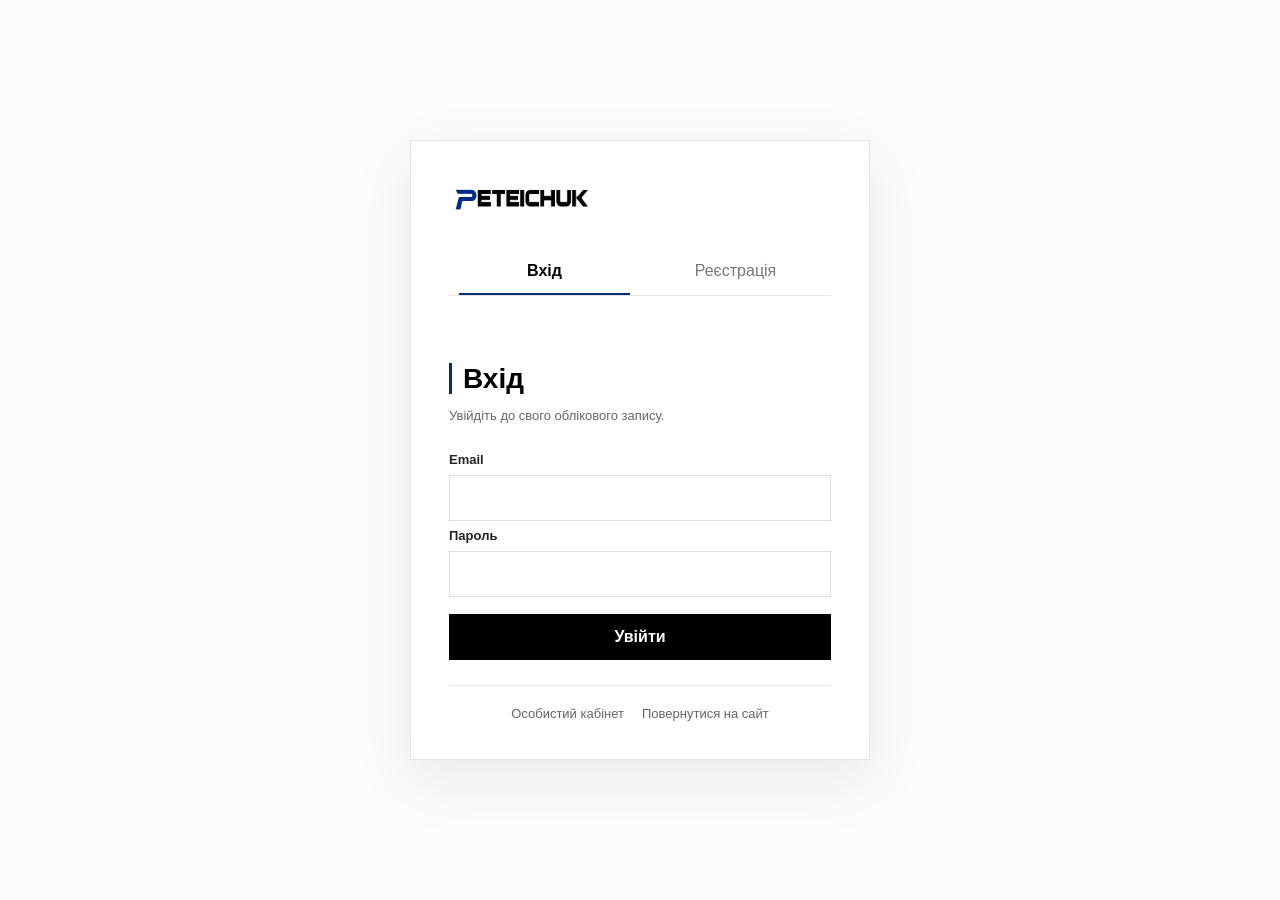
<file: admin.html>
<!DOCTYPE html>
<html lang="uk">
<head>
<meta charset="UTF-8">
<meta name="viewport" content="width=device-width,initial-scale=1.0">
<title>Peteichuk — Панель управління</title>
<link rel="stylesheet" href="css/admin.css">
<style>
.reviews-admin-summary{margin-top:18px}
.review-admin-card{border:1px solid #ddd;background:#fff;padding:20px;margin-top:14px}
.review-admin-card.is-hidden{opacity:.68;background:#f7f7f7}
.review-admin-top{display:flex;justify-content:space-between;gap:20px;align-items:flex-start}
.review-admin-name{font-weight:700;font-size:18px}
.review-admin-meta{font-size:13px;color:#666;margin-top:5px}
.review-admin-rating{color:#002c7e;font-size:18px;white-space:nowrap}
.review-admin-service{display:inline-block;border:1px solid #ddd;padding:5px 9px;font-size:12px;margin-top:10px}
.review-admin-text{margin:16px 0;line-height:1.65;white-space:pre-wrap}
.review-admin-status{font-size:13px;margin:10px 0}
.review-admin-status.published{color:#176b35}
.review-admin-status.hidden{color:#9b2c2c}
.review-admin-reply{border-left:3px solid #002c7e;background:#f7f8fa;padding:12px 15px;margin:15px 0}
.review-admin-reply strong{display:block;margin-bottom:5px}
.review-admin-actions{display:flex;flex-wrap:wrap;gap:8px;margin-top:15px}
.review-admin-actions button{border:1px solid #ccc;background:#fff;padding:9px 13px;cursor:pointer;font:inherit}
.review-admin-actions button:hover{border-color:#002c7e;color:#002c7e}
.review-admin-actions button.danger{color:#a00000;border-color:#d5b0b0}
.review-admin-actions button.danger:hover{border-color:#a00000;color:#fff;background:#a00000}
.review-admin-editor{display:none;margin-top:15px}
.review-admin-editor.active{display:block}
.review-admin-editor textarea,.review-admin-reply-form textarea{width:100%;box-sizing:border-box;min-height:120px;padding:12px;border:1px solid #ccc;font:inherit;resize:vertical}
.review-admin-reply-form{margin-top:15px}
.review-admin-reply-form textarea{min-height:90px}
.review-admin-form-actions{display:flex;gap:8px;margin-top:8px;flex-wrap:wrap}
.review-admin-form-actions button{border:1px solid #ccc;background:#fff;padding:8px 12px;cursor:pointer;font:inherit}
.review-admin-form-actions button.primary{background:#002c7e;color:#fff;border-color:#002c7e}
.review-admin-empty{border:1px dashed #ccc;padding:30px;text-align:center;color:#666}
.review-admin-warning{padding:12px 15px;background:#fff7df;border:1px solid #e4cf91;margin-top:15px;font-size:14px;line-height:1.5}
#clearReviewsAdmin{border-color:#a00000;color:#a00000}
#clearReviewsAdmin:hover{background:#a00000;color:#fff;border-color:#a00000}
@media(max-width:600px){
.review-admin-top{display:block}
.review-admin-rating{margin-top:8px}
.review-admin-actions button{width:100%}
}

.moderation-summary{margin-top:18px}
.moderation-grid{display:grid;grid-template-columns:minmax(0,1.2fr) minmax(280px,.8fr);gap:18px;margin-top:18px}
.moderation-box{border:1px solid #ddd;background:#fff;padding:20px}
.moderation-box h2{margin:0 0 15px;font-size:20px}
.moderation-box p{line-height:1.55;color:#555}
.moderation-user-search{display:flex;gap:8px;margin-bottom:15px}
.moderation-user-search input{flex:1;min-width:0;padding:11px 12px;border:1px solid #ccc;font:inherit}
.moderation-user-search button,.moderation-button{border:1px solid #ccc;background:#fff;padding:10px 13px;cursor:pointer;font:inherit}
.moderation-user-search button:hover,.moderation-button:hover{border-color:#002c7e;color:#002c7e}
.moderation-user{border:1px solid #ddd;padding:15px;margin-top:10px;background:#fff}
.moderation-user-top{display:flex;justify-content:space-between;gap:15px;align-items:flex-start}
.moderation-user-name{font-weight:700;font-size:17px}
.moderation-user-meta{font-size:13px;color:#666;margin-top:4px;word-break:break-word}
.moderation-user-status{display:inline-block;padding:4px 8px;border:1px solid #ccc;font-size:12px;margin-top:8px}
.moderation-user-status.active{color:#176b35;border-color:#b8d9c2}
.moderation-user-status.muted{color:#9b6500;border-color:#e4cf91}
.moderation-user-status.banned{color:#a00000;border-color:#d5b0b0}
.moderation-user-actions{display:flex;flex-wrap:wrap;gap:7px;margin-top:13px}
.moderation-user-actions button{border:1px solid #ccc;background:#fff;padding:8px 11px;cursor:pointer;font:inherit}
.moderation-user-actions button:hover{border-color:#002c7e;color:#002c7e}
.moderation-user-actions button.danger{color:#a00000;border-color:#d5b0b0}
.moderation-user-actions button.danger:hover{background:#a00000;color:#fff;border-color:#a00000}
.moderation-form{display:grid;gap:10px}
.moderation-form input,.moderation-form select,.moderation-form textarea{width:100%;box-sizing:border-box;padding:11px 12px;border:1px solid #ccc;font:inherit}
.moderation-form textarea{min-height:90px;resize:vertical}
.moderation-form button{border:1px solid #002c7e;background:#002c7e;color:#fff;padding:11px 14px;cursor:pointer;font:inherit}
.moderation-form button:hover{opacity:.9}
.moderation-rule-list{display:grid;gap:8px;margin-top:12px}
.moderation-rule{display:flex;justify-content:space-between;gap:10px;align-items:center;border:1px solid #ddd;padding:9px 11px}
.moderation-rule span{word-break:break-word}
.moderation-rule button{border:1px solid #d5b0b0;background:#fff;color:#a00000;padding:5px 9px;cursor:pointer}
.moderation-rule button:hover{background:#a00000;color:#fff}
.moderation-mode{margin-top:10px}
.moderation-history{margin-top:12px}
.moderation-history-item{border-left:3px solid #002c7e;background:#f7f8fa;padding:10px 12px;margin-top:8px}
.moderation-history-item strong{display:block}
.moderation-history-item small{display:block;color:#666;margin-top:4px}
.moderation-empty{border:1px dashed #ccc;padding:25px;text-align:center;color:#666}
.moderation-warning{padding:12px 15px;background:#fff7df;border:1px solid #e4cf91;margin-top:15px;font-size:14px;line-height:1.5}
.moderation-danger{padding:12px 15px;background:#fff2f2;border:1px solid #dfb4b4;margin-top:15px;font-size:14px;line-height:1.5}
@media(max-width:900px){
.moderation-grid{grid-template-columns:1fr}
}

.moderation-protected{padding:12px 15px;background:#f4f7ff;border:1px solid #c9d6ef;margin-top:15px;font-size:14px;line-height:1.5}
.moderation-owner-tools{border:1px solid #ddd;background:#fff;padding:20px;margin-top:18px}
.moderation-owner-tools h2{margin:0 0 10px;font-size:20px}
.moderation-owner-actions{display:flex;flex-wrap:wrap;gap:8px;margin-top:15px}
.moderation-owner-actions button{border:1px solid #ccc;background:#fff;padding:10px 13px;cursor:pointer;font:inherit}
.moderation-owner-actions button:hover{border-color:#002c7e;color:#002c7e}
.moderation-owner-actions button.danger{color:#a00000;border-color:#d5b0b0}
.moderation-owner-actions button.danger:hover{background:#a00000;color:#fff;border-color:#a00000}
.moderation-protected-badge{display:inline-block;margin-top:8px;padding:4px 8px;border:1px solid #b9c9e6;color:#002c7e;font-size:12px}

@media(max-width:600px){
.moderation-user-top{display:block}
.moderation-user-actions button{width:100%}
.moderation-user-search{display:block}
.moderation-user-search button{width:100%;margin-top:8px}
}


</style>
</head>
<body>
<main class="admin-page">
<div class="admin-container">
<header class="admin-header">
<div>
<a href="index.html" class="admin-logo"><img src="logotype/peteichuk.png" alt="Peteichuk"></a>
<p>Панель управління чатом</p>
</div>
<div class="admin-actions">
<a href="cabinet.html">Кабінет</a>
<a href="index.html">На сайт</a>
<button id="adminLogout" type="button">Вийти</button>
</div>
</header>
<div class="admin-status" id="adminStatus" aria-live="polite"></div>
<section class="admin-summary">
<div><span>Користувачів</span><strong id="usersCount">0</strong></div>
<div><span>Онлайн</span><strong id="onlineCount">0</strong></div>
<div><span>Повідомлень</span><strong id="messagesCount">0</strong></div>
<div><span>Нових</span><strong id="newCount">0</strong></div>
<div><span>Партнерських</span><strong id="partnerCount">0</strong></div>
<div><span>Нових партнерських</span><strong id="newPartnerCount">0</strong></div>
</section>
<section class="admin-section" id="moderationSection">
<div class="admin-section-head">
<div>
<p>Модерація</p>
<h1>Користувачі та правила контенту</h1>
</div>
</div>
<div class="admin-summary moderation-summary">
<div><span>Попереджень</span><strong id="moderationWarningsCount">0</strong></div>
<div><span>Порушень</span><strong id="moderationViolationsCount">0</strong></div>
<div><span>Мутів</span><strong id="moderationMutedCount">0</strong></div>
<div><span>Банів</span><strong id="moderationBannedCount">0</strong></div>
</div>
<div class="moderation-warning">
Модерація зберігається локально у поточному прототипі. Реальний захист від обходу блокування потребуватиме серверної перевірки та Supabase RLS.
</div>
<div class="moderation-grid">
<div class="moderation-box">
<h2>Модерація користувачів</h2>
<div class="moderation-user-search">
<input id="moderationUserSearch" type="search" placeholder="Пошук за ім'ям або email..." maxlength="254">
<button id="moderationRefreshUsers" type="button">Оновити</button>
</div>
<div id="moderationUsersList"></div>
</div>
<div>
<div class="moderation-box">
<h2>Заборонені слова</h2>
<form id="bannedWordForm" class="moderation-form">
<input id="bannedWordInput" type="text" placeholder="Слово або фраза" maxlength="120" required>
<select id="bannedWordAction">
<option value="replace">Замінювати на ***</option>
<option value="block">Повністю блокувати</option>
<option value="review">Передавати на модерацію</option>
</select>
<button type="submit">Додати правило</button>
</form>
<div id="bannedWordsList" class="moderation-rule-list"></div>
</div>
<div class="moderation-box" style="margin-top:18px">
<h2>Заборонені сайти</h2>
<form id="bannedDomainForm" class="moderation-form">
<input id="bannedDomainInput" type="text" placeholder="example.com" maxlength="253" required>
<select id="bannedDomainAction">
<option value="block">Блокувати</option>
<option value="review">Передавати на модерацію</option>
</select>
<button type="submit">Додати домен</button>
</form>
<div id="bannedDomainsList" class="moderation-rule-list"></div>
</div>
<div class="moderation-box" style="margin-top:18px">
<h2>Режим зовнішніх посилань</h2>
<div class="moderation-form">
<select id="externalLinksMode">
<option value="allow">Дозволяти зовнішні посилання</option>
<option value="block">Блокувати всі зовнішні посилання</option>
<option value="blacklist">Блокувати лише заборонені домени</option>
<option value="review">Передавати зовнішні посилання на модерацію</option>
</select>
<button id="saveExternalLinksMode" type="button">Зберегти режим</button>
</div>
</div>
</div>
</div>
<div class="moderation-box" style="margin-top:18px">
<h2>Історія модерації користувача</h2>
<div id="moderationHistory">
<div class="moderation-empty">Оберіть користувача для перегляду історії.</div>
</div>
</div>
</section>
<section class="admin-section">
    
<div class="moderation-owner-tools" id="moderationOwnerTools">
<h2>Повне очищення модерації</h2>
<p>Ці дії доступні лише власнику. Вони дозволяють повністю скинути санкції та історію модерації.</p>
<div class="moderation-owner-actions">
<button type="button" id="clearSelectedModerationHistory">Очистити історію користувача</button>
<button type="button" id="clearAllWarnings" class="danger">Очистити всі попередження</button>
<button type="button" id="clearAllViolations" class="danger">Очистити всі порушення</button>
<button type="button" id="clearAllModeration" class="danger">Скинути всю модерацію</button>
</div>
</div>

<div class="admin-section-head">
<div>
<p>Аналітика</p>
<h1>Статистика сайту</h1>
</div>
<button id="clearAnalytics" type="button">Очистити аналітику</button>
</div>
<div class="admin-summary analytics-summary">
<div><span>Відвідування</span><strong id="analyticsVisits">0</strong></div>
<div><span>Подій</span><strong id="analyticsEvents">0</strong></div>
<div><span>Унікальних сесій</span><strong id="analyticsSessions">0</strong></div>
<div><span>Останній візит</span><strong id="analyticsLastVisit">—</strong></div>
</div>
<div class="analytics-details">
<div class="analytics-box">
<h2>Останні відвідування</h2>
<div id="analyticsVisitsList"></div>
</div>
<div class="analytics-box">
<h2>Популярні дії</h2>
<div id="analyticsActionsList"></div>
</div>
</div>
</section>
<section class="admin-section">
<div class="admin-section-head">
<div>
<p>Повідомлення</p>
<h1>Вхідні звернення</h1>
</div>
<button id="clearMessages" type="button">Очистити локальні повідомлення</button>
</div>
<div class="messages" id="messages"></div>
</section>
<section class="admin-section">
<div class="admin-section-head">
<div>
<p>Партнерство</p>
<h1>Партнерські пропозиції</h1>
</div>
<button id="clearPartnerProposals" type="button">Очистити пропозиції</button>
</div>
<div class="messages" id="partnerProposals"></div>
</section>
<section class="admin-section" id="reviewsModerationSection">
<div class="admin-section-head">
<div>
<p>Модерація</p>
<h1>Відгуки користувачів</h1>
</div>
<button id="clearReviewsAdmin" type="button">Очистити всі відгуки</button>
</div>
<div class="admin-summary reviews-admin-summary">
<div><span>Усього</span><strong id="adminReviewsCount">0</strong></div>
<div><span>Опубліковано</span><strong id="adminReviewsPublished">0</strong></div>
<div><span>Приховано</span><strong id="adminReviewsHidden">0</strong></div>
<div><span>З відповіддю</span><strong id="adminReviewsAnswered">0</strong></div>
</div>
<div class="review-admin-warning">
Модерація працює з тим самим локальним сховищем відгуків, що й сторінка відгуків. У поточному локальному прототипі дані спільні лише для одного браузера та домену.
</div>
<div class="messages" id="adminReviewsList"></div>
</section>
<section class="admin-section">
<div class="admin-section-head">
<div>
<p>Користувачі</p>
<h1>Зареєстровані акаунти та онлайн</h1>
</div>
</div>
<div class="users" id="users"></div>
</section>
<section class="admin-section">
<div class="admin-section-head">
<div>
<p>Безпека</p>
<h1>Дані адміністратора</h1>
</div>
</div>
<div class="security-box">
<p>Паролі та їх SHA-256 хеші навмисно не показуються в панелі. Для локального прототипу роль адміністратора можна призначити окремим інструментом нижче.</p>
<form id="promoteForm" class="promote-form">
<input id="promoteEmail" type="email" placeholder="Email користувача" maxlength="254" required>
<select id="promoteRole">
<option value="admin">admin</option>
<option value="moderator">moderator</option>
<option value="user">user</option>
</select>
<button type="submit">Змінити роль</button>
</form>
<div id="promoteStatus"></div>
<form id="adminPasswordForm" class="admin-password-form">
<input id="adminPasswordEmail" type="email" placeholder="Email користувача" maxlength="254" required>
<input id="adminNewPassword" type="password" placeholder="Новий пароль" minlength="8" autocomplete="new-password" required>
<button type="submit">Встановити пароль</button>
</form>
<div id="adminPasswordStatus"></div>
</div>
</section>
<section class="admin-section owner-audit-section" id="ownerAuditSection">
<div class="admin-section-head">
<div>
<p>Контроль</p>
<h1>Журнал дій адміністрації</h1>
</div>
<button id="clearLogs" type="button">Очистити журнал</button>
</div>
<div class="admin-logs" id="adminLogs"></div>
</section>
</div>
</main>
<script src="js/admin.js"></script>
<script>
(function(){
"use strict";
var USERS_KEY="peteichuk_users";
var SESSION_KEY="peteichuk_session";
var MODERATION_KEY="peteichuk_moderation_v1";
var LOGS_KEY="peteichuk_admin_logs";
var SETTINGS_KEY="peteichuk_moderation_settings_v1";
var currentUser=null;
var currentRole="user";
var selectedUserId=null;
function readJSON(key,fallback){
try{
var value=localStorage.getItem(key);
return value?JSON.parse(value):fallback;
}catch(error){
return fallback;
}
}
function saveJSON(key,value){
localStorage.setItem(key,JSON.stringify(value));
}
function getUsers(){
var users=readJSON(USERS_KEY,[]);
return Array.isArray(users)?users:[];
}
function getSession(){
return readJSON(SESSION_KEY,null);
}
function getCurrentUser(){
var session=getSession();
if(!session)return null;
var users=getUsers();
if(session.email){
var found=users.find(function(user){
return String(user.email||"").toLowerCase()===String(session.email).toLowerCase();
});
if(found)return found;
}
if(session.user)return session.user;
return session;
}
function detectRole(){
var user=getCurrentUser();
if(!user)return "user";
if(user.isOwner===true||user.owner===true)return "owner";
var role=String(user.role||"user").toLowerCase();
if(role==="owner")return "owner";
if(role==="admin")return "admin";
if(role==="moderator")return "moderator";
return "user";
}
function canManage(){
return ["owner","admin"].indexOf(currentRole)!==-1;
}
function canModerate(){
return ["owner","admin","moderator"].indexOf(currentRole)!==-1;
}
function canOwner(){
return currentRole==="owner";
}
function isProtectedUser(user){
if(!user)return false;
var role=String(user.role||"user").toLowerCase();
return user.isOwner===true||user.owner===true||role==="owner"||role==="admin"||role==="moderator";
}
function canPunishUser(user){
return canManage()&&!isProtectedUser(user);
}
function escapeHTML(value){
return String(value==null?"":value)
.replace(/&/g,"&amp;")
.replace(/</g,"&lt;")
.replace(/>/g,"&gt;")
.replace(/"/g,"&quot;")
.replace(/'/g,"&#039;");
}
function getModerationData(){
var data=readJSON(MODERATION_KEY,{});
return data&&typeof data==="object"?data:{};
}
function saveModerationData(data){
saveJSON(MODERATION_KEY,data);
window.dispatchEvent(new StorageEvent("storage",{key:MODERATION_KEY,newValue:JSON.stringify(data)}));
}
function createEmptyModeration(){
return {
status:"active",
mutedUntil:null,
bannedUntil:null,
permanentBan:false,
warnings:0,
violations:0,
reason:"",
history:[],
updatedAt:null,
updatedBy:null
};
}
function getUserModeration(user){
var data=getModerationData();
var id=String(user.id||user.email||"");
if(!data[id]){
data[id]=createEmptyModeration();
saveModerationData(data);
}
if(!Array.isArray(data[id].history))data[id].history=[];
if(typeof data[id].warnings!=="number")data[id].warnings=Number(data[id].warnings||0);
if(typeof data[id].violations!=="number")data[id].violations=Number(data[id].violations||0);
return data[id];
}
function saveUserModeration(user,moderation){
var data=getModerationData();
var id=String(user.id||user.email||"");
data[id]=moderation;
saveModerationData(data);
}
function getSettings(){
var settings=readJSON(SETTINGS_KEY,null);
if(!settings){
settings={
bannedWords:[],
bannedDomains:[],
externalLinksMode:"allow"
};
}
if(!Array.isArray(settings.bannedWords))settings.bannedWords=[];
if(!Array.isArray(settings.bannedDomains))settings.bannedDomains=[];
if(!settings.externalLinksMode)settings.externalLinksMode="allow";
return settings;
}
function saveSettings(settings){
saveJSON(SETTINGS_KEY,settings);
window.dispatchEvent(new StorageEvent("storage",{key:SETTINGS_KEY,newValue:JSON.stringify(settings)}));
}
function getAdminName(){
var user=currentUser||{};
return user.name||user.displayName||user.email||"Адміністратор";
}
function addLog(action,user,details){
var logs=readJSON(LOGS_KEY,[]);
if(!Array.isArray(logs))logs=[];
logs.unshift({
id:"mod_"+Date.now()+"_"+Math.random().toString(36).slice(2),
action:action,
userId:user?(user.id||user.email||null):null,
userName:user?(user.name||user.displayName||user.email||"Користувач"):null,
adminId:currentUser?(currentUser.id||currentUser.email||"admin"):"admin",
adminName:getAdminName(),
details:details||"",
createdAt:new Date().toISOString()
});
saveJSON(LOGS_KEY,logs.slice(0,500));
}
function formatDate(value){
if(!value)return "—";
var date=new Date(value);
if(isNaN(date.getTime()))return String(value);
return date.toLocaleString("uk-UA",{dateStyle:"medium",timeStyle:"short"});
}
function isFuture(value){
if(!value)return false;
var time=new Date(value).getTime();
return isFinite(time)&&time>Date.now();
}
function getStatus(user){
if(isProtectedUser(user)){
return {type:"active",text:"Захищена роль"};
}
var moderation=getUserModeration(user);
if(moderation.permanentBan)return {type:"banned",text:"Постійний бан"};
if(isFuture(moderation.bannedUntil))return {type:"banned",text:"Бан до "+formatDate(moderation.bannedUntil)};
if(isFuture(moderation.mutedUntil))return {type:"muted",text:"Мут до "+formatDate(moderation.mutedUntil)};
if(moderation.bannedUntil||moderation.mutedUntil){
moderation.bannedUntil=null;
moderation.mutedUntil=null;
moderation.permanentBan=false;
saveUserModeration(user,moderation);
}
return {type:"active",text:"Активний"};
}
function renderStats(){
var users=getUsers();
var warnings=0;
var violations=0;
var muted=0;
var banned=0;
users.forEach(function(user){
if(isProtectedUser(user))return;
var moderation=getUserModeration(user);
warnings+=Number(moderation.warnings||0);
violations+=Number(moderation.violations||0);
var status=getStatus(user);
if(status.type==="muted")muted++;
if(status.type==="banned")banned++;
});
document.getElementById("moderationWarningsCount").textContent=warnings;
document.getElementById("moderationViolationsCount").textContent=violations;
document.getElementById("moderationMutedCount").textContent=muted;
document.getElementById("moderationBannedCount").textContent=banned;
}
function renderUsers(){
var container=document.getElementById("moderationUsersList");
if(!container)return;
var search=String(document.getElementById("moderationUserSearch").value||"").trim().toLowerCase();
var users=getUsers().filter(function(user){
if(!search)return true;
return String(user.name||user.displayName||"").toLowerCase().indexOf(search)!==-1||String(user.email||"").toLowerCase().indexOf(search)!==-1;
});
if(!users.length){
container.innerHTML='<div class="moderation-empty">Користувачів не знайдено.</div>';
return;
}
container.innerHTML=users.map(function(user){
var moderation=getUserModeration(user);
var status=getStatus(user);
var id=String(user.id||user.email||"");
var name=user.name||user.displayName||"Користувач";
var email=user.email||"";
var protectedUser=isProtectedUser(user);
var role=String(user.role||"user").toLowerCase();
var punishmentButtons=protectedUser?
'<span class="moderation-protected-badge">Захищена роль: '+escapeHTML(role==="user"?"owner":role)+'</span>':
'<button type="button" data-mod-action="warning" data-user-id="'+escapeHTML(id)+'">Попередження</button>'+
'<button type="button" data-mod-action="mute" data-user-id="'+escapeHTML(id)+'">Мут</button>'+
'<button type="button" data-mod-action="ban" data-user-id="'+escapeHTML(id)+'">Бан</button>';
return '<article class="moderation-user" data-moderation-user="'+escapeHTML(id)+'">'+
'<div class="moderation-user-top">'+
'<div>'+
'<div class="moderation-user-name">'+escapeHTML(name)+'</div>'+
'<div class="moderation-user-meta">'+escapeHTML(email)+'</div>'+
'<span class="moderation-user-status '+status.type+'">'+escapeHTML(status.text)+'</span>'+
'</div>'+
'<div>Попереджень: <strong>'+Number(moderation.warnings||0)+'</strong><br>Порушень: <strong>'+Number(moderation.violations||0)+'</strong></div>'+
'</div>'+
'<div class="moderation-user-actions">'+
punishmentButtons+
'<button type="button" data-mod-action="history" data-user-id="'+escapeHTML(id)+'">Історія</button>'+
(!protectedUser&&status.type==="muted"?'<button type="button" data-mod-action="unmute" data-user-id="'+escapeHTML(id)+'">Зняти мут</button>':"")+
(!protectedUser&&status.type==="banned"?'<button type="button" data-mod-action="unban" data-user-id="'+escapeHTML(id)+'">Зняти бан</button>':"")+
'</div>'+
'</article>';
}).join("");
bindUserActions();
}
function findUser(id){
return getUsers().find(function(user){
return String(user.id||user.email||"")===String(id);
});
}
function addModerationHistory(user,type,reason,duration){
var moderation=getUserModeration(user);
moderation.history=Array.isArray(moderation.history)?moderation.history:[];
moderation.history.unshift({
type:type,
reason:reason||"",
duration:duration||"",
adminId:currentUser?(currentUser.id||currentUser.email||"admin"):"admin",
adminName:getAdminName(),
createdAt:new Date().toISOString()
});
moderation.history=moderation.history.slice(0,100);
moderation.updatedAt=new Date().toISOString();
moderation.updatedBy=getAdminName();
saveUserModeration(user,moderation);
}
function askReason(title){
var reason=prompt(title+" Причина:");
if(reason===null)return null;
reason=reason.trim();
if(!reason)reason="Порушення правил спільноти";
return reason;
}
function applyWarning(user){
if(!canPunishUser(user)){
alert("Власнику, адміністратору або модератору не можна видати попередження.");
return;
}
var reason=askReason("Винести попередження.");
if(reason===null)return;
var moderation=getUserModeration(user);
moderation.warnings=Number(moderation.warnings||0)+1;
moderation.violations=Number(moderation.violations||0)+1;
moderation.reason=reason;
saveUserModeration(user,moderation);
addModerationHistory(user,"warning",reason,"");
addLog("moderation_warning",user,"Попередження. Причина: "+reason);
renderAll();
alert("Попередження видано.");
}
function getDurationMinutes(type){
if(type==="5m")return 5;
if(type==="30m")return 30;
if(type==="1h")return 60;
if(type==="24h")return 1440;
if(type==="7d")return 10080;
return 0;
}
function applyMute(user){
if(!canPunishUser(user)){
alert("Власнику, адміністратору або модератору не можна видати мут.");
return;
}
var duration=prompt("Термін муту: 5m, 30m, 1h, 24h, 7d або permanent","30m");
if(duration===null)return;
duration=duration.trim().toLowerCase();
var minutes=getDurationMinutes(duration);
var permanent=duration==="permanent";
if(!minutes&&!permanent){
alert("Невірний термін.");
return;
}
var reason=askReason("Видати мут.");
if(reason===null)return;
var moderation=getUserModeration(user);
moderation.violations=Number(moderation.violations||0)+1;
moderation.reason=reason;
moderation.mutedUntil=permanent?null:new Date(Date.now()+minutes*60000).toISOString();
moderation.bannedUntil=null;
moderation.permanentBan=false;
saveUserModeration(user,moderation);
addModerationHistory(user,"mute",reason,permanent?"permanent":duration);
addLog("moderation_mute",user,"Мут: "+(permanent?"назавжди":duration)+". Причина: "+reason);
renderAll();
}
function applyBan(user){
if(!canPunishUser(user)){
alert("Власнику, адміністратору або модератору не можна видати бан.");
return;
}
var duration=prompt("Термін бану: 1h, 24h, 7d або permanent","24h");
if(duration===null)return;
duration=duration.trim().toLowerCase();
var minutes=duration==="1h"?60:duration==="24h"?1440:duration==="7d"?10080:0;
var permanent=duration==="permanent";
if(!minutes&&!permanent){
alert("Невірний термін.");
return;
}
var reason=askReason("Заблокувати користувача.");
if(reason===null)return;
var moderation=getUserModeration(user);
moderation.violations=Number(moderation.violations||0)+1;
moderation.reason=reason;
moderation.permanentBan=permanent;
moderation.bannedUntil=permanent?null:new Date(Date.now()+minutes*60000).toISOString();
moderation.mutedUntil=null;
saveUserModeration(user,moderation);
addModerationHistory(user,"ban",reason,permanent?"permanent":duration);
addLog("moderation_ban",user,"Бан: "+(permanent?"назавжди":duration)+". Причина: "+reason);
renderAll();
}
function removeMute(user){
if(!canPunishUser(user)){
alert("Цю роль не можна змінювати через систему санкцій.");
return;
}
var moderation=getUserModeration(user);
moderation.mutedUntil=null;
moderation.updatedAt=new Date().toISOString();
saveUserModeration(user,moderation);
addModerationHistory(user,"unmute","Мут знято адміністратором","");
addLog("moderation_unmute",user,"Мут знято.");
renderAll();
}
function removeBan(user){
if(!canPunishUser(user)){
alert("Цю роль не можна змінювати через систему санкцій.");
return;
}
var moderation=getUserModeration(user);
moderation.bannedUntil=null;
moderation.permanentBan=false;
moderation.updatedAt=new Date().toISOString();
saveUserModeration(user,moderation);
addModerationHistory(user,"unban","Бан знято адміністратором","");
addLog("moderation_unban",user,"Бан знято.");
renderAll();
}
function renderHistory(user){
selectedUserId=user?String(user.id||user.email||""):null;
var container=document.getElementById("moderationHistory");
if(!user){
container.innerHTML='<div class="moderation-empty">Оберіть користувача для перегляду історії.</div>';
return;
}
var moderation=getUserModeration(user);
var history=Array.isArray(moderation.history)?moderation.history:[];
if(!history.length){
container.innerHTML='<div class="moderation-empty">Історія для цього користувача порожня.</div>';
return;
}
var clearButton=canOwner()?'<div class="moderation-owner-actions"><button type="button" class="danger" data-clear-history-user="'+escapeHTML(String(user.id||user.email||""))+'">Очистити історію цього користувача</button></div>':"";
container.innerHTML='<div><strong>'+escapeHTML(user.name||user.displayName||user.email||"Користувач")+'</strong></div>'+clearButton+history.map(function(item){
return '<div class="moderation-history-item"><strong>'+escapeHTML(item.type||"Дія")+'</strong><div>'+escapeHTML(item.reason||"Без причини")+'</div><small>'+escapeHTML(item.duration||"")+' · '+escapeHTML(item.adminName||"Адміністратор")+' · '+escapeHTML(formatDate(item.createdAt))+'</small></div>';
}).join("");
var clear=container.querySelector("[data-clear-history-user]");
if(clear){
clear.addEventListener("click",function(){
clearSelectedHistory(user);
});
}
}
function clearSelectedHistory(user){
if(!canOwner())return;
if(!user&&selectedUserId)user=findUser(selectedUserId);
if(!user){
alert("Спочатку оберіть користувача.");
return;
}
if(isProtectedUser(user)){
alert("Історію санкцій захищеної ролі не можна змінювати через санкції.");
return;
}
if(!confirm("Очистити всю історію модерації цього користувача?\n\nПопередження та порушення залишаться без змін."))return;
var moderation=getUserModeration(user);
moderation.history=[];
moderation.updatedAt=new Date().toISOString();
moderation.updatedBy=getAdminName();
saveUserModeration(user,moderation);
addLog("clear_user_moderation_history",user,"Власник очистив історію модерації користувача.");
renderAll();
renderHistory(user);
}
function clearAllWarnings(){
if(!canOwner())return;
var users=getUsers();
if(!users.length){
alert("Користувачів немає.");
return;
}
if(!confirm("Очистити ВСІ попередження?\n\nПопередження всіх звичайних користувачів буде встановлено в 0.\n\nЗахищені ролі не змінюються."))return;
var data=getModerationData();
users.forEach(function(user){
if(isProtectedUser(user))return;
var id=String(user.id||user.email||"");
if(!data[id])return;
data[id].warnings=0;
data[id].updatedAt=new Date().toISOString();
data[id].updatedBy=getAdminName();
});
saveModerationData(data);
addLog("clear_all_warnings",null,"Власник очистив усі попередження звичайних користувачів.");
renderAll();
alert("Усі попередження очищено.");
}
function clearAllViolations(){
if(!canOwner())return;
var users=getUsers();
if(!users.length){
alert("Користувачів немає.");
return;
}
if(!confirm("Очистити ВСІ порушення?\n\nПорушення всіх звичайних користувачів буде встановлено в 0.\n\nЗахищені ролі не змінюються."))return;
var data=getModerationData();
users.forEach(function(user){
if(isProtectedUser(user))return;
var id=String(user.id||user.email||"");
if(!data[id])return;
data[id].violations=0;
data[id].updatedAt=new Date().toISOString();
data[id].updatedBy=getAdminName();
});
saveModerationData(data);
addLog("clear_all_violations",null,"Власник очистив усі порушення звичайних користувачів.");
renderAll();
alert("Усі порушення очищено.");
}
function clearAllModeration(){
if(!canOwner())return;
var data=getModerationData();
var count=0;
Object.keys(data).forEach(function(id){
var user=findUser(id);
if(user&&isProtectedUser(user))return;
count++;
});
if(!confirm("ПОВНІСТЮ ОЧИСТИТИ МОДЕРАЦІЮ?\n\nБуде скинуто для звичайних користувачів:\n• усі попередження\n• усі порушення\n• усі мути\n• усі бани\n• усі причини санкцій\n• усю історію модерації\n\nЗахищені ролі owner/admin/moderator не змінюються.\n\nЦю дію неможливо скасувати."))return;
Object.keys(data).forEach(function(id){
var user=findUser(id);
if(user&&isProtectedUser(user))return;
data[id]=createEmptyModeration();
data[id].updatedAt=new Date().toISOString();
data[id].updatedBy=getAdminName();
});
saveModerationData(data);
addLog("clear_all_moderation",null,"Власник повністю очистив модерацію звичайних користувачів. Оброблено записів: "+count+".");
selectedUserId=null;
renderAll();
document.getElementById("moderationHistory").innerHTML='<div class="moderation-empty">Історію та санкції звичайних користувачів повністю очищено.</div>';
alert("Модерацію звичайних користувачів повністю очищено.");
}
function resetModerationAfterSessionsClear(){
if(!canOwner())return false;
var data=getModerationData();
var count=0;
Object.keys(data).forEach(function(id){
var user=findUser(id);
if(user&&isProtectedUser(user))return;
count++;
data[id]=createEmptyModeration();
data[id].updatedAt=new Date().toISOString();
data[id].updatedBy=getAdminName();
});
saveModerationData(data);
addLog("clear_all_sessions_moderation_reset",null,"Після підтвердження очищення всіх сеансів власник скинув санкції, попередження, порушення та історію звичайних користувачів. Записів: "+count+".");
selectedUserId=null;
renderAll();
var history=document.getElementById("moderationHistory");
if(history){
history.innerHTML='<div class="moderation-empty">Після очищення всіх сеансів модерацію звичайних користувачів скинуто.</div>';
}
return true;
}
function bindUserActions(){
document.querySelectorAll("[data-mod-action]").forEach(function(button){
button.addEventListener("click",function(){
var user=findUser(button.dataset.userId);
if(!user)return;
var action=button.dataset.modAction;
if(action==="warning")applyWarning(user);
if(action==="mute")applyMute(user);
if(action==="ban")applyBan(user);
if(action==="unmute")removeMute(user);
if(action==="unban")removeBan(user);
if(action==="history")renderHistory(user);
});
});
}
function renderRules(){
var settings=getSettings();
var words=document.getElementById("bannedWordsList");
var domains=document.getElementById("bannedDomainsList");
words.innerHTML=settings.bannedWords.length?settings.bannedWords.map(function(item,index){
return '<div class="moderation-rule"><span>'+escapeHTML(item.value)+' · '+escapeHTML(item.action)+'</span><button type="button" data-remove-word="'+index+'">Видалити</button></div>';
}).join(""):'<div class="moderation-empty">Заборонених слів немає.</div>';
domains.innerHTML=settings.bannedDomains.length?settings.bannedDomains.map(function(item,index){
return '<div class="moderation-rule"><span>'+escapeHTML(item.value)+' · '+escapeHTML(item.action)+'</span><button type="button" data-remove-domain="'+index+'">Видалити</button></div>';
}).join(""):'<div class="moderation-empty">Заборонених доменів немає.</div>';
document.getElementById("externalLinksMode").value=settings.externalLinksMode;
words.querySelectorAll("[data-remove-word]").forEach(function(button){
button.addEventListener("click",function(){
if(!canManage())return;
var current=getSettings();
current.bannedWords.splice(Number(button.dataset.removeWord),1);
saveSettings(current);
renderRules();
});
});
domains.querySelectorAll("[data-remove-domain]").forEach(function(button){
button.addEventListener("click",function(){
if(!canManage())return;
var current=getSettings();
current.bannedDomains.splice(Number(button.dataset.removeDomain),1);
saveSettings(current);
renderRules();
});
});
}
function normalizeText(value){
return String(value||"").toLowerCase().normalize("NFKC").replace(/[\u200B-\u200D\uFEFF]/g,"").replace(/[^\p{L}\p{N}]+/gu," ").replace(/\s+/g," ").trim();
}
function normalizeDomain(value){
return String(value||"").toLowerCase().replace(/^https?:\/\//,"").replace(/^www\./,"").split("/")[0].split(":")[0].trim();
}
function extractDomains(text){
var matches=String(text||"").match(/(?:https?:\/\/)?(?:www\.)?[a-z0-9-]+(?:\.[a-z0-9-]+)+(?:\/[^\s]*)?/gi)||[];
return matches.map(normalizeDomain).filter(Boolean);
}
function inspectText(text){
var settings=getSettings();
var normalized=normalizeText(text);
var matchedWords=[];
settings.bannedWords.forEach(function(rule){
var value=normalizeText(rule.value);
if(value&&normalized.indexOf(value)!==-1)matchedWords.push(rule);
});
var matchedDomains=[];
extractDomains(text).forEach(function(domain){
settings.bannedDomains.forEach(function(rule){
var ruleDomain=normalizeDomain(rule.value);
if(ruleDomain&&(domain===ruleDomain||domain.endsWith("."+ruleDomain)))matchedDomains.push(rule);
});
});
var externalDomains=extractDomains(text);
var mode=settings.externalLinksMode;
var blockedByMode=mode==="block"&&externalDomains.length>0;
var reviewByMode=mode==="review"&&externalDomains.length>0;
var blockedWord=matchedWords.some(function(item){return item.action==="block";});
var reviewWord=matchedWords.some(function(item){return item.action==="review";});
var blockedDomain=matchedDomains.some(function(item){return item.action==="block";});
var reviewDomain=matchedDomains.some(function(item){return item.action==="review";});
return {
allowed:!(blockedByMode||blockedWord||blockedDomain),
action:(blockedByMode||blockedWord||blockedDomain)?"block":(reviewByMode||reviewWord||reviewDomain)?"review":matchedWords.length?"replace":"allow",
matchedWords:matchedWords,
matchedDomains:matchedDomains,
domains:externalDomains
};
}
function filterText(text){
var result=inspectText(text);
var output=String(text||"");
var settings=getSettings();
settings.bannedWords.filter(function(rule){return rule.action==="replace";}).forEach(function(rule){
var value=String(rule.value||"").trim();
if(!value)return;
var escaped=value.replace(/[.*+?^${}()|[\]\\]/g,"\\$&");
output=output.replace(new RegExp(escaped,"giu"),"***");
});
return {text:output,allowed:result.allowed,action:result.action,details:result};
}
window.PeteichukModeration={
inspectText:inspectText,
filterText:filterText,
getSettings:getSettings,
getUserModeration:getUserModeration,
isProtectedUser:isProtectedUser,
isMuted:function(user){
if(isProtectedUser(user))return false;
return getStatus(user).type==="muted";
},
isBanned:function(user){
if(isProtectedUser(user))return false;
return getStatus(user).type==="banned";
},
canPost:function(user){
if(isProtectedUser(user))return true;
return !this.isMuted(user)&&!this.isBanned(user);
},
clearAllSessionsReset:resetModerationAfterSessionsClear,
clearAllModeration:clearAllModeration,
clearAllWarnings:clearAllWarnings,
clearAllViolations:clearAllViolations
};
function renderOwnerTools(){
var ownerTools=document.getElementById("moderationOwnerTools");
if(!ownerTools)return;
ownerTools.style.display=canOwner()?"":"none";
}
function renderAll(){
renderStats();
renderUsers();
renderRules();
renderOwnerTools();
if(selectedUserId){
var user=findUser(selectedUserId);
if(user)renderHistory(user);
}
}
document.getElementById("moderationUserSearch").addEventListener("input",renderUsers);
document.getElementById("moderationRefreshUsers").addEventListener("click",renderAll);
document.getElementById("clearSelectedModerationHistory")&&document.getElementById("clearSelectedModerationHistory").addEventListener("click",function(){
if(!selectedUserId){
alert("Спочатку оберіть користувача.");
return;
}
var user=findUser(selectedUserId);
if(user)clearSelectedHistory(user);
});
document.getElementById("clearAllWarnings")&&document.getElementById("clearAllWarnings").addEventListener("click",clearAllWarnings);
document.getElementById("clearAllViolations")&&document.getElementById("clearAllViolations").addEventListener("click",clearAllViolations);
document.getElementById("clearAllModeration")&&document.getElementById("clearAllModeration").addEventListener("click",clearAllModeration);
document.getElementById("bannedWordForm").addEventListener("submit",function(event){
event.preventDefault();
if(!canManage())return;
var input=document.getElementById("bannedWordInput");
var action=document.getElementById("bannedWordAction").value;
var value=input.value.trim();
if(!value)return;
var settings=getSettings();
var normalized=normalizeText(value);
if(settings.bannedWords.some(function(item){return normalizeText(item.value)===normalized;})){
alert("Таке правило вже існує.");
return;
}
settings.bannedWords.push({value:value,action:action,createdAt:new Date().toISOString(),createdBy:getAdminName()});
saveSettings(settings);
input.value="";
renderRules();
addLog("add_banned_word",null,"Додано правило слова/фрази: "+value+". Дія: "+action+".");
});
document.getElementById("bannedDomainForm").addEventListener("submit",function(event){
event.preventDefault();
if(!canManage())return;
var input=document.getElementById("bannedDomainInput");
var action=document.getElementById("bannedDomainAction").value;
var value=normalizeDomain(input.value);
if(!value)return;
var settings=getSettings();
if(settings.bannedDomains.some(function(item){return normalizeDomain(item.value)===value;})){
alert("Такий домен уже існує.");
return;
}
settings.bannedDomains.push({value:value,action:action,createdAt:new Date().toISOString(),createdBy:getAdminName()});
saveSettings(settings);
input.value="";
renderRules();
addLog("add_banned_domain",null,"Додано заборонений домен: "+value+". Дія: "+action+".");
});
document.getElementById("saveExternalLinksMode").addEventListener("click",function(){
if(!canManage())return;
var settings=getSettings();
settings.externalLinksMode=document.getElementById("externalLinksMode").value;
saveSettings(settings);
addLog("change_external_links_mode",null,"Режим зовнішніх посилань: "+settings.externalLinksMode+".");
alert("Режим збережено.");
});
function init(){
currentUser=getCurrentUser();
currentRole=detectRole();
var section=document.getElementById("moderationSection");
if(!canManage()){
section.style.display="none";
return;
}
renderAll();
}
window.addEventListener("storage",function(event){
if(event.key===USERS_KEY||event.key===MODERATION_KEY||event.key===SETTINGS_KEY){
currentUser=getCurrentUser();
currentRole=detectRole();
renderAll();
}
if(event.key===SESSION_KEY){
currentUser=getCurrentUser();
currentRole=detectRole();
init();
}
});
init();
})();
</script>
</body>
</html>
</file>
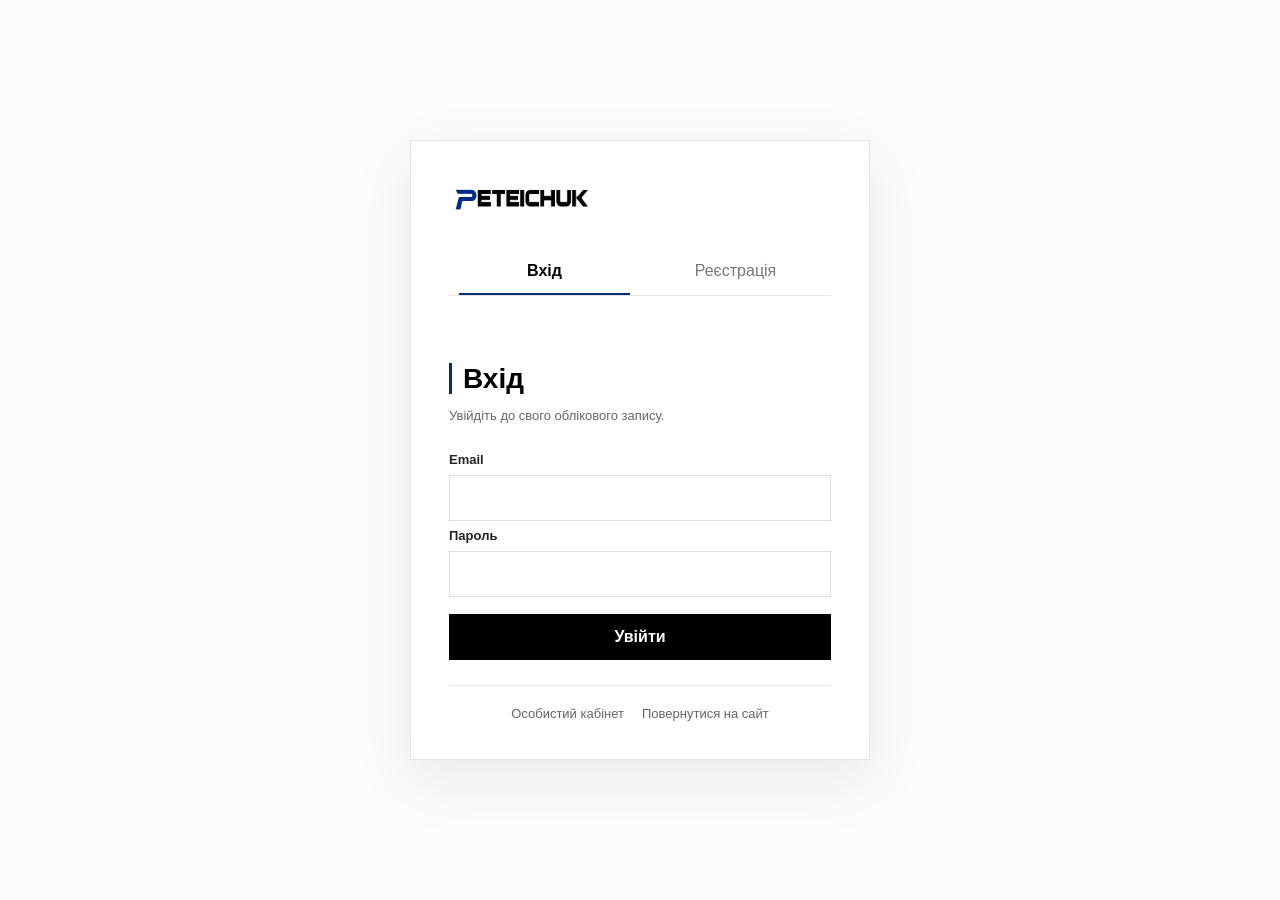
<file: auth.html>
<!DOCTYPE html>
<html lang="uk">
<head>
<meta charset="UTF-8">
<meta name="viewport" content="width=device-width,initial-scale=1.0">
<title>Peteichuk — Вхід та реєстрація</title>
<link rel="stylesheet" href="css/auth.css">
<link rel="icon" href="logotype/logotype.png">
</head>
<body>
<main class="auth-page">
<div class="auth-card">
<a class="auth-logo" href="index.html"><img src="logotype/peteichuk.png" alt="Peteichuk"></a>
<div class="auth-tabs">
<button class="auth-tab active" type="button" data-auth-tab="login">Вхід</button>
<button class="auth-tab" type="button" data-auth-tab="register">Реєстрація</button>
</div>
<div class="auth-status" id="authPageStatus" aria-live="polite"></div>
<form class="auth-form active" id="loginForm" novalidate>
<h1>Вхід</h1>
<p>Увійдіть до свого облікового запису.</p>
<label for="loginEmail">Email</label>
<input type="email" id="loginEmail" autocomplete="email" maxlength="254" required>
<div class="auth-field-error" id="loginEmailError"></div>
<label for="loginPassword">Пароль</label>
<input type="password" id="loginPassword" autocomplete="current-password" maxlength="128" required>
<div class="auth-field-error" id="loginPasswordError"></div>
<button type="submit">Увійти</button>
</form>
<form class="auth-form" id="registerForm" novalidate>
<h1>Реєстрація</h1>
<p>Створіть обліковий запис для доступу до контактної форми та кабінету.</p>
<label for="registerName">Повне ім'я</label>
<input type="text" id="registerName" autocomplete="name" maxlength="100" required>
<div class="auth-field-error" id="registerNameError"></div>
<label for="registerEmail">Email</label>
<input type="email" id="registerEmail" autocomplete="email" maxlength="254" required>
<div class="auth-field-error" id="registerEmailError"></div>
<label for="registerPassword">Пароль</label>
<input type="password" id="registerPassword" autocomplete="new-password" maxlength="128" required>
<div class="auth-field-error" id="registerPasswordError"></div>
<label for="registerPasswordConfirm">Повторіть пароль</label>
<input type="password" id="registerPasswordConfirm" autocomplete="new-password" maxlength="128" required>
<div class="auth-field-error" id="registerPasswordConfirmError"></div>
<button type="submit">Створити акаунт</button>
</form>
<div class="auth-links">
<a class="auth-back" href="cabinet.html">Особистий кабінет</a>
<a class="auth-back" href="index.html">Повернутися на сайт</a>
</div>
</div>
</main>
<script src="js/auth.js"></script>
</body>
</html>
</file>
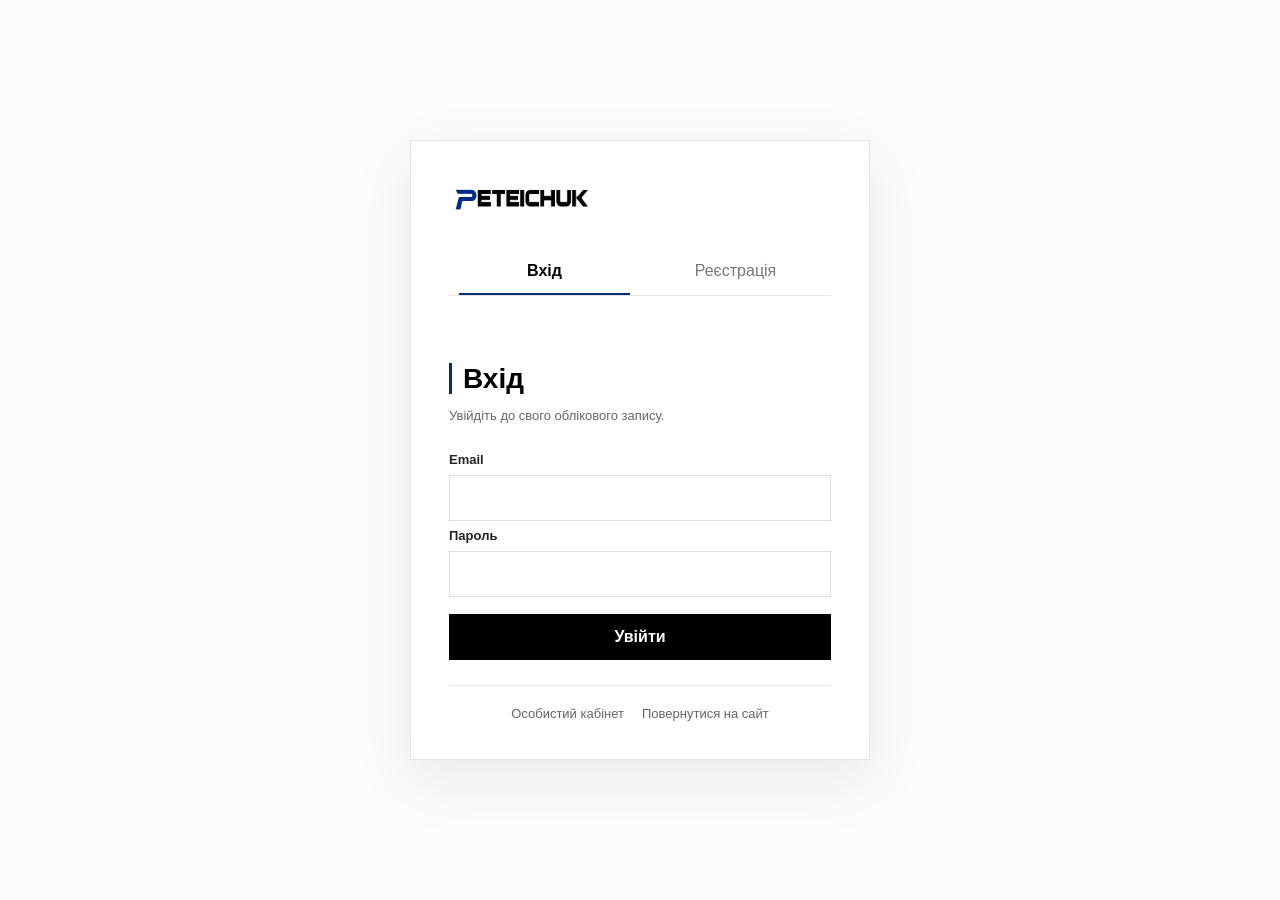
<file: cabinet.html>
<!DOCTYPE html>

<html lang="uk">
<head>
<meta charset="UTF-8">
<meta name="viewport" content="width=device-width,initial-scale=1.0">
<title>Peteichuk — Особистий кабінет</title>
<link rel="stylesheet" href="css/cabinet.css">
<link rel="stylesheet" href="https://cdnjs.cloudflare.com/ajax/libs/font-awesome/4.7.0/css/font-awesome.min.css">
</head>
<body>
<main class="cabinet-page">
<div class="cabinet-container">
<header class="cabinet-header">
<div>
<a class="cabinet-logo" href="index.html"><img src="logotype/peteichuk.png" alt="Peteichuk"></a>
<p class="cabinet-label">Особистий кабінет</p>
</div>
<div class="cabinet-actions">
<a class="cabinet-admin" id="adminLink" href="admin.html">Адмін-панель</a>
<button class="cabinet-logout" id="logoutBtn" type="button">Вийти</button>
</div>
</header>
<section class="cabinet-welcome">
<div class="cabinet-profile-head">
<div class="cabinet-avatar-wrap">
<img id="profileAvatar" class="cabinet-avatar" src="" alt="Аватар користувача">
<div class="cabinet-avatar-placeholder" id="avatarPlaceholder"><i class="fa fa-user"></i></div>
</div>
<div>
<p class="cabinet-kicker">Ваш профіль</p>
<h1 id="userName">Користувач</h1>
<p id="userEmail"></p>
<span class="cabinet-online" id="onlineStatus">Онлайн</span>
</div>
</div>
</section>
<div class="cabinet-grid">
<a class="cabinet-card" href="index.html#team">
<span class="cabinet-icon"><i class="fa fa-user"></i></span>
<strong>Резюме команди</strong>
<span>Переглянути інформацію про учасників команди.</span>
</a>
<a class="cabinet-card" href="index.html#contact">
<span class="cabinet-icon"><i class="fa fa-envelope"></i></span>
<strong>Контактна форма</strong>
<span>Повернутися до форми та надіслати повідомлення.</span>
</a>
<div class="cabinet-card cabinet-card-static">
<span class="cabinet-icon"><i class="fa fa-comments"></i></span>
<strong>Мої повідомлення</strong>
<span id="messageCount">0 повідомлень</span>
</div>
<div class="cabinet-card cabinet-card-static">
<span class="cabinet-icon"><i class="fa fa-shield"></i></span>
<strong>Статус</strong>
<span id="roleStatus">Авторизований користувач</span>
</div>
<div class="cabinet-card cabinet-card-static">
<span class="cabinet-icon"><i class="fa fa-star"></i></span>
<strong>Статистика</strong>
<span id="ratingPoints">0 балів</span>
</div>
</div>
<section class="cabinet-profile">
<div class="cabinet-section-head">
<div>
<p class="cabinet-kicker">Налаштування</p>
<h2>Мій профіль</h2>
</div>
<p>Тут можна змінити власні дані.</p>
</div>
<form id="profileForm" class="cabinet-form">
<div class="cabinet-form-avatar">
<div class="cabinet-avatar-large-wrap">
<img id="profileAvatarPreview" class="cabinet-avatar-large" src="" alt="Попередній перегляд аватарки">
<div class="cabinet-avatar-placeholder cabinet-avatar-placeholder-large" id="avatarPreviewPlaceholder"><i class="fa fa-user"></i></div>
</div>
<div>
<label for="profileAvatarInput">Аватарка</label>
<input id="profileAvatarInput" type="file" accept="image/*">
<small>Оберіть зображення для аватарки.</small>
</div>
</div>
<div class="cabinet-form-grid">
<div class="cabinet-field">
<label for="profileName">Ім'я</label>
<input id="profileName" type="text" maxlength="100" required>
</div>
<div class="cabinet-field">
<label for="profileEmail">Email</label>
<input id="profileEmail" type="email" maxlength="160" required>
</div>
<div class="cabinet-field">
<label for="profilePhone">Номер телефону</label>
<input id="profilePhone" type="tel" maxlength="40" placeholder="+380...">
</div>
<div class="cabinet-field">
<label for="profileCompany">Фірма / організація</label>
<input id="profileCompany" type="text" maxlength="160">
</div>
<div class="cabinet-field cabinet-field-full">
<label for="profileAddress">Адреса</label>
<input id="profileAddress" type="text" maxlength="250">
</div>
<div class="cabinet-field cabinet-field-full">
<label for="profileBio">Про себе</label>
<textarea id="profileBio" maxlength="1000" rows="5" placeholder="Коротка інформація про вас"></textarea>
</div>
</div>
<div class="cabinet-socials">
<div class="cabinet-section-head">
<div>
<p class="cabinet-kicker">Зв'язок</p>
<h3>Соціальні мережі</h3>
</div>
</div>
<div class="cabinet-form-grid">
<div class="cabinet-field">
<label for="socialInstagram"><i class="fa fa-instagram"></i> Instagram</label>
<input id="socialInstagram" type="url" maxlength="300" placeholder="https://instagram.com/...">
</div>
<div class="cabinet-field">
<label for="socialFacebook"><i class="fa fa-facebook"></i> Facebook</label>
<input id="socialFacebook" type="url" maxlength="300" placeholder="https://facebook.com/...">
</div>
<div class="cabinet-field">
<label for="socialTelegram"><i class="fa fa-telegram"></i> Telegram</label>
<input id="socialTelegram" type="url" maxlength="300" placeholder="https://t.me/...">
</div>
<div class="cabinet-field">
<label for="socialTiktok"><i class="fa fa-music"></i> TikTok</label>
<input id="socialTiktok" type="url" maxlength="300" placeholder="https://tiktok.com/@...">
</div>
<div class="cabinet-field">
<label for="socialLinkedin"><i class="fa fa-linkedin"></i> LinkedIn</label>
<input id="socialLinkedin" type="url" maxlength="300" placeholder="https://linkedin.com/in/...">
</div>
<div class="cabinet-field">
<label for="socialTwitter"><i class="fa fa-twitter"></i> X / Twitter</label>
<input id="socialTwitter" type="url" maxlength="300" placeholder="https://x.com/...">
</div>
<div class="cabinet-field cabinet-field-full">
<label for="socialWebsite"><i class="fa fa-globe"></i> Власний сайт</label>
<input id="socialWebsite" type="url" maxlength="300" placeholder="https://...">
</div>
</div>
</div>
<div class="cabinet-form-actions">
<button type="submit">Зберегти профіль</button>
<span id="profileStatus"></span>
</div>
</form>
</section>
<section class="cabinet-password">
<div class="cabinet-section-head">
<div>
<p class="cabinet-kicker">Безпека</p>
<h2>Зміна пароля</h2>
</div>
<p>Новий пароль буде збережений тільки як SHA-256 хеш.</p>
</div>
<form id="passwordForm" class="cabinet-form">
<div class="cabinet-form-grid">
<div class="cabinet-field cabinet-field-full">
<label for="currentPassword">Поточний пароль</label>
<input id="currentPassword" type="password" autocomplete="current-password" required>
</div>
<div class="cabinet-field">
<label for="newPassword">Новий пароль</label>
<input id="newPassword" type="password" autocomplete="new-password" minlength="8" required>
</div>
<div class="cabinet-field">
<label for="confirmNewPassword">Повторіть новий пароль</label>
<input id="confirmNewPassword" type="password" autocomplete="new-password" minlength="8" required>
</div>
</div>
<div class="cabinet-form-actions">
<button type="submit">Змінити пароль</button>
<span id="passwordStatus"></span>
</div>
</form>
</section>
<section class="cabinet-account-status">
<div class="cabinet-status-box">
<span class="cabinet-icon"><i class="fa fa-star"></i></span>
<div>
<strong>Бали користувача</strong>
<p id="accountRating">0 балів</p>
</div>
</div>
<div class="cabinet-status-box">
<span class="cabinet-icon"><i class="fa fa-shield"></i></span>
<div>
<strong>Статус акаунта</strong>
<p id="accountStatus">Активний</p>
</div>
</div>
</section>
<section class="cabinet-danger">
<div class="cabinet-section-head">
<div>
<p class="cabinet-kicker">Небезпечна зона</p>
<h2>Видалення акаунта</h2>
</div>
<p>Ця дія є незворотною.</p>
</div>
<div class="cabinet-danger-box">
<div>
<strong>Видалити мій акаунт</strong>
<p>Після видалення ви втратите доступ до свого профілю. Цю дію неможливо скасувати.</p>
</div>
<button id="deleteAccountBtn" type="button">Видалити акаунт</button>
</div>
</section>
<section class="cabinet-chat">
<div class="cabinet-chat-head">
<div>
<p class="cabinet-kicker">Звернення</p>
<h2>Мої повідомлення</h2>
</div>
<a href="index.html#contact">Нове повідомлення</a>
</div>
<div id="userMessages" class="user-messages"></div>
</section>
<div class="cabinet-notice" id="cabinetNotice"></div>
</div>
</main>
<script src="js/cabinet.js"></script>
</body>
</html>
</file>
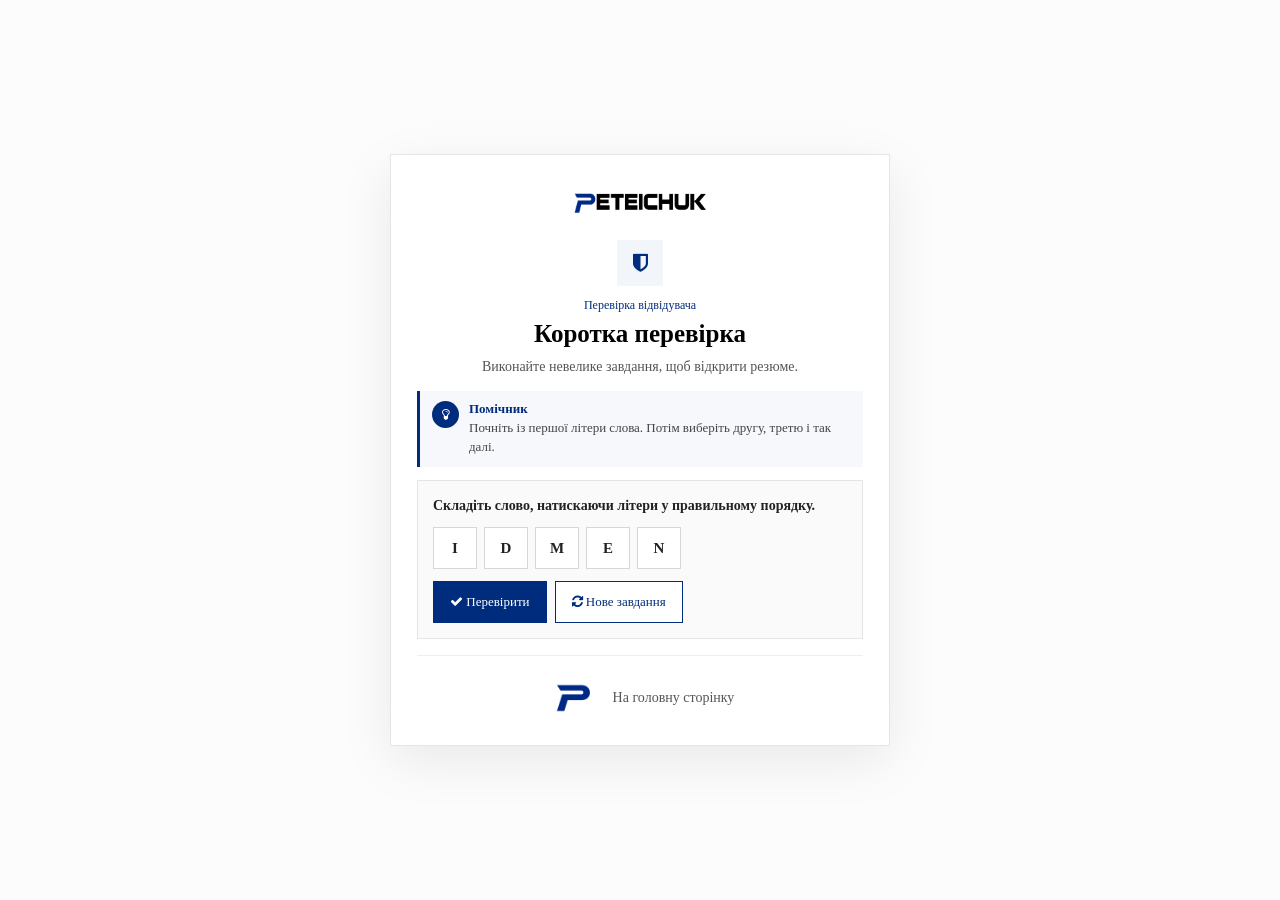
<file: lebenslauf.html>
<!DOCTYPE html>
<html lang="uk">
<head>
<meta charset="UTF-8">
<meta name="viewport" content="width=device-width,initial-scale=1.0">
<title>Резюме | Василь Пейтейчук</title>
<link rel="icon" href="logotype/logotype.png">
<link rel="stylesheet" href="https://cdnjs.cloudflare.com/ajax/libs/font-awesome/4.7.0/css/font-awesome.min.css" integrity="sha512-SfTiTlX6kk+qitfevl/7LibUOeJWlt9rbyDn92a1DqWOw9vWG2MFoays0sgObmWazO5BQPiFucnnEAjpAB+/Sw==" crossorigin="anonymous" referrerpolicy="no-referrer">
<link rel="stylesheet" href="css/lebenslauf.css">
</head>
<body>
<div id="security-screen" role="dialog" aria-modal="true" aria-labelledby="security-title">
<div class="security-box">
<img src="partners/peteichuk.png" alt="Peteichuk" class="security-logo">
<div class="security-icon"><i class="fa fa-shield"></i></div>
<span class="security-kicker">Перевірка відвідувача</span>
<h1 id="security-title">Коротка перевірка</h1>
<p class="security-description">Виконайте невелике завдання, щоб відкрити резюме.</p>
<div class="security-helper">
<div class="security-helper-icon"><i class="fa fa-lightbulb-o"></i></div>
<div class="security-helper-content">
<span class="security-helper-title">Помічник</span>
<span id="security-helper-text" class="security-helper-text">Натискайте літери в правильному порядку, щоб скласти слово.</span>
</div>
</div>
<input type="text" id="website-field" class="security-honeypot" tabindex="-1" autocomplete="off" aria-hidden="true">
<div class="security-task">
<div id="security-question" class="security-question"></div>
<div id="security-items" class="security-items"></div>
<div id="security-answer" class="security-answer"></div>
<div class="security-actions">
<button type="button" id="security-check" class="security-button"><i class="fa fa-check"></i> Перевірити</button>
<button type="button" id="security-reset" class="security-button secondary"><i class="fa fa-refresh"></i> Нове завдання</button>
</div>
<div id="security-status" class="security-status" aria-live="polite"></div>
</div>
<div id="security-progress" class="security-progress"><span id="security-progress-bar"></span></div>
<a href="index.html" class="security-home">
<img src="logotype/logotype.png" alt="">
<span>На головну сторінку</span>
</a>
</div>
</div>
<div id="resume-root">
<header class="site-header">
<nav class="navbar">
<a class="logotype" href="index.html" aria-label="На головну сторінку">
<img src="partners/peteichuk.png" alt="Peteichuk">
</a>
<a class="back-link" href="index.html"><i class="fa fa-arrow-left"></i><span>На головну сторінку</span></a>
</nav>
</header>
<section class="resume-section" id="resume">
<div class="resume-container">
<div class="resume-heading">
<span class="resume-kicker">Резюме</span>
<h2>Освіта, досвід та навички</h2>
<p>Короткий огляд моєї освіти, практичного досвіду, знань, навичок та інтересів.</p>
</div>
<div class="resume-content">
<div class="resume-profile">
<div class="resume-photo"><img src="we/IMG_3572.png" alt="Василь Пейтейчук"></div>
<div class="resume-profile-name">
<h3>Василь Пейтейчук</h3>
<div class="resume-location">
<span><strong>Місцезнаходження:</strong> Мінден, Німеччина</span>
<span><strong>Рідне місто:</strong> Іршава, Україна</span>
</div>
</div>
<div class="resume-contact">
<div class="resume-contact-item"><i class="fa fa-envelope"></i><a href="mailto:peteichukvasyl03@gmail.com">peteichukvasyl03@gmail.com</a></div>
<div class="resume-contact-item"><i class="fa fa-phone"></i><a href="tel:+491622882068">+49 162 2882068</a></div>
<div class="resume-contact-item"><i class="fa fa-phone"></i><a href="tel:+380978532820">+380 97 853 28 20</a></div>
<div class="resume-contact-item"><i class="fa fa-globe"></i><a href="index.html" target="_blank" rel="noopener noreferrer">Мій вебсайт</a></div>
</div>
</div>
<div class="resume-main">
<div class="resume-block">
<div class="resume-block-title"><span class="resume-line"></span><h3>Освіта</h3></div>
<div class="resume-item">
<div class="resume-date">08/2026 – дотепер</div>
<div class="resume-description"><strong>Професійне навчання у Fach-Werk Minden e.V.</strong><span>Мінден, Німеччина</span></div>
</div>
<div class="resume-item">
<div class="resume-date">09/2009 – 06/2020</div>
<div class="resume-description"><strong>Загальноосвітня школа</strong><span>село Кушниця, Іршавський район, Україна</span></div>
</div>
</div>
<div class="resume-block">
<div class="resume-block-title"><span class="resume-line"></span><h3>Практичний досвід</h3></div>
<div class="resume-item">
<div class="resume-date">до 2021</div>
<div class="resume-description"><strong>Підсобний працівник у будівельній сфері</strong><span>Допоміжні роботи під час виконання різних будівельних робіт</span></div>
</div>
<div class="resume-item">
<div class="resume-date">2021 – 2022</div>
<div class="resume-description"><strong>Працівник у будівельній сфері</strong><span>Робота з каменем, деревом та плиткою в Чехії</span></div>
</div>
</div>
<div class="resume-block">
<div class="resume-block-title"><span class="resume-line"></span><h3>Курси та сертифікати</h3></div>
<div class="resume-item">
<div class="resume-date">2026</div>
<div class="resume-description"><strong>Курс німецької мови — рівень A2</strong><span>VHS Minden</span></div>
</div>
</div>
<div class="resume-block">
<div class="resume-block-title"><span class="resume-line"></span><h3>Знання та навички</h3></div>
<div class="resume-skills">
<div class="resume-skill"><span>Веброзробка</span><strong>HTML та CSS, базові знання JavaScript</strong></div>
<div class="resume-skill"><span>Технічні навички</span><strong>Базові навички роботи з комп'ютером, вебтехнологіями та програмуванням</strong></div>
<div class="resume-skill"><span>Мови</span><strong>Українська — рідна<br>Російська — вільне володіння<br>Німецька — рівень A2, підтверджений сертифікатом</strong></div>
</div>
</div>
<div class="resume-block">
<div class="resume-block-title"><span class="resume-line"></span><h3>Інтереси</h3></div>
<div class="resume-hobbies">
<span>Робота з технікою та виконання практичних робіт</span>
<span>Силові тренування</span>
<span>Програмування</span>
</div>
</div>
</div>
</div>
<div class="resume-footer"><span>Мінден, 03.09.2026</span><span>Василь Пейтейчук</span></div>
</div>
</section>
</div>
<script src="js/lebenslauf.js"></script>
</body>
</html>
</file>
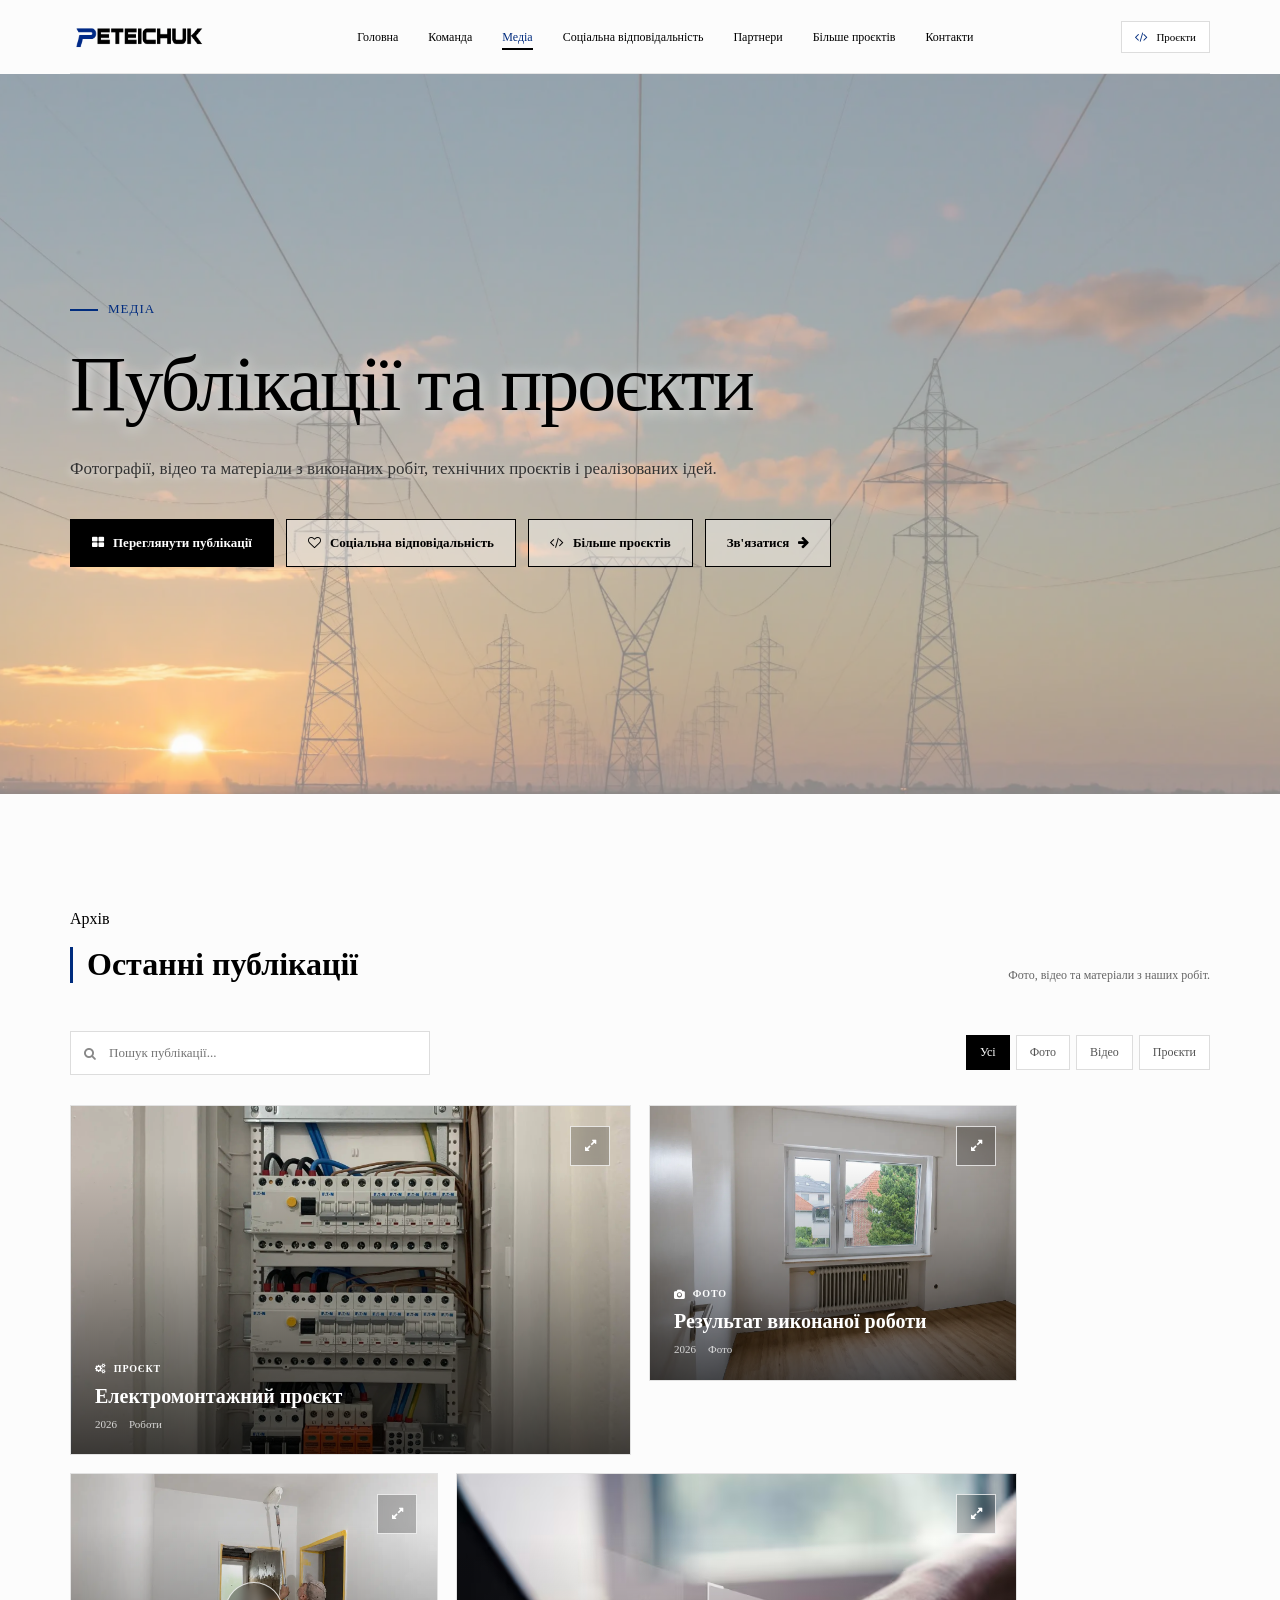
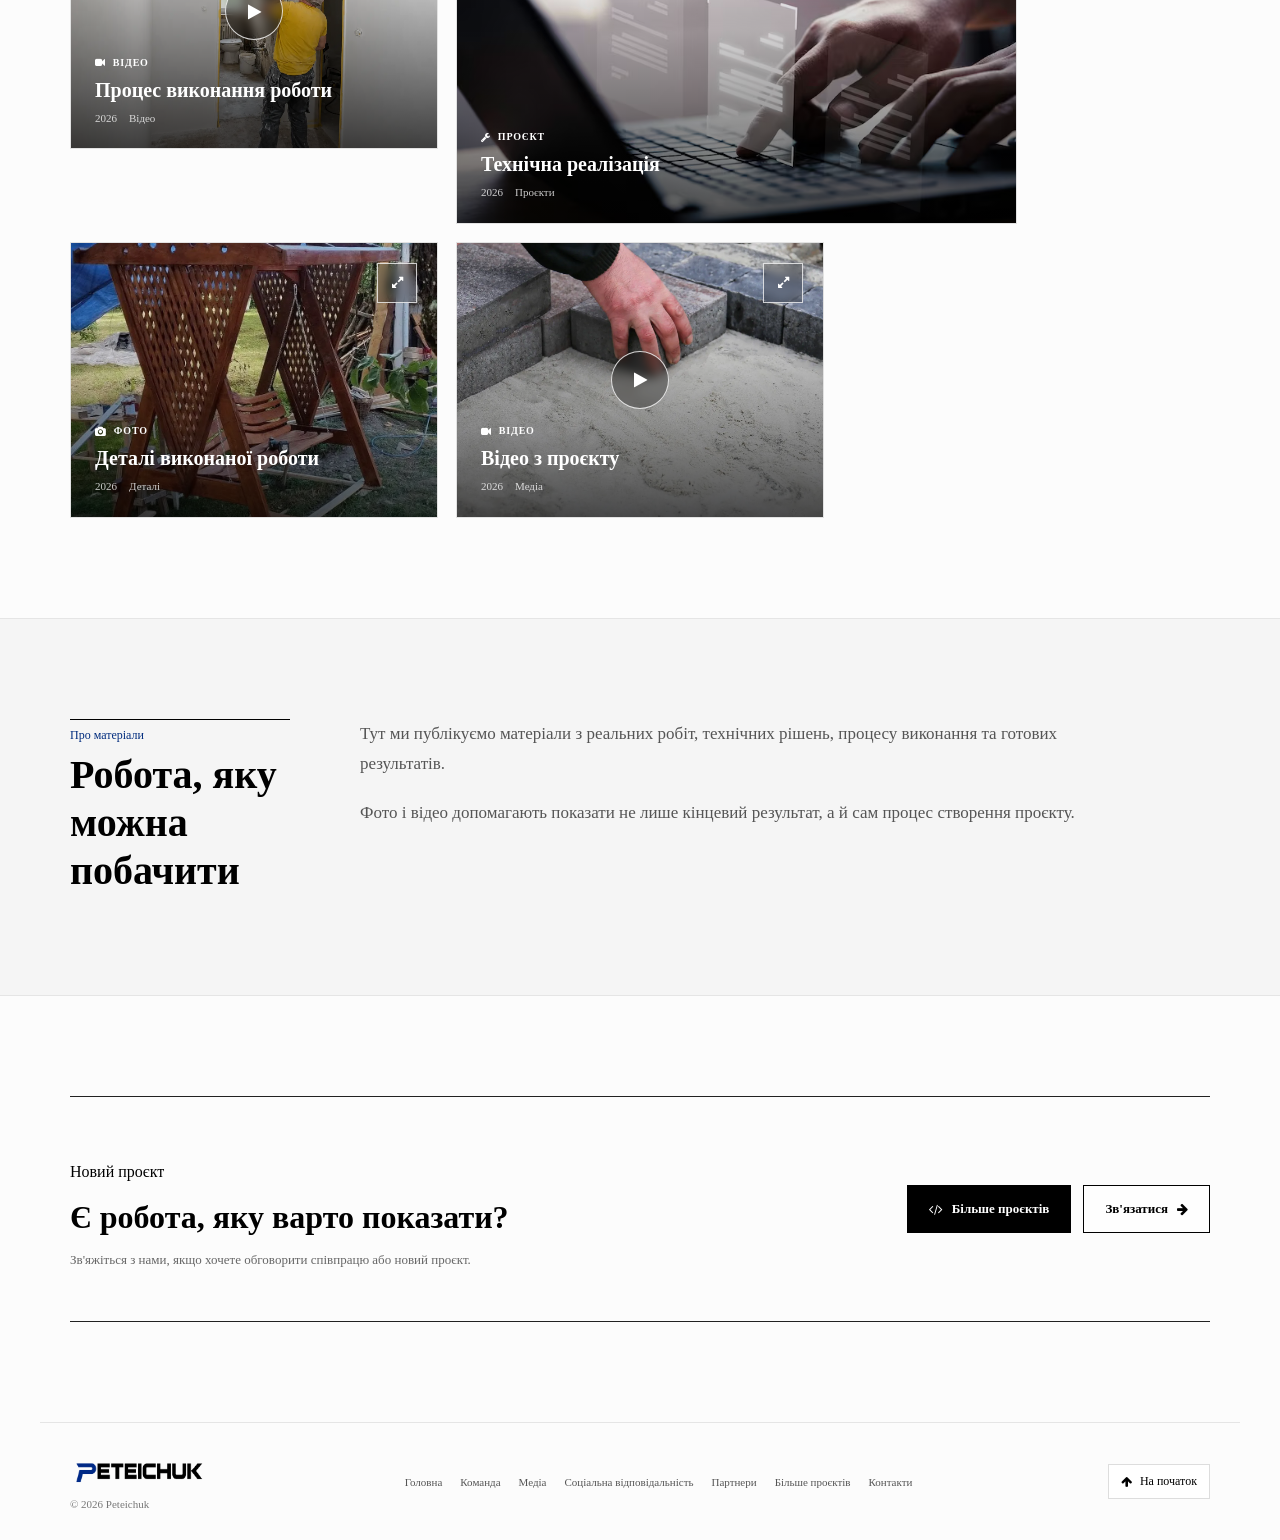
<file: media.html>
<!DOCTYPE html>
<html lang="uk">
<head>
<meta charset="UTF-8">
<meta name="viewport" content="width=device-width,initial-scale=1.0">
<meta name="description" content="Peteichuk — публікації, фотографії, відео та реалізовані проєкти.">
<title>Peteichuk — Медіа та публікації</title>
<link rel="icon" href="logotype/logotype.png">
<link rel="stylesheet" href="https://cdnjs.cloudflare.com/ajax/libs/font-awesome/4.7.0/css/font-awesome.min.css">
<link rel="stylesheet" href="css/media.css">
</head>
<body>
<header class="media-header-bar">
<div class="media-header-container">
<a class="media-logo" href="index.html">
<img src="logotype/peteichuk.png" alt="Peteichuk">
</a>
<nav class="media-nav" aria-label="Основна навігація">
<a href="index.html">Головна</a>
<a href="index.html#team">Команда</a>
<a class="active" href="media.html">Медіа</a>
<a href="social.html">Соціальна відповідальність</a>
<a href="partner.html">Партнери</a>
<a href="projects.html">Більше проєктів</a>
<a href="index.html#contact">Контакти</a>
</nav>
<div class="media-header-actions">
<a class="media-social-link" href="projects.html">
<i class="fa fa-code"></i>
<span>Проєкти</span>
</a>
</div>
</div>
</header>
<main>
<section class="media-hero">
<div class="media-hero-bg"></div>
<div class="media-hero-content">
<p class="media-kicker">Медіа</p>
<h1>Публікації та проєкти</h1>
<p>Фотографії, відео та матеріали з виконаних робіт, технічних проєктів і реалізованих ідей.</p>
<div class="media-hero-actions">
<a class="media-primary-btn" href="#publications"><i class="fa fa-th-large"></i>Переглянути публікації</a>
<a class="media-secondary-btn" href="social.html"><i class="fa fa-heart-o"></i>Соціальна відповідальність</a>
<a class="media-secondary-btn" href="projects.html"><i class="fa fa-code"></i>Більше проєктів</a>
<a class="media-tertiary-btn" href="index.html#contact">Зв'язатися<i class="fa fa-arrow-right"></i></a>
</div>
</div>
</section>
<section class="media-publications" id="publications">
<div class="media-container">
<div class="media-section-head">
<div>
<p class="media-kicker">Архів</p>
<h2>Останні публікації</h2>
</div>
<p>Фото, відео та матеріали з наших робіт.</p>
</div>
<div class="media-tools">
<div class="media-search">
<i class="fa fa-search"></i>
<input id="mediaSearch" type="search" placeholder="Пошук публікації..." autocomplete="off" aria-label="Пошук публікацій">
</div>
<div class="media-filters" id="mediaFilters">
<button class="media-filter active" type="button" data-filter="all">Усі</button>
<button class="media-filter" type="button" data-filter="photo">Фото</button>
<button class="media-filter" type="button" data-filter="video">Відео</button>
<button class="media-filter" type="button" data-filter="project">Проєкти</button>
</div>
</div>
<div class="media-grid" id="mediaGrid">
<article class="media-item media-featured" data-type="project" data-title="Електромонтажний проєкт">
<div class="media-image"><img src="image/electricity1.webp" alt="Електромонтажний проєкт" loading="lazy"></div>
<div class="media-overlay"></div>
<div class="media-content">
<div class="media-type"><i class="fa fa-cogs"></i> Проєкт</div>
<h3>Електромонтажний проєкт</h3>
<div class="media-meta"><span>2026</span><span>Роботи</span></div>
</div>
<button class="media-open" type="button" data-media="0" aria-label="Відкрити публікацію"><i class="fa fa-expand"></i></button>
</article>
<article class="media-item" data-type="photo" data-title="Результат виконаної роботи">
<div class="media-image"><img src="image/interior5.webp" alt="Результат виконаної роботи" loading="lazy"></div>
<div class="media-overlay"></div>
<div class="media-content">
<div class="media-type"><i class="fa fa-camera"></i> Фото</div>
<h3>Результат виконаної роботи</h3>
<div class="media-meta"><span>2026</span><span>Фото</span></div>
</div>
<button class="media-open" type="button" data-media="1" aria-label="Відкрити публікацію"><i class="fa fa-expand"></i></button>
</article>
<article class="media-item" data-type="video" data-title="Процес виконання роботи">
<div class="media-image"><img src="image/caulking3.webp" alt="Процес виконання роботи" loading="lazy"></div>
<div class="media-overlay"></div>
<div class="media-video-mark"><i class="fa fa-play"></i></div>
<div class="media-content">
<div class="media-type"><i class="fa fa-video-camera"></i> Відео</div>
<h3>Процес виконання роботи</h3>
<div class="media-meta"><span>2026</span><span>Відео</span></div>
</div>
<button class="media-open" type="button" data-media="2" aria-label="Відкрити відео"><i class="fa fa-expand"></i></button>
</article>
<article class="media-item media-featured" data-type="project" data-title="Технічна реалізація">
<div class="media-image"><img src="image/variousfonpeteichuk6.webp" alt="Технічна реалізація" loading="lazy"></div>
<div class="media-overlay"></div>
<div class="media-content">
<div class="media-type"><i class="fa fa-wrench"></i> Проєкт</div>
<h3>Технічна реалізація</h3>
<div class="media-meta"><span>2026</span><span>Проєкти</span></div>
</div>
<button class="media-open" type="button" data-media="3" aria-label="Відкрити публікацію"><i class="fa fa-expand"></i></button>
</article>
<article class="media-item" data-type="photo" data-title="Деталі виконаної роботи">
<div class="media-image"><img src="image/carpentry2.webp" alt="Деталі виконаної роботи" loading="lazy"></div>
<div class="media-overlay"></div>
<div class="media-content">
<div class="media-type"><i class="fa fa-camera"></i> Фото</div>
<h3>Деталі виконаної роботи</h3>
<div class="media-meta"><span>2026</span><span>Деталі</span></div>
</div>
<button class="media-open" type="button" data-media="4" aria-label="Відкрити публікацію"><i class="fa fa-expand"></i></button>
</article>
<article class="media-item" data-type="video" data-title="Відео з проєкту">
<div class="media-image"><img src="image/pavement2.webp" alt="Відео з проєкту" loading="lazy"></div>
<div class="media-overlay"></div>
<div class="media-video-mark"><i class="fa fa-play"></i></div>
<div class="media-content">
<div class="media-type"><i class="fa fa-video-camera"></i> Відео</div>
<h3>Відео з проєкту</h3>
<div class="media-meta"><span>2026</span><span>Медіа</span></div>
</div>
<button class="media-open" type="button" data-media="5" aria-label="Відкрити відео"><i class="fa fa-expand"></i></button>
</article>
</div>
<div class="media-empty" id="mediaEmpty">
<i class="fa fa-search"></i>
<strong>Нічого не знайдено</strong>
<span>Спробуйте змінити пошуковий запит або категорію.</span>
</div>
</div>
</section>
<section class="media-about">
<div class="media-container media-about-grid">
<div>
<p class="media-kicker">Про матеріали</p>
<h2>Робота, яку можна побачити</h2>
</div>
<div>
<p>Тут ми публікуємо матеріали з реальних робіт, технічних рішень, процесу виконання та готових результатів.</p>
<p>Фото і відео допомагають показати не лише кінцевий результат, а й сам процес створення проєкту.</p>
</div>
</div>
</section>
<section class="media-contact">
<div class="media-container">
<div class="media-contact-box">
<div>
<p class="media-kicker">Новий проєкт</p>
<h2>Є робота, яку варто показати?</h2>
<p>Зв'яжіться з нами, якщо хочете обговорити співпрацю або новий проєкт.</p>
</div>
<div class="media-hero-actions">
<a class="media-primary-btn" href="projects.html"><i class="fa fa-code"></i>Більше проєктів</a>
<a class="media-tertiary-btn" href="index.html#contact">Зв'язатися<i class="fa fa-arrow-right"></i></a>
</div>
</div>
</div>
</section>
</main>
<footer class="media-footer">
<div class="media-footer-container">
<div>
<a class="media-logo" href="index.html"><img src="logotype/peteichuk.png" alt="Peteichuk"></a>
<p>© <span id="mediaYear"></span> Peteichuk</p>
</div>
<nav class="media-footer-nav" aria-label="Навігація по сайту">
<a href="index.html">Головна</a>
<a href="index.html#team">Команда</a>
<a href="media.html">Медіа</a>
<a href="social.html">Соціальна відповідальність</a>
<a href="partner.html">Партнери</a>
<a href="projects.html">Більше проєктів</a>
<a href="index.html#contact">Контакти</a>
</nav>
<a class="media-footer-top" href="#" id="mediaTop"><i class="fa fa-arrow-up"></i>На початок</a>
</div>
</footer>
<div class="media-viewer" id="mediaViewer" aria-hidden="true">
<div class="media-viewer-backdrop" data-close-viewer></div>
<div class="media-viewer-content">
<button class="media-viewer-close" type="button" data-close-viewer aria-label="Закрити"><i class="fa fa-times"></i></button>
<button class="media-viewer-prev" type="button" id="mediaPrev" aria-label="Попередній матеріал"><i class="fa fa-chevron-left"></i></button>
<div class="media-viewer-stage" id="mediaViewerStage"></div>
<button class="media-viewer-next" type="button" id="mediaNext" aria-label="Наступний матеріал"><i class="fa fa-chevron-right"></i></button>
<div class="media-viewer-info">
<span class="media-viewer-counter" id="mediaViewerCounter"></span>
<span class="media-viewer-title" id="mediaViewerTitle"></span>
</div>
</div>
</div>
<script src="js/media.js"></script>
</body>
</html>
</file>
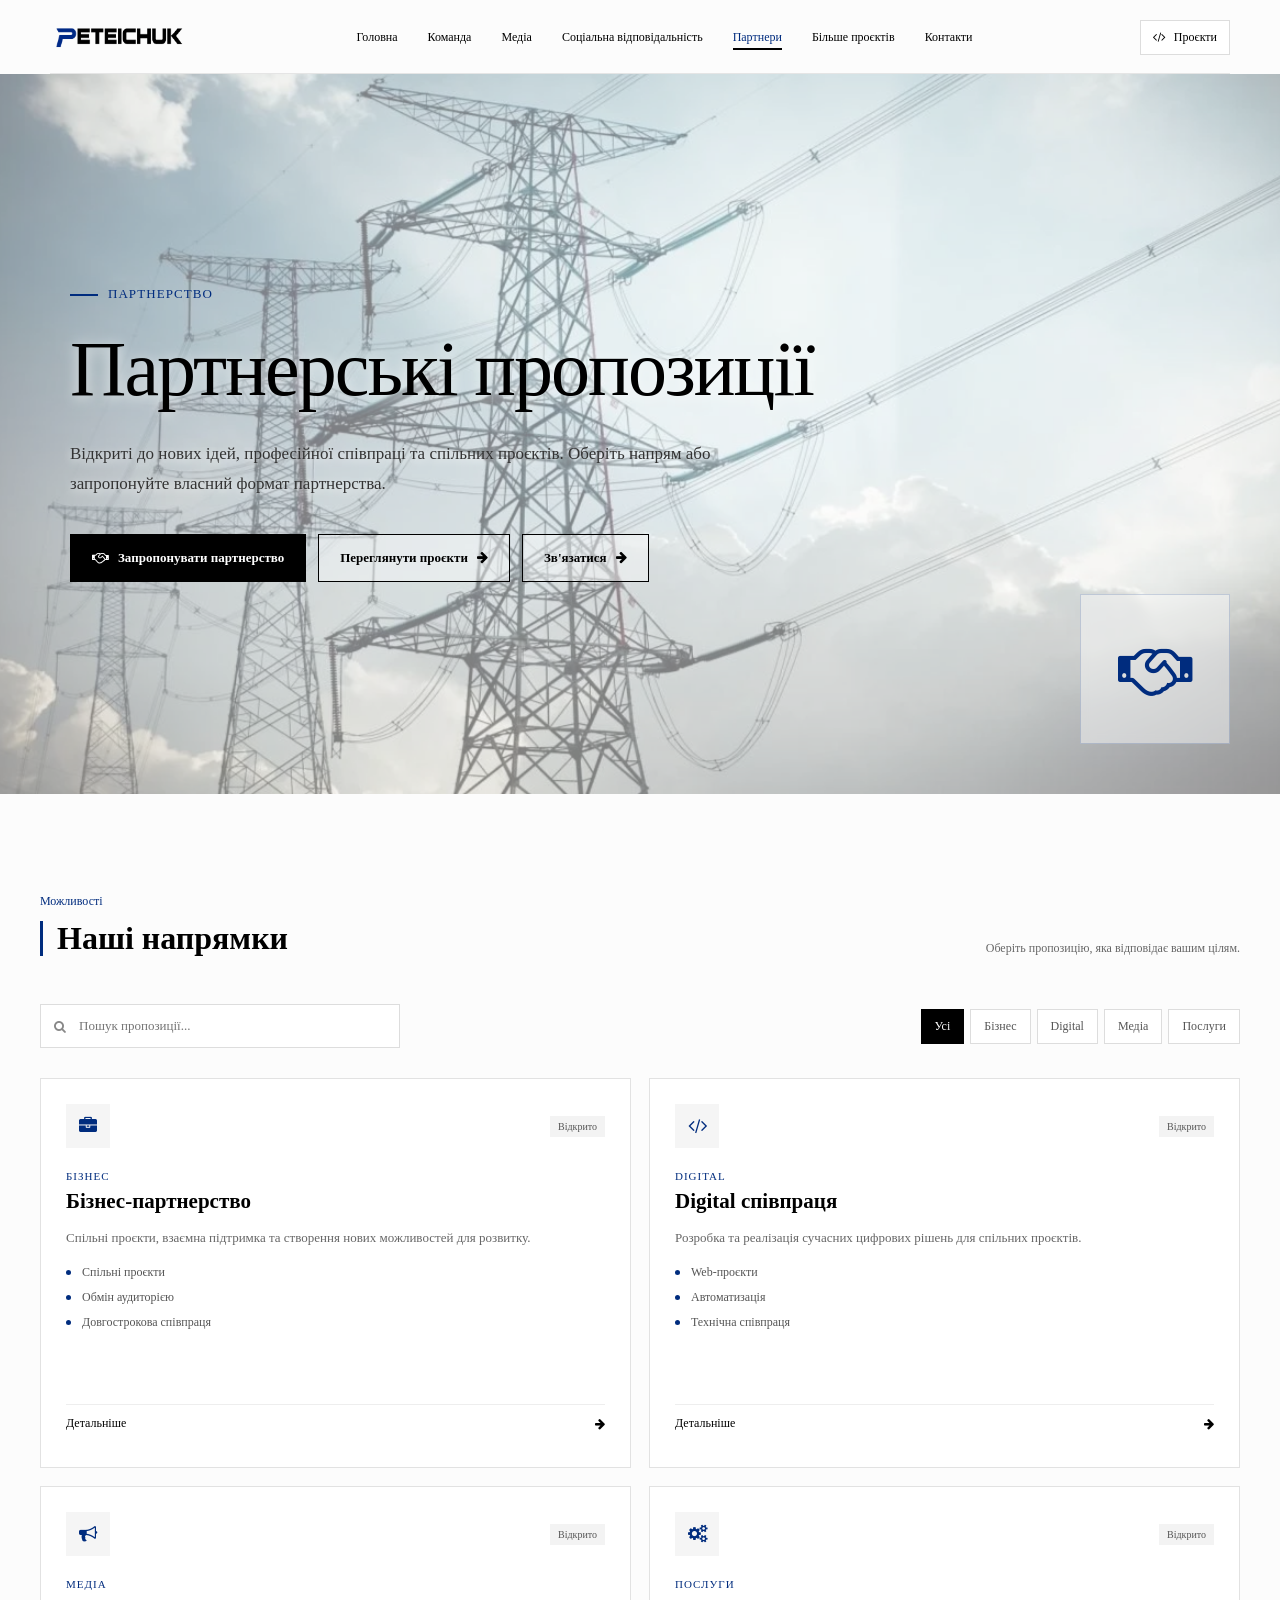
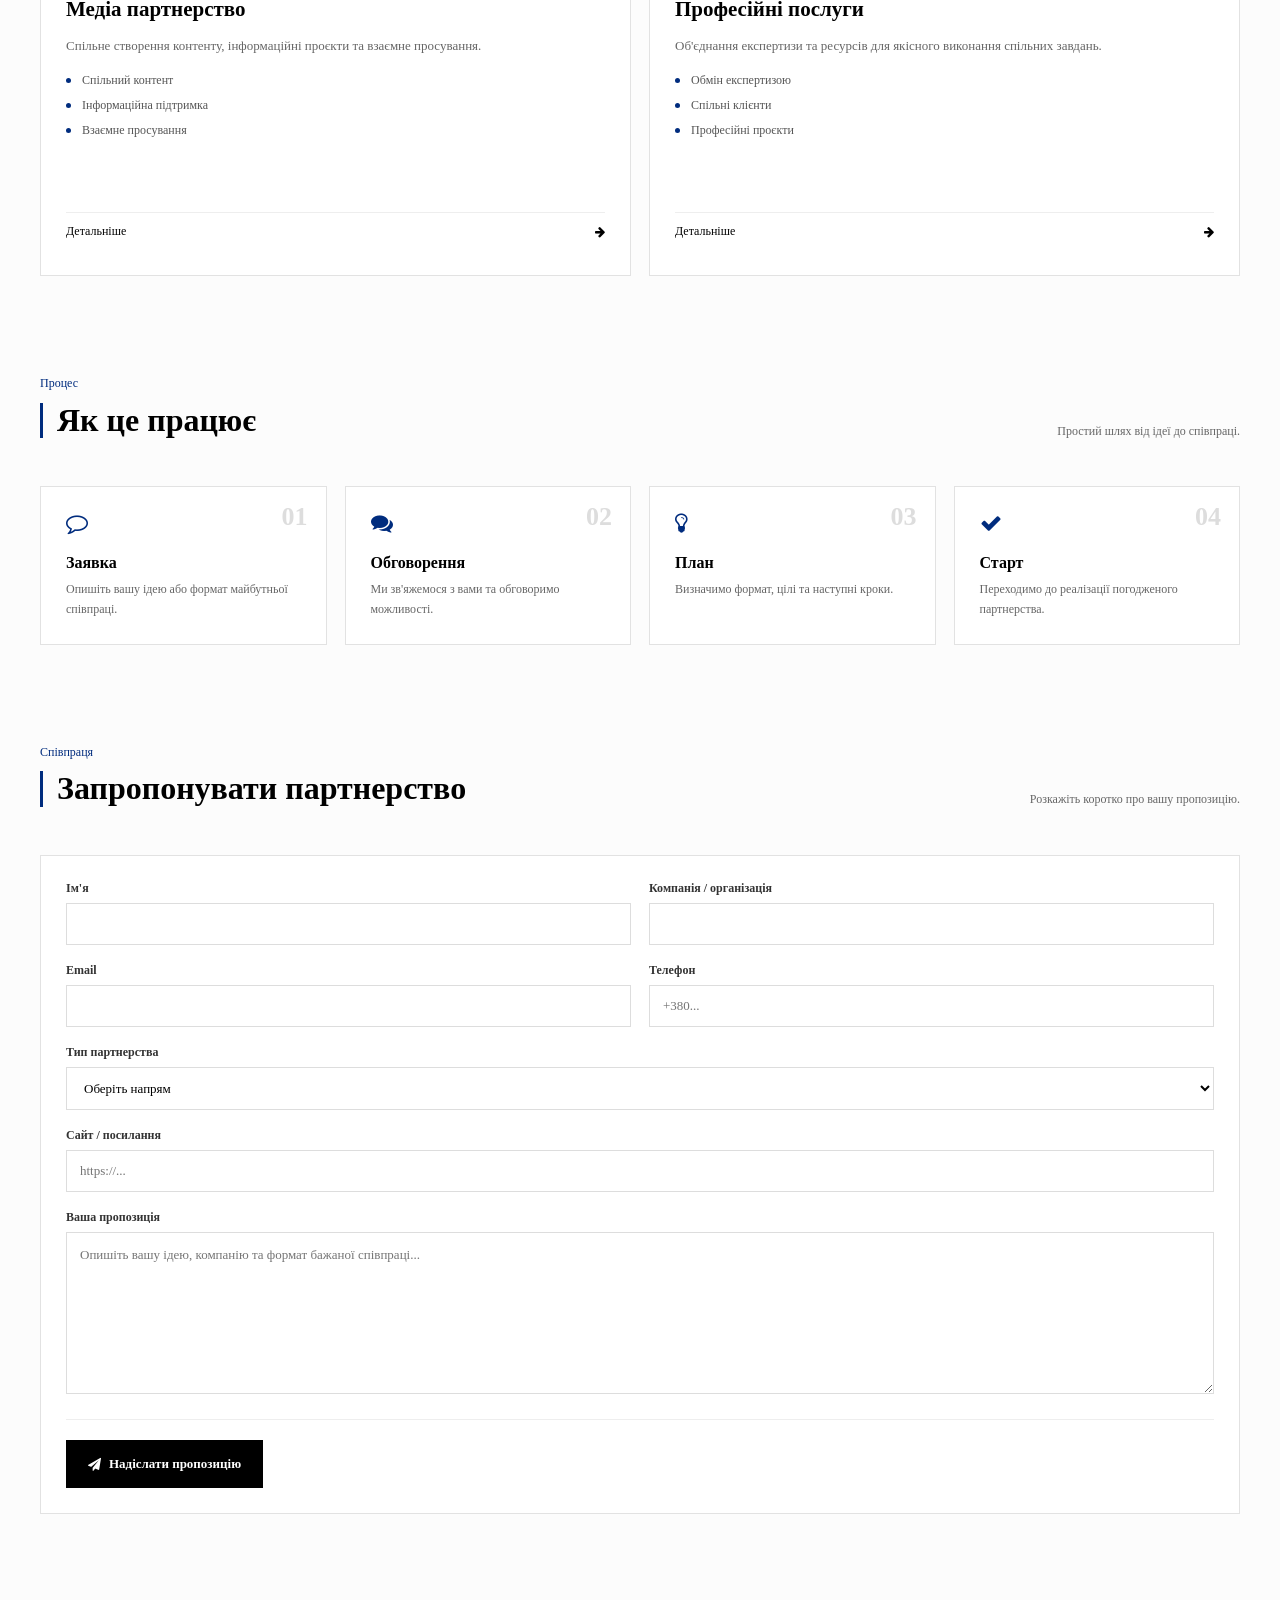
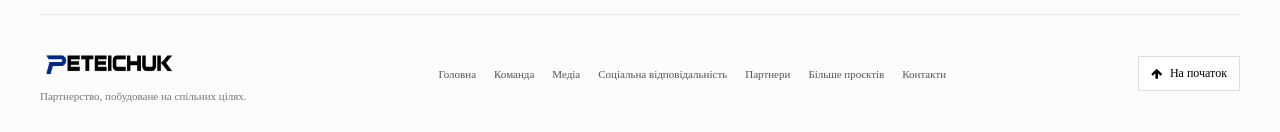
<file: partner.html>
<!DOCTYPE html>
<html lang="uk">
<head>
<meta charset="UTF-8">
<meta name="viewport" content="width=device-width,initial-scale=1.0">
<meta name="description" content="Peteichuk — партнерські пропозиції, співпраця та спільні проєкти.">
<title>Peteichuk — Партнерські пропозиції</title>
<link rel="icon" href="logotype/logotype.png">
<link rel="stylesheet" href="https://cdnjs.cloudflare.com/ajax/libs/font-awesome/4.7.0/css/font-awesome.min.css">
<link rel="stylesheet" href="css/partner.css">
</head>
<body>
<main class="partner-page">
<div class="partner-container">
<header class="partner-header">
<a class="partner-logo" href="index.html">
<img src="logotype/peteichuk.png" alt="Peteichuk">
</a>
<nav class="partner-nav" aria-label="Основна навігація">
<a href="index.html">Головна</a>
<a href="index.html#team">Команда</a>
<a href="media.html">Медіа</a>
<a href="social.html">Соціальна відповідальність</a>
<a class="partner-nav-active" href="partner.html">Партнери</a>
<a href="projects.html">Більше проєктів</a>
<a href="index.html#contact">Контакти</a>
</nav>
<div class="partner-header-actions">
<a class="partner-back" href="projects.html">
<i class="fa fa-code"></i>
<span>Проєкти</span>
</a>
</div>
</header>
<section class="partner-hero">
<div class="partner-hero-bg"></div>
<div class="partner-hero-content">
<p class="partner-kicker">Партнерство</p>
<h1>Партнерські пропозиції</h1>
<p>Відкриті до нових ідей, професійної співпраці та спільних проєктів. Оберіть напрям або запропонуйте власний формат партнерства.</p>
<div class="partner-hero-actions">
<a class="partner-primary-btn" href="#proposal">
<i class="fa fa-handshake-o"></i>
Запропонувати партнерство
</a>
<a class="partner-secondary-btn" href="projects.html">
Переглянути проєкти
<i class="fa fa-arrow-right"></i>
</a>
<a class="partner-secondary-btn" href="index.html#contact">
Зв'язатися
<i class="fa fa-arrow-right"></i>
</a>
</div>
</div>
<div class="partner-hero-mark">
<i class="fa fa-handshake-o"></i>
</div>
</section>
<section class="partner-offers">
<div class="partner-section-head">
<div>
<p class="partner-kicker">Можливості</p>
<h2>Наші напрямки</h2>
</div>
<p>Оберіть пропозицію, яка відповідає вашим цілям.</p>
</div>
<div class="partner-tools">
<div class="partner-search">
<i class="fa fa-search"></i>
<input id="partnerSearch" type="search" placeholder="Пошук пропозиції..." autocomplete="off" aria-label="Пошук пропозицій">
</div>
<div class="partner-filters" id="partnerFilters">
<button class="partner-filter active" type="button" data-filter="all">Усі</button>
<button class="partner-filter" type="button" data-filter="business">Бізнес</button>
<button class="partner-filter" type="button" data-filter="digital">Digital</button>
<button class="partner-filter" type="button" data-filter="media">Медіа</button>
<button class="partner-filter" type="button" data-filter="services">Послуги</button>
</div>
</div>
<div class="partner-grid" id="partnerGrid">
<article class="partner-card" data-category="business" data-title="Бізнес-партнерство">
<div class="partner-card-top">
<span class="partner-card-icon"><i class="fa fa-briefcase"></i></span>
<span class="partner-card-status">Відкрито</span>
</div>
<p class="partner-card-category">Бізнес</p>
<h3>Бізнес-партнерство</h3>
<p>Спільні проєкти, взаємна підтримка та створення нових можливостей для розвитку.</p>
<ul>
<li>Спільні проєкти</li>
<li>Обмін аудиторією</li>
<li>Довгострокова співпраця</li>
</ul>
<button class="partner-details-btn" type="button" data-offer="business">Детальніше <i class="fa fa-arrow-right"></i></button>
</article>
<article class="partner-card" data-category="digital" data-title="Digital співпраця">
<div class="partner-card-top">
<span class="partner-card-icon"><i class="fa fa-code"></i></span>
<span class="partner-card-status">Відкрито</span>
</div>
<p class="partner-card-category">Digital</p>
<h3>Digital співпраця</h3>
<p>Розробка та реалізація сучасних цифрових рішень для спільних проєктів.</p>
<ul>
<li>Web-проєкти</li>
<li>Автоматизація</li>
<li>Технічна співпраця</li>
</ul>
<button class="partner-details-btn" type="button" data-offer="digital">Детальніше <i class="fa fa-arrow-right"></i></button>
</article>
<article class="partner-card" data-category="media" data-title="Медіа партнерство">
<div class="partner-card-top">
<span class="partner-card-icon"><i class="fa fa-bullhorn"></i></span>
<span class="partner-card-status">Відкрито</span>
</div>
<p class="partner-card-category">Медіа</p>
<h3>Медіа партнерство</h3>
<p>Спільне створення контенту, інформаційні проєкти та взаємне просування.</p>
<ul>
<li>Спільний контент</li>
<li>Інформаційна підтримка</li>
<li>Взаємне просування</li>
</ul>
<button class="partner-details-btn" type="button" data-offer="media">Детальніше <i class="fa fa-arrow-right"></i></button>
</article>
<article class="partner-card" data-category="services" data-title="Професійні послуги">
<div class="partner-card-top">
<span class="partner-card-icon"><i class="fa fa-cogs"></i></span>
<span class="partner-card-status">Відкрито</span>
</div>
<p class="partner-card-category">Послуги</p>
<h3>Професійні послуги</h3>
<p>Об'єднання експертизи та ресурсів для якісного виконання спільних завдань.</p>
<ul>
<li>Обмін експертизою</li>
<li>Спільні клієнти</li>
<li>Професійні проєкти</li>
</ul>
<button class="partner-details-btn" type="button" data-offer="services">Детальніше <i class="fa fa-arrow-right"></i></button>
</article>
</div>
<div class="partner-empty" id="partnerEmpty">
<i class="fa fa-search"></i>
<strong>Нічого не знайдено</strong>
<span>Спробуйте змінити категорію або пошуковий запит.</span>
</div>
</section>
<section class="partner-process">
<div class="partner-section-head">
<div>
<p class="partner-kicker">Процес</p>
<h2>Як це працює</h2>
</div>
<p>Простий шлях від ідеї до співпраці.</p>
</div>
<div class="partner-process-grid">
<div class="partner-process-item">
<span>01</span>
<i class="fa fa-comment-o"></i>
<h3>Заявка</h3>
<p>Опишіть вашу ідею або формат майбутньої співпраці.</p>
</div>
<div class="partner-process-item">
<span>02</span>
<i class="fa fa-comments"></i>
<h3>Обговорення</h3>
<p>Ми зв'яжемося з вами та обговоримо можливості.</p>
</div>
<div class="partner-process-item">
<span>03</span>
<i class="fa fa-lightbulb-o"></i>
<h3>План</h3>
<p>Визначимо формат, цілі та наступні кроки.</p>
</div>
<div class="partner-process-item">
<span>04</span>
<i class="fa fa-check"></i>
<h3>Старт</h3>
<p>Переходимо до реалізації погодженого партнерства.</p>
</div>
</div>
</section>
<section class="partner-proposal" id="proposal">
<div class="partner-section-head">
<div>
<p class="partner-kicker">Співпраця</p>
<h2>Запропонувати партнерство</h2>
</div>
<p>Розкажіть коротко про вашу пропозицію.</p>
</div>
<form class="partner-form" id="partnerForm">
<div class="partner-form-grid">
<div class="partner-field">
<label for="partnerName">Ім'я</label>
<input id="partnerName" name="name" type="text" maxlength="100" required>
</div>
<div class="partner-field">
<label for="partnerCompany">Компанія / організація</label>
<input id="partnerCompany" name="company" type="text" maxlength="160">
</div>
<div class="partner-field">
<label for="partnerEmail">Email</label>
<input id="partnerEmail" name="email" type="email" maxlength="160" required>
</div>
<div class="partner-field">
<label for="partnerPhone">Телефон</label>
<input id="partnerPhone" name="phone" type="tel" maxlength="40" placeholder="+380...">
</div>
<div class="partner-field partner-field-full">
<label for="partnerType">Тип партнерства</label>
<select id="partnerType" name="type" required>
<option value="">Оберіть напрям</option>
<option value="business">Бізнес-партнерство</option>
<option value="digital">Digital співпраця</option>
<option value="media">Медіа партнерство</option>
<option value="services">Професійні послуги</option>
<option value="other">Інший формат</option>
</select>
</div>
<div class="partner-field partner-field-full">
<label for="partnerWebsite">Сайт / посилання</label>
<input id="partnerWebsite" name="website" type="url" maxlength="300" placeholder="https://...">
</div>
<div class="partner-field partner-field-full">
<label for="partnerMessage">Ваша пропозиція</label>
<textarea id="partnerMessage" name="message" maxlength="2000" rows="7" placeholder="Опишіть вашу ідею, компанію та формат бажаної співпраці..." required></textarea>
</div>
</div>
<div class="partner-form-actions">
<button type="submit"><i class="fa fa-paper-plane"></i> Надіслати пропозицію</button>
<span id="partnerFormStatus"></span>
</div>
</form>
</section>
<footer class="partner-footer">
<div>
<a class="partner-logo" href="index.html">
<img src="logotype/peteichuk.png" alt="Peteichuk">
</a>
<p>Партнерство, побудоване на спільних цілях.</p>
</div>
<nav class="partner-footer-nav" aria-label="Навігація по сайту">
<a href="index.html">Головна</a>
<a href="index.html#team">Команда</a>
<a href="media.html">Медіа</a>
<a href="social.html">Соціальна відповідальність</a>
<a class="partner-nav-active" href="partner.html">Партнери</a>
<a href="projects.html">Більше проєктів</a>
<a href="index.html#contact">Контакти</a>
</nav>
<a class="partner-footer-top" href="#" id="partnerTop">
<i class="fa fa-arrow-up"></i>
На початок
</a>
</footer>
</div>
</main>
<div class="partner-modal" id="partnerModal" aria-hidden="true">
<div class="partner-modal-overlay" data-close-modal></div>
<div class="partner-modal-box" role="dialog" aria-modal="true" aria-labelledby="modalTitle">
<button class="partner-modal-close" type="button" data-close-modal aria-label="Закрити"><i class="fa fa-times"></i></button>
<span class="partner-modal-icon" id="modalIcon"><i class="fa fa-handshake-o"></i></span>
<p class="partner-kicker" id="modalCategory">Партнерство</p>
<h2 id="modalTitle">Партнерство</h2>
<p id="modalDescription"></p>
<div class="partner-modal-list" id="modalList"></div>
<a class="partner-primary-btn" id="modalAction" href="#proposal"><i class="fa fa-paper-plane"></i> Запропонувати партнерство</a>
</div>
</div>
<script src="js/partner.js"></script>
</body>
</html>
</file>
<file: css/admin.css>
*{box-sizing:border-box;}
/* Скроллбар */
::-webkit-scrollbar{width:9px;height:9px;}
::-webkit-scrollbar-thumb{background-color:#777;transition:background-color .2s ease;}
::-webkit-scrollbar-thumb:hover{background-color:#555;}
::-webkit-scrollbar-thumb:active{background-color:#444;}
::-webkit-scrollbar-track{background-color:#ededed;}
body{margin:0;font-family:Arial,sans-serif;background:#fcfcfc;color:#000;}
.admin-page{min-height:100vh;padding:40px 20px;}
.admin-container{width:100%;max-width:1100px;margin:0 auto;}
.admin-header{display:flex;align-items:center;justify-content:space-between;padding-bottom:25px;border-bottom:1px solid #e5e5e5;}
.admin-logo{display:flex;align-items:center;width:max-content;text-decoration:none;}
.admin-logo img{display:block;width:auto;height:40px;max-width:180px;object-fit:contain;transition:opacity .25s ease;}
.admin-logo:hover img{opacity:.75;}
.admin-header p{margin:5px 0 0;color:#777;font-size:12px;}
.admin-actions{display:flex;align-items:center;gap:10px;}
.admin-actions a,.admin-actions button{padding:10px 14px;border:1px solid #ddd;border-radius:0;background:#fff;color:#000;text-decoration:none;font:inherit;font-size:13px;cursor:pointer;transition:background .25s ease,color .25s ease,border-color .25s ease,transform .25s ease;}
.admin-actions a:hover{background:#f3f3f3;border-color:#bbb;transform:translateY(-1px);}
.admin-actions button{border-color:#000;background:#000;color:#fff;}
.admin-actions button:hover{background:#002c7e;border-color:#002c7e;transform:translateY(-1px);}
.admin-actions a:active,.admin-actions button:active{transform:translateY(0);}
.admin-actions a:focus-visible,.admin-actions button:focus-visible{outline:2px solid #002c7e;outline-offset:3px;}
.admin-status{min-height:20px;margin:20px 0;color:#666;font-size:13px;line-height:1.5;}

.admin-summary{display:grid;grid-template-columns:repeat(4,minmax(0,1fr));gap:18px;margin:45px 0 55px;}
.admin-summary div{position:relative;overflow:hidden;padding:25px;background:#fff;border:1px solid #e8e8e8;transition:transform .3s ease,border-color .3s ease,box-shadow .3s ease;}
.admin-summary div::before{content:"";position:absolute;left:0;top:0;width:3px;height:0;background:#002c7e;transition:height .35s cubic-bezier(.4,0,.2,1);}
.admin-summary div:hover{transform:translateY(-4px);border-color:#ccc;box-shadow:0 10px 30px rgba(0,0,0,.06);}
.admin-summary div:hover::before{height:100%;}
.admin-summary span{display:block;margin-bottom:8px;color:#777;font-size:12px;}
.admin-summary strong{display:block;font-size:30px;font-weight:700;}

.analytics-summary{grid-template-columns:repeat(4,minmax(0,1fr));margin:0 0 25px;}
.analytics-details{display:grid;grid-template-columns:repeat(2,minmax(0,1fr));gap:14px;}
.analytics-box{min-width:0;padding:20px;background:#fff;border:1px solid #e8e8e8;}
.analytics-box h2{margin:0 0 15px;font-size:16px;line-height:1.4;}
.analytics-box>div{display:grid;gap:8px;min-width:0;}
.analytics-box>div:empty::before{content:"Немає даних.";color:#999;font-size:12px;line-height:1.5;}

.admin-section{margin-bottom:55px;padding-top:35px;border-top:1px solid #e8e8e8;}
.admin-section:first-of-type{padding-top:0;border-top:0;}
.admin-section-head{display:flex;align-items:end;justify-content:space-between;gap:20px;margin-bottom:25px;}
.admin-section-head>div{min-width:0;}
.admin-section-head p{margin:0 0 8px;color:#002c7e;font-size:13px;}
.admin-section-head h1{position:relative;margin:0;padding-left:14px;font-size:27px;line-height:1.3;}
.admin-section-head h1::before{content:"";position:absolute;left:0;top:2px;width:3px;height:calc(100% - 4px);background:#002c7e;}
.admin-section-head button{padding:10px 14px;border:1px solid #ddd;border-radius:0;background:#fff;color:#555;font:inherit;font-size:13px;cursor:pointer;transition:background .25s ease,color .25s ease,border-color .25s ease,transform .25s ease;}
.admin-section-head button:hover{background:#f3f3f3;border-color:#bbb;color:#000;transform:translateY(-1px);}
.admin-section-head button:active{transform:translateY(0);}

.messages{display:grid;gap:14px;}
.message{position:relative;overflow:hidden;padding:25px;background:#fff;border:1px solid #e8e8e8;transition:transform .3s ease,border-color .3s ease,box-shadow .3s ease;}
.message::before{content:"";position:absolute;left:0;top:0;width:3px;height:0;background:#002c7e;transition:height .35s cubic-bezier(.4,0,.2,1);}
.message:hover{transform:translateY(-4px);border-color:#ccc;box-shadow:0 10px 30px rgba(0,0,0,.06);}
.message:hover::before{height:100%;}
.message-head{display:flex;align-items:flex-start;justify-content:space-between;gap:20px;}
.message-head>div:first-child{min-width:0;}
.message-name{font-size:16px;font-weight:700;line-height:1.4;}
.message-email{margin-top:5px;color:#666;font-size:12px;line-height:1.4;overflow-wrap:anywhere;}
.message-date{color:#999;font-size:11px;line-height:1.4;text-align:right;}
.message-text{margin:18px 0 0;white-space:pre-wrap;color:#333;font-size:14px;line-height:1.6;}
.message-status{display:inline-block;margin-top:15px;padding:5px 9px;background:#f3f3f3;color:#555;font-size:11px;}

.reply-box{margin-top:20px;padding-top:18px;border-top:1px solid #eee;}
.reply-form{display:flex;gap:10px;}
.reply-form textarea{flex:1;min-height:80px;padding:12px 13px;border:1px solid #ddd;border-radius:0;background:#fff;color:#000;resize:vertical;font:inherit;font-size:13px;line-height:1.5;outline:none;transition:border-color .2s ease,box-shadow .2s ease;}
.reply-form textarea:hover{border-color:#bbb;}
.reply-form textarea:focus{border-color:#002c7e;box-shadow:0 0 0 3px rgba(0,44,126,.08);}
.reply-form button{min-width:130px;padding:12px 18px;border:1px solid #000;border-radius:0;background:#000;color:#fff;font:inherit;font-size:13px;cursor:pointer;transition:background .25s ease,border-color .25s ease,transform .25s ease;}
.reply-form button:hover{background:#002c7e;border-color:#002c7e;transform:translateY(-1px);}
.reply-form button:active{transform:translateY(0);}
.reply{margin-top:10px;padding:14px 16px;border-left:3px solid #002c7e;background:#fafafa;color:#333;font-size:13px;line-height:1.5;}
.reply small{display:block;margin-top:7px;color:#999;font-size:11px;}

.partner-proposal-card{position:relative;overflow:hidden;padding:25px;background:#fff;border:1px solid #e8e8e8;transition:transform .3s ease,border-color .3s ease,box-shadow .3s ease;}
.partner-proposal-card::before{content:"";position:absolute;left:0;top:0;width:3px;height:0;background:#002c7e;transition:height .35s cubic-bezier(.4,0,.2,1);}
.partner-proposal-card:hover{transform:translateY(-4px);border-color:#ccc;box-shadow:0 10px 30px rgba(0,0,0,.06);}
.partner-proposal-card:hover::before{height:100%;}
.partner-proposal-head{display:flex;align-items:flex-start;justify-content:space-between;gap:20px;}
.partner-proposal-main{min-width:0;flex:1;}
.partner-proposal-name{font-size:16px;font-weight:700;line-height:1.4;overflow-wrap:anywhere;}
.partner-proposal-company{margin-top:4px;color:#555;font-size:12px;line-height:1.4;overflow-wrap:anywhere;}
.partner-proposal-type{display:inline-flex;align-items:center;margin-top:9px;padding:5px 9px;background:#eef4ff;color:#002c7e;font-size:11px;line-height:1.2;}
.partner-proposal-date{flex:0 0 auto;color:#999;font-size:11px;line-height:1.4;text-align:right;white-space:nowrap;}

.partner-proposal-info{display:grid;grid-template-columns:repeat(2,minmax(0,1fr));gap:0 25px;margin-top:20px;padding-top:18px;border-top:1px solid #eee;}
.partner-proposal-info>div{min-width:0;padding:8px 0;color:#555;font-size:12px;line-height:1.5;border-bottom:1px solid #f1f1f1;}
.partner-proposal-info>div:nth-last-child(-n+2){border-bottom:0;}
.partner-proposal-info strong{display:inline-block;margin-right:5px;color:#222;font-weight:600;}
.partner-proposal-info a{color:#002c7e;text-decoration:none;overflow-wrap:anywhere;word-break:break-word;transition:color .2s ease;}
.partner-proposal-info a:hover{color:#000;text-decoration:underline;}

.partner-proposal-message{margin-top:18px;padding:15px 16px;border-left:3px solid #002c7e;background:#fafafa;color:#333;font-size:13px;line-height:1.6;white-space:pre-wrap;overflow-wrap:anywhere;word-break:break-word;}
.partner-proposal-actions{display:flex;align-items:center;gap:8px;flex-wrap:wrap;margin-top:20px;padding-top:18px;border-top:1px solid #eee;}
.partner-status-select{height:38px;min-width:150px;padding:0 10px;border:1px solid #ddd;border-radius:0;background:#fff;color:#000;font:inherit;font-size:12px;outline:none;cursor:pointer;transition:border-color .2s ease,box-shadow .2s ease;}
.partner-status-select:hover{border-color:#bbb;}
.partner-status-select:focus{border-color:#002c7e;box-shadow:0 0 0 3px rgba(0,44,126,.08);}
.partner-reply-btn,.partner-delete-btn{display:inline-flex;align-items:center;justify-content:center;min-height:38px;padding:8px 13px;border:1px solid #ddd;border-radius:0;background:#fff;color:#000;text-decoration:none;font:inherit;font-size:12px;cursor:pointer;transition:background .25s ease,color .25s ease,border-color .25s ease,transform .25s ease;}
.partner-reply-btn:hover{background:#002c7e;border-color:#002c7e;color:#fff;transform:translateY(-1px);}
.partner-delete-btn{border-color:#c62828;color:#c62828;}
.partner-delete-btn:hover{background:#fff5f5;border-color:#b71c1c;transform:translateY(-1px);}
.partner-reply-btn:active,.partner-delete-btn:active{transform:translateY(0);}
.partner-status{display:inline-flex;align-items:center;padding:5px 9px;font-size:11px;line-height:1.2;}
.partner-status-new{background:#eef4ff;color:#002c7e;}
.partner-status-in_progress{background:#f3f3f3;color:#555;}
.partner-status-answered{background:#edf7f0;color:#1d6b3a;}
.partner-status-closed{background:#f1f1f1;color:#888;}

.users{display:grid;gap:8px;}
.user{position:relative;overflow:hidden;background:#fff;border:1px solid #e8e8e8;transition:transform .3s ease,border-color .3s ease,box-shadow .3s ease;}
.user::before{content:"";position:absolute;left:0;top:0;width:3px;height:0;background:#002c7e;transition:height .35s cubic-bezier(.4,0,.2,1);}
.user:hover{transform:translateY(-3px);border-color:#ccc;box-shadow:0 7px 22px rgba(0,0,0,.05);}
.user:hover::before{height:100%;}
.user-summary{width:100%;padding:11px 14px;}
.user-head{display:grid;grid-template-columns:minmax(240px,1.5fr) minmax(110px,.7fr) auto;align-items:center;gap:18px;}
.user-main{display:flex;align-items:center;gap:12px;min-width:0;}
.user-main img{width:46px!important;height:46px!important;flex:0 0 46px;border-radius:50%!important;object-fit:cover!important;border:1px solid #ddd!important;background:#fff;}
.user-avatar-placeholder{width:46px;height:46px;flex:0 0 46px;display:flex;align-items:center;justify-content:center;border:1px solid #e1e1e1;background:#f1f1f1;color:#888;font-size:20px;}
.user-main-info{min-width:0;}
.user-name{font-size:14px;font-weight:700;line-height:1.35;overflow:hidden;text-overflow:ellipsis;white-space:nowrap;}
.user-email{margin-top:3px;color:#777;font-size:11px;line-height:1.3;overflow:hidden;text-overflow:ellipsis;white-space:nowrap;}
.user-meta{display:flex;align-items:center;gap:15px;min-width:0;}
.user-role{margin:0;color:#555;font-size:11px;line-height:1.4;white-space:nowrap;}
.user-online,.user-offline{display:inline-flex;align-items:center;gap:6px;color:#999;font-size:11px;white-space:nowrap;}
.user-online{color:#1d6b3a;}
.user-online::before{content:"";width:6px;height:6px;border-radius:50%;background:#1d6b3a;}
.user-list-points{color:#555;font-size:11px;white-space:nowrap;}
.user-toggle{justify-self:end;min-width:72px;padding:8px 10px;border:1px solid #ddd;border-radius:0;background:#fff;color:#555;font:inherit;font-size:11px;cursor:pointer;transition:background .25s ease,color .25s ease,border-color .25s ease,transform .25s ease;}
.user-toggle:hover{background:#f3f3f3;border-color:#bbb;color:#000;transform:translateY(-1px);}
.user-toggle:active{transform:translateY(0);}
.user.expanded .user-toggle{border-color:#002c7e;background:#002c7e;color:#fff;}
.user-details{display:none;width:100%;margin:0;padding:0;border-top:0;opacity:0;}
.user.expanded .user-details{display:block;margin:0;padding:14px;border-top:1px solid #eee;opacity:1;animation:userDetailsOpen .3s ease both;}
@keyframes userDetailsOpen{from{opacity:0;transform:translateY(-6px);}to{opacity:1;transform:translateY(0);}}
.user-profile-info{display:grid;grid-template-columns:repeat(2,minmax(0,1fr));gap:8px 18px;margin:0;padding:0;border:0;color:#555;font-size:11px;line-height:1.5;}
.user-profile-info strong{color:#222;}
.user-profile-info a{color:#002c7e;text-decoration:none;transition:color .2s ease;}
.user-profile-info a:hover{color:#000;text-decoration:underline;}
.user-controls{width:100%;display:grid;gap:12px!important;margin-top:14px!important;padding-top:14px!important;border-top:1px solid #eee!important;}
.user-controls>div:first-child{display:flex;align-items:center;gap:7px;flex-wrap:wrap;}
.user-controls button{min-height:36px;padding:8px 11px;border:1px solid #ddd;border-radius:0;background:#fff;color:#000;font:inherit;font-size:11px;cursor:pointer;transition:border-color .25s ease,background .25s ease,color .25s ease,transform .25s ease;}
.user-controls button:hover{border-color:#bbb;background:#fafafa;transform:translateY(-1px);}
.user-controls button:active{transform:translateY(0);}
.user-controls .user-save-btn{border-color:#000;background:#000;color:#fff;}
.user-controls .user-save-btn:hover{background:#002c7e;border-color:#002c7e;}
.user-controls .user-block-btn{border-color:#c62828;color:#c62828;background:#fff;}
.user-controls .user-block-btn:hover{background:#fff5f5;border-color:#b71c1c;}
.user-controls .user-mute-btn{border-color:#777;color:#555;}
.user-controls .user-rating-btn{border-color:#002c7e;color:#002c7e;}
.user-controls .user-rating-btn:hover{background:#002c7e;color:#fff;border-color:#002c7e;}
.user-controls input,.user-controls textarea{width:100%;padding:10px 11px;border:1px solid #ddd;border-radius:0;background:#fff;color:#000;font:inherit;font-size:12px;line-height:1.4;outline:none;transition:border-color .2s ease,box-shadow .2s ease;}
.user-controls input:hover,.user-controls textarea:hover{border-color:#bbb;}
.user-controls input:focus,.user-controls textarea:focus{border-color:#002c7e;box-shadow:0 0 0 3px rgba(0,44,126,.08);}
.user-controls textarea{min-height:80px;resize:vertical;line-height:1.5;}
.user-controls input[type="file"]{padding:7px 9px;background:#fafafa;cursor:pointer;}
.user-controls input[type="file"]::file-selector-button{margin-right:8px;padding:6px 10px;border:1px solid #000;border-radius:0;background:#000;color:#fff;font:inherit;font-size:11px;font-weight:600;cursor:pointer;transition:background .25s ease,border-color .25s ease,transform .25s ease;}
.user-controls input[type="file"]::file-selector-button:hover{background:#002c7e;border-color:#002c7e;transform:translateY(-1px);}
.user-controls>div:nth-child(2){display:grid;gap:8px!important;}
.user-controls .user-delete-btn{border-color:#000;color:#000;background:#fff;}
.user-controls .user-delete-btn:hover{background:#000;color:#fff;border-color:#000;}

.empty{padding:25px;background:#fff;border:1px dashed #ddd;color:#777;font-size:13px;line-height:1.5;}

.security-box{position:relative;overflow:hidden;padding:25px;background:#fff;border:1px solid #e8e8e8;transition:border-color .25s ease,box-shadow .25s ease;}
.security-box:hover{border-color:#ccc;box-shadow:0 8px 25px rgba(0,0,0,.05);}
.security-box p{margin:0 0 20px;color:#666;font-size:13px;line-height:1.6;}
.promote-form{display:grid;grid-template-columns:minmax(0,1fr) 180px 150px;gap:10px;}
.promote-form input,.promote-form select{width:100%;height:44px;padding:0 12px;border:1px solid #ddd;border-radius:0;background:#fff;color:#000;font:inherit;font-size:13px;outline:none;transition:border-color .2s ease,box-shadow .2s ease;}
.promote-form input:hover,.promote-form select:hover{border-color:#bbb;}
.promote-form input:focus,.promote-form select:focus{border-color:#002c7e;box-shadow:0 0 0 3px rgba(0,44,126,.08);}
.promote-form button{height:44px;border:1px solid #000;border-radius:0;background:#000;color:#fff;font:inherit;font-size:13px;cursor:pointer;transition:background .25s ease,border-color .25s ease,transform .25s ease;}
.promote-form button:hover{background:#002c7e;border-color:#002c7e;transform:translateY(-1px);}
.promote-form button:active{transform:translateY(0);}
#promoteStatus{min-height:20px;margin-top:12px;color:#666;font-size:12px;line-height:1.5;}

#adminPasswordForm{display:grid;gap:12px;}
#adminPasswordForm input{width:100%;height:44px;padding:0 12px;border:1px solid #ddd;border-radius:0;background:#fff;color:#000;font:inherit;font-size:13px;outline:none;transition:border-color .2s ease,box-shadow .2s ease;}
#adminPasswordForm input:hover{border-color:#bbb;}
#adminPasswordForm input:focus{border-color:#002c7e;box-shadow:0 0 0 3px rgba(0,44,126,.08);}
#adminPasswordForm button{height:44px;padding:0 18px;border:1px solid #000;border-radius:0;background:#000;color:#fff;font:inherit;font-size:13px;cursor:pointer;transition:background .25s ease,border-color .25s ease,transform .25s ease;}
#adminPasswordForm button:hover{background:#002c7e;border-color:#002c7e;transform:translateY(-1px);}
#adminPasswordForm button:active{transform:translateY(0);}
#adminPasswordStatus{min-height:20px;color:#666;font-size:12px;line-height:1.5;}

.audit-log{display:grid;gap:12px;}
.audit-item{position:relative;overflow:hidden;padding:20px;background:#fff;border:1px solid #e8e8e8;transition:transform .3s ease,border-color .3s ease,box-shadow .3s ease;}
.audit-item::before{content:"";position:absolute;left:0;top:0;width:3px;height:0;background:#002c7e;transition:height .35s cubic-bezier(.4,0,.2,1);}
.audit-item:hover{transform:translateY(-4px);border-color:#ccc;box-shadow:0 10px 30px rgba(0,0,0,.06);}
.audit-item:hover::before{height:100%;}
.audit-head{display:flex;align-items:flex-start;justify-content:space-between;gap:20px;}
.audit-head strong{font-size:14px;}
.audit-head span{color:#999;font-size:11px;}
.audit-author{margin-top:6px;color:#002c7e;font-size:12px;}
.audit-data{margin-top:12px;padding-top:12px;border-top:1px solid #eee;color:#555;font-size:12px;line-height:1.5;}

@media(max-width:950px){
.user-head{grid-template-columns:minmax(200px,1.4fr) minmax(100px,.7fr) auto;gap:12px;}
.user-meta{gap:10px;}
}

@media(max-width:850px){
.admin-summary{grid-template-columns:repeat(2,minmax(0,1fr));}
.analytics-summary{grid-template-columns:repeat(2,minmax(0,1fr));}
.analytics-details{grid-template-columns:1fr;}
.promote-form{grid-template-columns:1fr;}
.user-profile-info{grid-template-columns:1fr;}
.user-head{grid-template-columns:minmax(180px,1fr) auto;}
.user-meta{grid-column:1;}
.user-toggle{grid-column:2;grid-row:1;align-self:center;}
.user-list-points{display:none;}
}

@media(max-width:700px){
.admin-page{padding:25px 15px;}
.admin-header,.admin-section-head{align-items:flex-start;flex-direction:column;}
.admin-actions{width:100%;flex-wrap:wrap;}
.admin-actions a,.admin-actions button{flex:1;text-align:center;}
.admin-summary{grid-template-columns:1fr;margin:35px 0 40px;}
.analytics-summary{grid-template-columns:1fr;margin:0 0 20px;}
.analytics-details{grid-template-columns:1fr;}
.analytics-box{padding:18px;}
.admin-section{margin-bottom:45px;padding-top:30px;}
.admin-section-head h1{font-size:24px;}
.message,.security-box{padding:20px;}
.message-head{align-items:flex-start;flex-direction:column;}
.message-date{text-align:left;}

.partner-proposal-card{padding:20px;}
.partner-proposal-head{align-items:flex-start;flex-direction:column;gap:10px;}
.partner-proposal-date{text-align:left;}
.partner-proposal-info{grid-template-columns:1fr;gap:0;margin-top:18px;padding-top:14px;}
.partner-proposal-info>div{padding:9px 0;border-bottom:1px solid #f1f1f1;}
.partner-proposal-info>div:last-child{border-bottom:0;}
.partner-proposal-actions{align-items:stretch;flex-direction:column;}
.partner-status-select,.partner-reply-btn,.partner-delete-btn{width:100%;min-height:44px;}

.user{padding:0;}
.user-summary{padding:12px;}
.user-head{grid-template-columns:1fr auto;align-items:center;gap:10px;}
.user-main{min-width:0;}
.user-main img,.user-avatar-placeholder{width:42px!important;height:42px!important;flex-basis:42px;}
.user-avatar-placeholder{font-size:18px;}
.user-meta{grid-column:1/-1;display:flex;justify-content:space-between;padding-left:54px;}
.user-role{grid-column:auto;grid-row:auto;}
.user-online,.user-offline{grid-column:auto;grid-row:auto;margin:0;justify-self:end;}
.user-list-points{display:block;grid-column:auto;grid-row:auto;justify-self:end;}
.user-toggle{grid-column:2;grid-row:1;min-width:68px;}
.user-details{padding-left:12px;padding-right:12px;}
.user.expanded .user-details{padding:12px;}
.user-profile-info{grid-template-columns:1fr;}

.reply-form{flex-direction:column;}
.reply-form button{width:100%;min-height:44px;}
.user-controls>div:first-child{align-items:stretch;flex-direction:column;}
.user-controls>div:first-child button{width:100%;}
.audit-head{align-items:flex-start;flex-direction:column;gap:6px;}
}

@media(prefers-reduced-motion:reduce){
.admin-actions a,.admin-actions button,.admin-summary div,.message,.partner-proposal-card,.user,.reply-form button,.partner-reply-btn,.partner-delete-btn,.user-controls button,.promote-form button,#adminPasswordForm button,.audit-item,.user-toggle{transition:none;}
.admin-summary div::before,.message::before,.partner-proposal-card::before,.user::before,.audit-item::before{transition:none;}
.user-details{animation:none!important;}
}
</file>
<file: css/auth.css>
/* Це авторизаційне вікно */
*{box-sizing:border-box;}
/* Скроллбар */
::-webkit-scrollbar{width:9px;height:9px;}
::-webkit-scrollbar-thumb{background-color:#777;transition:background-color .2s ease;}
::-webkit-scrollbar-thumb:hover{background-color:#555;}
::-webkit-scrollbar-thumb:active{background-color:#444;}
::-webkit-scrollbar-track{background-color:#ededed;}
body{margin:0;font-family:Arial,sans-serif;background:#fcfcfc;color:#000;}
.auth-page{min-height:100vh;display:flex;align-items:center;justify-content:center;padding:30px 20px;}
.auth-card{width:100%;max-width:460px;padding:38px;background:#fff;border:1px solid #e5e5e5;box-shadow:0 20px 60px rgba(0,0,0,.08);}
.auth-logo{display:flex;align-items:center;width:max-content;margin:0 0 30px;text-decoration:none;}
.auth-logo img{display:block;width:auto;height:40px;max-width:180px;object-fit:contain;transition:opacity .25s ease;}
.auth-logo:hover img{opacity:.75;}
.auth-tabs{display:grid;grid-template-columns:1fr 1fr;margin-bottom:25px;border-bottom:1px solid #e5e5e5;}
.auth-tab{position:relative;padding:13px 10px;border:0;border-bottom:2px solid transparent;background:transparent;color:#777;font:inherit;cursor:pointer;transition:color .25s ease;}
.auth-tab::after{content:"";position:absolute;left:10px;bottom:-2px;width:calc(100% - 20px);height:2px;background:#002c7e;transform:scaleX(0);transform-origin:left center;transition:transform .3s cubic-bezier(.4,0,.2,1);}
.auth-tab:hover{color:#000;}
.auth-tab:hover::after{transform:scaleX(.45);}
.auth-tab.active{border-bottom-color:transparent;color:#000;font-weight:700;}
.auth-tab.active::after{transform:scaleX(1);}
.auth-status{min-height:22px;margin:0 0 18px;font-size:13px;line-height:1.5;color:#555;}
.auth-status.error{color:#c62828;}
.auth-status.success{color:#1d6b3a;}
.auth-form{display:none;}
.auth-form.active{display:block;}
.auth-form h1{position:relative;margin:0 0 10px;padding-left:14px;font-size:28px;line-height:1.25;font-weight:700;color:#000;}
.auth-form h1::before{content:"";position:absolute;left:0;top:2px;width:3px;height:calc(100% - 4px);background:#002c7e;}
.auth-form p{margin:0 0 25px;font-size:13px;line-height:1.6;color:#666;}
.auth-form label{display:block;margin:0 0 8px;font-size:13px;font-weight:600;color:#222;}
.auth-form input{width:100%;height:46px;margin:0 0 7px;padding:0 13px;border:1px solid #ddd;border-radius:0;background:#fff;color:#000;font:inherit;outline:none;transition:border-color .25s ease,box-shadow .25s ease,background .25s ease;}
.auth-form input:hover{border-color:#bbb;}
.auth-form input:focus{border-color:#002c7e;box-shadow:0 0 0 3px rgba(0,44,126,.08);}
.auth-form input::placeholder{color:#999;}
.auth-field-error{display:none;margin:0 0 13px;font-size:12px;line-height:1.4;color:#c62828;}
.auth-field-error.active{display:block;}
.auth-form button[type="submit"]{position:relative;width:100%;height:46px;margin-top:10px;border:1px solid #000;border-radius:0;background:#000;color:#fff;font:inherit;font-weight:600;cursor:pointer;transition:background .25s ease,color .25s ease,border-color .25s ease,transform .25s ease;}
.auth-form button[type="submit"]:hover{background:#002c7e;border-color:#002c7e;color:#fff;transform:translateY(-1px);}
.auth-form button[type="submit"]:active{transform:translateY(0);}
.auth-form button[type="submit"]:focus-visible{outline:2px solid #002c7e;outline-offset:3px;}
.auth-links{display:flex;justify-content:center;gap:18px;flex-wrap:wrap;margin-top:25px;padding-top:20px;border-top:1px solid #ededed;}
.auth-back{position:relative;color:#666;font-size:13px;text-decoration:none;transition:color .25s ease;}
.auth-back::after{content:"";position:absolute;left:0;bottom:-3px;width:100%;height:1px;background:#002c7e;transform:scaleX(0);transform-origin:left center;transition:transform .25s ease;}
.auth-back:hover{color:#002c7e;}
.auth-back:hover::after{transform:scaleX(1);}
.auth-back:focus-visible{outline:2px solid #002c7e;outline-offset:3px;}
@media(max-width:500px){
.auth-page{padding:20px 15px;}
.auth-card{padding:28px 20px;}
.auth-logo{margin-bottom:25px;font-size:22px;}
.auth-tabs{margin-bottom:22px;}
.auth-tab{padding:12px 8px;font-size:13px;}
.auth-form h1{font-size:24px;}
.auth-form p{font-size:13px;line-height:1.55;}
.auth-form input{height:46px;}
.auth-form button[type="submit"]{height:46px;}
.auth-links{margin-top:22px;padding-top:18px;gap:15px;}
}
@media(max-width:360px){
.auth-page{padding:15px 10px;}
.auth-card{padding:24px 17px;}
.auth-logo{font-size:20px;letter-spacing:1.5px;}
.auth-form h1{font-size:22px;}
.auth-form p{font-size:12px;}
.auth-form label{font-size:12px;}
.auth-form input{height:44px;font-size:13px;}
.auth-form button[type="submit"]{height:44px;font-size:13px;}
.auth-links{gap:12px;}
.auth-back{font-size:12px;}
}
@media(prefers-reduced-motion:reduce){
.auth-logo,.auth-tab,.auth-tab::after,.auth-form input,.auth-form button[type="submit"],.auth-back,.auth-back::after{
transition:none;
}
}
</file>
<file: css/cabinet.css>
/* Особистий кабінет */
*{box-sizing:border-box;}
/* Скроллбар */
::-webkit-scrollbar{width:9px;height:9px;}
::-webkit-scrollbar-thumb{background-color:#777;transition:background-color .2s ease;}
::-webkit-scrollbar-thumb:hover{background-color:#555;}
::-webkit-scrollbar-thumb:active{background-color:#444;}
::-webkit-scrollbar-track{background-color:#ededed;}
body{margin:0;font-family:Arial,sans-serif;background:#fcfcfc;color:#000;}
.cabinet-page{min-height:100vh;padding:40px 20px;}
.cabinet-container{width:100%;max-width:1100px;margin:0 auto;}
.cabinet-header{display:flex;align-items:center;justify-content:space-between;padding-bottom:25px;border-bottom:1px solid #e5e5e5;}
.cabinet-logo{display:flex;align-items:center;width:max-content;text-decoration:none;}
.cabinet-logo img{display:block;width:auto;height:40px;max-width:180px;object-fit:contain;transition:opacity .25s ease;}
.cabinet-logo:hover img{opacity:.75;}
.cabinet-label{margin:5px 0 0;color:#777;font-size:12px;}
.cabinet-actions{display:flex;align-items:center;gap:10px;}
.cabinet-admin,.cabinet-logout{padding:10px 14px;border:1px solid #ddd;border-radius:0;background:#fff;color:#000;text-decoration:none;font:inherit;font-size:13px;cursor:pointer;transition:background .25s ease,color .25s ease,border-color .25s ease,transform .25s ease;}
.cabinet-admin:hover{background:#f3f3f3;border-color:#bbb;transform:translateY(-1px);}
.cabinet-logout{border-color:#000;background:#000;color:#fff;}
.cabinet-logout:hover{background:#002c7e;border-color:#002c7e;transform:translateY(-1px);}
.cabinet-admin:active,.cabinet-logout:active{transform:translateY(0);}
.cabinet-admin:focus-visible,.cabinet-logout:focus-visible{outline:2px solid #002c7e;outline-offset:3px;}
.cabinet-welcome{padding:55px 0 40px;}
.cabinet-profile-head{display:flex;align-items:center;gap:22px;}
.cabinet-avatar-wrap{position:relative;width:90px;height:90px;flex-shrink:0;}
.cabinet-avatar{display:none;width:90px;height:90px;border-radius:50%;object-fit:cover;border:1px solid #ddd;background:#fff;}
.cabinet-avatar.active{display:block;}
.cabinet-avatar-placeholder{display:flex;align-items:center;justify-content:center;width:90px;height:90px;border-radius:50%;background:#f1f1f1;border:1px solid #ddd;color:#888;font-size:32px;}
.cabinet-avatar-placeholder.hidden{display:none;}
.cabinet-kicker{margin:0 0 7px;color:#002c7e;font-size:13px;line-height:1.3;}
.cabinet-welcome h1{position:relative;margin:0;padding-left:14px;font-size:34px;line-height:1.25;font-weight:700;}
.cabinet-welcome h1::before{content:"";position:absolute;left:0;top:2px;width:3px;height:calc(100% - 4px);background:#002c7e;}
.cabinet-welcome>p:not(.cabinet-kicker){margin:10px 0;color:#666;font-size:13px;line-height:1.6;}
.cabinet-online{display:inline-flex;align-items:center;gap:7px;font-size:12px;color:#1d6b3a;}
.cabinet-online::before{content:"";width:7px;height:7px;border-radius:50%;background:#1d6b3a;}
.cabinet-grid{display:grid;grid-template-columns:repeat(2,minmax(0,1fr));gap:14px;}
.cabinet-card{position:relative;display:flex;flex-direction:column;gap:8px;min-height:150px;padding:23px;background:#fff;border:1px solid #e8e8e8;color:#000;text-decoration:none;overflow:hidden;transition:transform .3s ease,border-color .3s ease,box-shadow .3s ease;}
.cabinet-card::before{content:"";position:absolute;left:0;top:0;width:3px;height:0;background:#002c7e;transition:height .35s cubic-bezier(.4,0,.2,1);}
.cabinet-card:hover{transform:translateY(-4px);border-color:#ccc;box-shadow:0 10px 30px rgba(0,0,0,.07);}
.cabinet-card:hover::before{height:100%;}
.cabinet-icon{font-size:20px;color:#002c7e;}
.cabinet-card strong{font-size:16px;line-height:1.4;}
.cabinet-card>span:last-child{color:#666;font-size:12px;line-height:1.55;}
.cabinet-profile,.cabinet-password{margin-top:50px;padding-top:35px;border-top:1px solid #e8e8e8;}
.cabinet-section-head{display:flex;align-items:end;justify-content:space-between;gap:20px;margin-bottom:25px;}
.cabinet-section-head h2,.cabinet-section-head h3{position:relative;margin:0;padding-left:14px;font-size:27px;line-height:1.3;font-weight:700;}
.cabinet-section-head h2::before,.cabinet-section-head h3::before{content:"";position:absolute;left:0;top:2px;width:3px;height:calc(100% - 4px);background:#002c7e;}
.cabinet-section-head h3{font-size:22px;}
.cabinet-section-head>p{margin:0;color:#777;font-size:12px;line-height:1.5;}
.cabinet-form{padding:25px;background:#fff;border:1px solid #e8e8e8;}
.cabinet-form-avatar{display:flex;align-items:center;gap:25px;padding-bottom:25px;margin-bottom:25px;border-bottom:1px solid #eee;}
.cabinet-form-avatar label{display:block;margin-bottom:8px;font-size:13px;font-weight:700;color:#222;}
.cabinet-form-avatar input{display:block;width:100%;font:inherit;font-size:13px;color:#666;cursor:pointer;}
.cabinet-form-avatar input::file-selector-button{margin-right:12px;padding:10px 16px;border:1px solid #000;border-radius:0;background:#000;color:#fff;font:inherit;font-size:13px;font-weight:600;cursor:pointer;transition:background .25s ease,border-color .25s ease,transform .25s ease;}
.cabinet-form-avatar input::file-selector-button:hover{background:#002c7e;border-color:#002c7e;transform:translateY(-1px);}
.cabinet-form-avatar input::file-selector-button:active{transform:translateY(0);}
.cabinet-form-avatar small{display:block;margin-top:8px;color:#888;font-size:11px;}
.cabinet-avatar-large-wrap{position:relative;width:110px;height:110px;flex-shrink:0;}
.cabinet-avatar-large{display:none;width:110px;height:110px;border-radius:50%;object-fit:cover;border:1px solid #ddd;background:#fff;}
.cabinet-avatar-large.active{display:block;}
.cabinet-avatar-placeholder-large{width:110px;height:110px;font-size:38px;}
.cabinet-avatar-placeholder-large.hidden{display:none;}
.cabinet-form-grid{display:grid;grid-template-columns:repeat(2,minmax(0,1fr));gap:18px;}
.cabinet-field{display:flex;flex-direction:column;gap:7px;}
.cabinet-field-full{grid-column:1/-1;}
.cabinet-field label{font-size:12px;font-weight:700;color:#333;}
.cabinet-field input,.cabinet-field textarea{width:100%;padding:12px 13px;border:1px solid #ddd;border-radius:0;background:#fff;color:#000;font:inherit;font-size:13px;outline:none;transition:border-color .2s ease,box-shadow .2s ease;}
.cabinet-field input:hover,.cabinet-field textarea:hover{border-color:#bbb;}
.cabinet-field input:focus,.cabinet-field textarea:focus{border-color:#002c7e;box-shadow:0 0 0 3px rgba(0,44,126,.08);}
.cabinet-field textarea{resize:vertical;min-height:110px;line-height:1.5;}
.cabinet-socials{margin-top:35px;padding-top:30px;border-top:1px solid #eee;}
.cabinet-socials .cabinet-section-head{margin-bottom:18px;}
.cabinet-form-actions{display:flex;align-items:center;gap:15px;margin-top:25px;padding-top:20px;border-top:1px solid #eee;}
.cabinet-form-actions button{padding:12px 18px;border:1px solid #000;border-radius:0;background:#000;color:#fff;font:inherit;font-size:13px;cursor:pointer;transition:background .25s ease,border-color .25s ease,transform .25s ease;}
.cabinet-form-actions button:hover{background:#002c7e;border-color:#002c7e;transform:translateY(-1px);}
.cabinet-form-actions button:active{transform:translateY(0);}
.cabinet-form-actions button:focus-visible{outline:2px solid #002c7e;outline-offset:3px;}
#profileStatus,#passwordStatus{color:#666;font-size:12px;line-height:1.4;}
.cabinet-account-status{display:grid;grid-template-columns:repeat(2,minmax(0,1fr));gap:14px;margin-top:30px;}
.cabinet-status-box{position:relative;display:flex;align-items:center;gap:15px;padding:20px;background:#fff;border:1px solid #e8e8e8;overflow:hidden;transition:transform .3s ease,border-color .3s ease,box-shadow .3s ease;}
.cabinet-status-box::before{content:"";position:absolute;left:0;top:0;width:3px;height:0;background:#002c7e;transition:height .35s cubic-bezier(.4,0,.2,1);}
.cabinet-status-box:hover{transform:translateY(-3px);border-color:#ccc;box-shadow:0 8px 24px rgba(0,0,0,.05);}
.cabinet-status-box:hover::before{height:100%;}
.cabinet-status-box strong{display:block;font-size:14px;line-height:1.4;}
.cabinet-status-box p{margin:5px 0 0;color:#666;font-size:12px;line-height:1.5;}
.cabinet-chat{margin-top:50px;padding-top:35px;border-top:1px solid #e8e8e8;}
.cabinet-chat-head{display:flex;align-items:end;justify-content:space-between;gap:20px;margin-bottom:20px;}
.cabinet-chat-head h2{position:relative;margin:0;padding-left:14px;font-size:27px;line-height:1.3;font-weight:700;}
.cabinet-chat-head h2::before{content:"";position:absolute;left:0;top:2px;width:3px;height:calc(100% - 4px);background:#002c7e;}
.cabinet-chat-head a{padding:10px 14px;border:1px solid #000;border-radius:0;background:#000;color:#fff;text-decoration:none;font-size:13px;transition:background .25s ease,border-color .25s ease,transform .25s ease;}
.cabinet-chat-head a:hover{background:#002c7e;border-color:#002c7e;transform:translateY(-1px);}
.user-messages{display:grid;gap:10px;}
.user-message{position:relative;padding:18px 20px;background:#fff;border:1px solid #e8e8e8;overflow:hidden;transition:transform .3s ease,border-color .3s ease,box-shadow .3s ease;}
.user-message::before{content:"";position:absolute;left:0;top:0;width:3px;height:0;background:#002c7e;transition:height .35s cubic-bezier(.4,0,.2,1);}
.user-message:hover{transform:translateY(-3px);border-color:#ccc;box-shadow:0 8px 24px rgba(0,0,0,.05);}
.user-message:hover::before{height:100%;}
.user-message-head{display:flex;justify-content:space-between;gap:20px;}
.user-message-date{color:#999;font-size:11px;}
.user-message-text{margin:13px 0;white-space:pre-wrap;color:#333;font-size:13px;line-height:1.6;}
.user-message-status{display:inline-block;padding:5px 8px;background:#f3f3f3;color:#555;font-size:11px;}
.user-reply{margin-top:15px;padding:14px;border-left:3px solid #002c7e;background:#fafafa;color:#333;font-size:13px;line-height:1.5;}
.user-reply small{display:block;margin-top:6px;color:#999;}
.cabinet-notice{min-height:20px;margin-top:25px;color:#666;font-size:13px;}
.cabinet-danger{margin-top:50px;padding-top:35px;border-top:1px solid #e8e8e8;}
.cabinet-danger-box{position:relative;display:flex;align-items:center;justify-content:space-between;gap:25px;padding:25px;background:#fff;border:1px solid #e8e8e8;overflow:hidden;}
.cabinet-danger-box::before{content:"";position:absolute;left:0;top:0;width:3px;height:100%;background:#002c7e;}
.cabinet-danger-box strong{display:block;font-size:15px;}
.cabinet-danger-box p{margin:7px 0 0;color:#777;font-size:13px;line-height:1.5;}
.cabinet-danger-box button{flex-shrink:0;padding:12px 18px;border:1px solid #000;border-radius:0;background:#000;color:#fff;font:inherit;font-size:13px;cursor:pointer;transition:background .25s ease,border-color .25s ease,transform .25s ease;}
.cabinet-danger-box button:hover{background:#002c7e;border-color:#002c7e;transform:translateY(-1px);}
.cabinet-danger-box button:active{transform:translateY(0);}
.cabinet-danger-box button:focus-visible{outline:2px solid #002c7e;outline-offset:3px;}
@media(max-width:700px){
.cabinet-page{padding:25px 15px;}
.cabinet-header,.cabinet-chat-head,.cabinet-section-head{align-items:flex-start;flex-direction:column;}
.cabinet-actions{width:100%;}
.cabinet-admin,.cabinet-logout{flex:1;text-align:center;}
.cabinet-grid,.cabinet-form-grid,.cabinet-account-status{grid-template-columns:1fr;}
.cabinet-field-full{grid-column:auto;}
.cabinet-welcome{padding-top:40px;}
.cabinet-welcome h1{font-size:28px;}
.cabinet-profile-head{align-items:flex-start;flex-direction:column;}
.cabinet-form-avatar{align-items:flex-start;flex-direction:column;}
.cabinet-form-actions{align-items:flex-start;flex-direction:column;}
.cabinet-form-actions button{width:100%;}
.cabinet-danger-box{align-items:flex-start;flex-direction:column;}
.cabinet-danger-box button{width:100%;}
.cabinet-chat-head a{width:100%;text-align:center;}
}
</file>
<file: css/lebenslauf.css>
*{margin:0;padding:0;box-sizing:border-box;font-family:Georgia,'Times New Roman',Times,serif}
/* Скроллбар */
::-webkit-scrollbar{width:9px;height:9px;}
::-webkit-scrollbar-thumb{background-color:#777;transition:background-color .2s ease;}
::-webkit-scrollbar-thumb:hover{background-color:#555;}
::-webkit-scrollbar-thumb:active{background-color:#444;}
::-webkit-scrollbar-track{background-color:#ededed;}
html{scroll-behavior:smooth}
body{background:#fcfcfc;color:#000;user-select:none}
a{text-decoration:none;color:inherit}
:root{--primary-color:#002c7e;--bg-color:#fcfcfc;--border-color:#e5e5e5}
#security-screen{position:fixed;inset:0;z-index:99999;display:flex;align-items:center;justify-content:center;padding:15px;background:#fcfcfc;overflow-y:auto}
.security-box{width:100%;max-width:500px;padding:25px 26px 20px;background:#fff;border:1px solid #e5e5e5;box-shadow:0 15px 50px rgba(0,0,0,.08)}
.security-logo{display:block;width:auto;max-width:145px;height:45px;object-fit:contain;margin:0 auto 15px}
.security-icon{width:46px;height:46px;display:flex;align-items:center;justify-content:center;margin:0 auto 12px;background:#f2f5fa;color:var(--primary-color);font-size:21px}
.security-kicker{display:block;margin-bottom:5px;font-size:12px;text-align:center;color:var(--primary-color)}
.security-box h1{margin-bottom:7px;font-size:25px;line-height:1.25;text-align:center}
.security-description{margin-bottom:14px;font-size:14px;line-height:1.5;color:#555;text-align:center}
.security-helper{display:flex;align-items:flex-start;gap:10px;margin-bottom:13px;padding:10px 12px;background:#f6f8fb;border-left:3px solid var(--primary-color)}
.security-helper-icon{flex:0 0 auto;width:27px;height:27px;display:flex;align-items:center;justify-content:center;background:var(--primary-color);color:#fff;border-radius:50%;font-size:13px}
.security-helper-content{flex:1;min-width:0}
.security-helper-title{display:block;margin-bottom:2px;color:var(--primary-color);font-size:13px;font-weight:700}
.security-helper-text{display:block;color:#444;font-size:13px;line-height:1.45}
.security-task{padding:15px;background:#fafafa;border:1px solid #e5e5e5}
.security-question{margin-bottom:11px;font-size:14px;line-height:1.45;font-weight:600;color:#222}
.security-items{display:flex;flex-wrap:wrap;gap:7px}
.security-item{min-width:44px;height:42px;padding:0 13px;display:inline-flex;align-items:center;justify-content:center;border:1px solid #d7d7d7;background:#fff;color:#222;font-size:15px;font-weight:700;cursor:pointer;touch-action:manipulation;transition:background .15s ease,border-color .15s ease,color .15s ease,transform .15s ease}
.security-item:hover{border-color:var(--primary-color);color:var(--primary-color);transform:translateY(-1px)}
.security-item.selected{background:var(--primary-color);border-color:var(--primary-color);color:#fff}
.security-answer{display:none;flex-wrap:wrap;gap:6px;margin-top:10px}
.security-answer.has-items{display:flex}
.security-answer-item{height:30px;padding:0 9px;display:inline-flex;align-items:center;border:1px solid #d9dfe8;background:#eef2f8;color:#222;font-family:inherit;font-size:13px;cursor:pointer}
.security-answer-item:hover{border-color:var(--primary-color);color:var(--primary-color)}
.security-actions{display:flex;gap:8px;margin-top:12px}
.security-button{height:42px;padding:0 16px;border:1px solid var(--primary-color);background:var(--primary-color);color:#fff;font-family:inherit;font-size:13px;cursor:pointer;transition:opacity .2s ease,transform .2s ease}
.security-button:hover{opacity:.9;transform:translateY(-1px)}
.security-button.secondary{background:#fff;color:var(--primary-color)}
.security-status{display:none;margin-top:9px;font-size:12px;line-height:1.4}
.security-status.visible{display:block}
.security-status.error{color:#9b1c1c}
.security-status.success{color:#176b38}
.security-progress{display:none;height:3px;margin-top:10px;background:#eee;overflow:hidden}
.security-progress.visible{display:block}
.security-progress span{display:block;width:0;height:100%;background:var(--primary-color);transition:width .25s ease}
.security-home{display:flex;align-items:center;justify-content:center;gap:12px;margin-top:16px;padding-top:14px;border-top:1px solid #eee;color:#555;font-size:14px;transition:color .2s ease}
.security-home:hover{color:var(--primary-color)}
.security-home img{display:block;width:55px;height:55px;object-fit:contain}
.security-honeypot{position:absolute!important;left:-10000px!important;top:auto!important;width:1px!important;height:1px!important;opacity:0!important;pointer-events:none!important}
#resume-root{display:none}
.site-header{position:fixed;top:0;left:0;width:100%;height:82px;background:#fff;border-bottom:1px solid #e5e5e5;z-index:1000}
.navbar{width:100%;height:82px;padding:0 30px;display:flex;align-items:center;justify-content:space-between}
.logotype{display:flex;align-items:center;justify-content:flex-start;height:100%}
.logotype img{display:block;width:auto;height:40px;max-width:180px;object-fit:contain;transition:opacity .25s ease,transform .25s ease}
.logotype:hover img{opacity:.75;transform:translateY(-1px)}
.back-link{display:inline-flex;align-items:center;gap:8px;font-size:13px;color:#333;transition:color .25s ease}
.back-link i{color:var(--primary-color)}
.back-link:hover{color:var(--primary-color)}
.resume-section{width:100%;background:var(--bg-color)}
.resume-container{width:100%;max-width:1200px;margin:0 auto;padding:140px 30px 80px}
.resume-heading{width:100%;max-width:800px;margin:0 0 60px}
.resume-kicker{display:block;margin:0 0 5px;font-size:16px;line-height:1.3;font-weight:400;color:var(--primary-color)}
.resume-heading h2{margin:0 0 12px;font-size:32px;line-height:1.25;font-weight:700;color:#000}
.resume-heading p{margin:0;font-size:15px;line-height:1.6;color:#555}
.resume-content{display:grid;grid-template-columns:280px minmax(0,1fr);gap:70px;align-items:start}
.resume-profile{position:sticky;top:110px;opacity:0;transform:translateY(25px);transition:opacity .7s ease,transform .7s ease}
.resume-photo{width:100%;aspect-ratio:4/5;overflow:hidden;background:#f1f1f1;margin-bottom:22px}
.resume-photo img{display:block;width:100%;height:100%;object-fit:cover;object-position:center top;user-select:none;-webkit-user-drag:none;image-orientation:none}
.resume-profile-name{padding-bottom:18px;border-bottom:1px solid var(--primary-color)}
.resume-profile-name h3{margin:0 0 5px;font-size:22px;line-height:1.3;font-weight:700;color:#000}
.resume-location{display:flex;flex-direction:column;gap:5px}
.resume-location span{font-size:14px;line-height:1.5;color:#555}
.resume-location strong{font-weight:600;color:#333}
.resume-contact{padding-top:18px}
.resume-contact-item{display:flex;align-items:flex-start;gap:10px;margin-bottom:13px;font-size:13px;line-height:1.5;color:#333}
.resume-contact-item i{width:16px;flex:0 0 16px;padding-top:2px;color:var(--primary-color);text-align:center}
.resume-contact-item a{color:#333;text-decoration:none;transition:color .25s ease}
.resume-contact-item a:hover{color:var(--primary-color)}
.resume-main{width:100%}
.resume-block{margin:0 0 48px;opacity:0;transform:translateY(25px);transition:opacity .7s ease,transform .7s ease}
.resume-block:last-child{margin-bottom:0}
.resume-block.resume-visible,.resume-profile.resume-visible{opacity:1;transform:translateY(0)}
.resume-block-title{display:flex;align-items:center;gap:16px;margin:0 0 25px}
.resume-line{display:block;width:55px;height:3px;flex:0 0 55px;background:var(--primary-color)}
.resume-block-title h3{margin:0;font-size:23px;line-height:1.3;font-weight:700;color:var(--primary-color)}
.resume-item{display:grid;grid-template-columns:145px minmax(0,1fr);gap:25px;padding:0 0 22px;margin:0 0 22px;border-bottom:1px solid var(--border-color)}
.resume-item:last-child{margin-bottom:0}
.resume-date{font-size:14px;line-height:1.5;font-weight:600;color:#333}
.resume-description{display:flex;flex-direction:column;gap:5px;font-size:15px;line-height:1.55}
.resume-description strong{font-weight:700;color:#000}
.resume-description span{color:#555}
.resume-skills{display:flex;flex-direction:column;gap:0}
.resume-skill{display:grid;grid-template-columns:145px minmax(0,1fr);gap:25px;padding:0 0 20px;margin:0 0 20px;border-bottom:1px solid var(--border-color);font-size:15px;line-height:1.6}
.resume-skill:last-child{margin-bottom:0}
.resume-skill>span{font-weight:600;color:#333}
.resume-skill strong{font-weight:400;color:#000}
.resume-hobbies{display:flex;flex-wrap:wrap;gap:10px}
.resume-hobbies span{display:inline-flex;align-items:center;min-height:36px;padding:0 14px;border:1px solid #ddd;background:#fff;font-size:13px;color:#333;transition:border-color .25s ease,color .25s ease,transform .25s ease}
.resume-hobbies span:hover{border-color:var(--primary-color);color:var(--primary-color);transform:translateY(-2px)}
.resume-footer{margin-top:65px;padding-top:20px;border-top:1px solid #ddd;font-size:13px;color:#555;display:flex;justify-content:space-between;align-items:center}
@media(max-width:900px){
.site-header{height:72px}
.navbar{height:72px;padding:0 20px}
.logotype img{height:38px;max-width:160px}
.resume-container{padding:120px 20px 70px}
.resume-content{grid-template-columns:220px minmax(0,1fr);gap:40px}
.resume-heading{margin-bottom:45px}
.resume-heading h2{font-size:28px}
.resume-item{grid-template-columns:120px minmax(0,1fr);gap:18px}
.resume-skill{grid-template-columns:120px minmax(0,1fr);gap:18px}
.resume-block-title h3{font-size:21px}
}
@media(max-width:700px){
.site-header{height:65px}
.navbar{height:65px;padding:0 15px}
.logotype img{height:36px;max-width:150px}
.back-link{font-size:12px}
.resume-container{padding:105px 15px 60px}
.resume-content{display:flex;flex-direction:column;gap:50px}
.resume-profile{position:relative;top:auto;width:100%;max-width:320px;margin:0 auto}
.resume-photo{aspect-ratio:4/5}
.resume-photo img{width:100%;height:100%;display:block;object-fit:cover;object-position:center top;transform:none!important;rotate:0deg!important;image-orientation:none!important}
.resume-heading{margin-bottom:40px}
.resume-heading h2{font-size:25px}
.resume-item{grid-template-columns:1fr;gap:5px}
.resume-date{color:var(--primary-color);font-size:13px}
.resume-skill{grid-template-columns:1fr;gap:5px}
.resume-skill>span{color:var(--primary-color)}
.resume-block{margin-bottom:40px}
.resume-footer{flex-direction:column;align-items:flex-start;gap:8px}
.security-box{padding:22px 17px 17px}
.security-box h1{font-size:23px}
.security-task{padding:14px}
}
@media(max-width:480px){
.navbar{padding:0 12px}
.logotype img{height:34px;max-width:140px}
.back-link{font-size:11px}
.resume-container{padding:95px 15px 55px}
.resume-kicker{font-size:14px}
.resume-heading h2{font-size:22px}
.resume-heading p{font-size:14px}
.resume-profile{max-width:280px}
.resume-profile-name h3{font-size:20px}
.resume-block-title{gap:12px}
.resume-line{width:40px;flex-basis:40px;height:2px}
.resume-block-title h3{font-size:19px}
.resume-description{font-size:14px}
.resume-skill{font-size:14px}
.resume-hobbies{gap:8px}
.resume-hobbies span{font-size:12px;padding:0 11px}
.resume-footer{margin-top:50px}
.security-logo{max-width:125px;height:40px;margin-bottom:14px}
.security-home{gap:10px;font-size:13px}
.security-home img{width:55px;height:55px}
.security-actions{flex-direction:column}
.security-button{width:100%}
}
@media(prefers-reduced-motion:reduce){
html{scroll-behavior:auto}
.resume-block,.resume-profile{opacity:1;transform:none;transition:none}
.resume-hobbies span,.security-item,.security-button{transition:none}
}
</file>
<file: css/media.css>
*{box-sizing:border-box;}
::-webkit-scrollbar{width:9px;height:9px;}
::-webkit-scrollbar-thumb{background-color:#c4c4c4;transition:background-color .2s ease;}
::-webkit-scrollbar-thumb:hover{background-color:#999;}
::-webkit-scrollbar-thumb:active{background-color:#777;}
::-webkit-scrollbar-track{background-color:#f5f5f5;}
html{scroll-behavior:smooth;}
body{margin:0;background:#fcfcfc;color:#000;font-family:Georgia,'Times New Roman',Times,serif;}
button,input,select,textarea{font-family:inherit;}
.media-header-bar{position:relative;width:100%;background:#fcfcfc;z-index:100;}
.media-header-container{position:relative;width:100%;max-width:1200px;margin:0 auto;padding:18px 30px;display:flex;align-items:center;justify-content:space-between;gap:25px;}
.media-header-container::after{content:"";position:absolute;left:30px;right:30px;bottom:0;height:1px;background:#e5e5e5;}
.media-logo{display:flex;align-items:center;width:max-content;text-decoration:none;flex-shrink:0;}
.media-logo img{display:block;width:auto;height:38px;max-width:180px;object-fit:contain;transition:opacity .25s ease;}
.media-logo:hover img{opacity:.72;}
.media-nav{display:flex;align-items:center;justify-content:center;gap:8px;}
.media-nav a{position:relative;padding:8px 11px;color:#000;font-size:12px;text-decoration:none;transition:color .25s ease;}
.media-nav a::after{content:"";position:absolute;left:11px;bottom:3px;width:calc(100% - 22px);height:2px;background:#000;transform:scaleX(0);transform-origin:left center;transition:transform .3s ease;}
.media-nav a:hover,.media-nav a.active{color:#002c7e;}
.media-nav a:hover::after,.media-nav a.active::after{transform:scaleX(1);}
.media-header-actions{display:flex;align-items:center;justify-content:flex-end;flex-shrink:0;}
.media-social-link{display:inline-flex;align-items:center;gap:8px;padding:9px 13px;border:1px solid #ddd;background:#fff;color:#000;text-decoration:none;font-size:11px;transition:background .25s ease,border-color .25s ease,color .25s ease,transform .25s ease;}
.media-social-link i{color:#002c7e;font-size:12px;transition:color .25s ease,transform .25s ease;}
.media-social-link:hover{background:#002c7e;border-color:#002c7e;color:#fff;transform:translateY(-1px);}
.media-social-link:hover i{color:#fff;transform:translateX(2px);}
.media-back{display:inline-flex;align-items:center;gap:8px;padding:9px 12px;border:1px solid #ddd;background:#fff;color:#000;text-decoration:none;font-size:12px;transition:background .25s ease,border-color .25s ease,color .25s ease,transform .25s ease;}
.media-back:hover{background:#f3f3f3;border-color:#bbb;color:#002c7e;transform:translateY(-1px);}
.media-hero{position:relative;width:100%;min-height:720px;display:flex;align-items:center;overflow:hidden;background:#f5f5f5;}
.media-hero-bg{position:absolute;inset:0;background-image:url("../image/variousfonpeteichuk5.webp");background-position:center;background-size:cover;background-repeat:no-repeat;transform:scale(1.04);will-change:transform;}
.media-hero-bg::after{content:"";position:absolute;inset:0;background:rgba(252,252,252,.5);}
.media-hero-content{position:relative;z-index:2;width:100%;max-width:1200px;margin:0 auto;padding:120px 30px;}
.media-hero .media-kicker{display:flex;align-items:center;gap:10px;margin:0 0 25px;color:#002c7e;font-size:13px;line-height:1.3;letter-spacing:.08em;text-transform:uppercase;}
.media-hero .media-kicker::before{content:"";display:block;width:28px;height:2px;background:#002c7e;}
.media-hero h1{max-width:850px;margin:0;color:#000;font-size:clamp(42px,6.5vw,78px);line-height:1.04;font-weight:400;letter-spacing:-.025em;text-shadow:0 2px 14px rgba(255,255,255,.75);}
.media-hero-content>p:not(.media-kicker){max-width:650px;margin:30px 0 35px;color:#333;font-size:17px;line-height:1.75;text-shadow:0 2px 8px rgba(255,255,255,.8);}
.media-hero-actions{display:flex;align-items:center;gap:12px;flex-wrap:wrap;}
.media-primary-btn,.media-secondary-btn,.media-tertiary-btn{position:relative;display:inline-flex;align-items:center;justify-content:center;gap:9px;min-height:48px;padding:0 21px;border:1px solid #000;text-decoration:none;font-size:13px;font-weight:600;overflow:hidden;isolation:isolate;transition:color .3s ease,border-color .3s ease,background .3s ease,transform .25s ease;}
.media-primary-btn{background:#000;color:#fff;}
.media-primary-btn:hover{background:#002c7e;border-color:#002c7e;transform:translateY(-2px);}
.media-secondary-btn,.media-tertiary-btn{background:rgba(255,255,255,.4);color:#000;}
.media-secondary-btn::before,.media-tertiary-btn::before{content:"";position:absolute;left:0;bottom:0;width:100%;height:0;background:#000;z-index:-1;transition:height .3s ease;}
.media-secondary-btn:hover,.media-tertiary-btn:hover{color:#fff;transform:translateY(-2px);}
.media-secondary-btn:hover::before,.media-tertiary-btn:hover::before{height:100%;}
.media-primary-btn i,.media-secondary-btn i,.media-tertiary-btn i{transition:transform .25s ease,color .25s ease;}
.media-primary-btn:hover i,.media-secondary-btn:hover i,.media-tertiary-btn:hover i{transform:translateX(2px);}
.media-publications{width:100%;background:#fcfcfc;}
.media-container{width:100%;max-width:1200px;margin:0 auto;padding:100px 30px;}
.media-section-head{display:flex;align-items:flex-end;justify-content:space-between;gap:40px;margin-bottom:45px;}
.media-section-head h2{position:relative;margin:0;padding-left:17px;font-size:32px;line-height:1.3;font-weight:700;}
.media-section-head h2::before{content:"";position:absolute;left:0;top:3px;width:3px;height:calc(100% - 6px);background:#002c7e;}
.media-section-head>p{max-width:360px;margin:0;color:#666;font-size:12px;line-height:1.65;text-align:right;}
.media-tools{display:flex;align-items:center;justify-content:space-between;gap:20px;margin-bottom:30px;}
.media-search{position:relative;width:100%;max-width:360px;}
.media-search i{position:absolute;left:14px;top:50%;color:#888;font-size:13px;transform:translateY(-50%);}
.media-search input{width:100%;height:44px;padding:0 13px 0 38px;border:1px solid #ddd;border-radius:0;background:#fff;color:#000;font:inherit;font-size:13px;outline:none;transition:border-color .25s ease,box-shadow .25s ease;}
.media-search input:hover{border-color:#bbb;}
.media-search input:focus{border-color:#002c7e;box-shadow:0 0 0 3px rgba(0,44,126,.08);}
.media-filters{display:flex;align-items:center;gap:6px;flex-wrap:wrap;}
.media-filter{padding:9px 13px;border:1px solid #ddd;background:#fff;color:#555;font:inherit;font-size:12px;cursor:pointer;transition:background .25s ease,border-color .25s ease,color .25s ease,transform .25s ease;}
.media-filter:hover{background:#f3f3f3;border-color:#bbb;color:#002c7e;transform:translateY(-1px);}
.media-filter.active{border-color:#000;background:#000;color:#fff;}
.media-filter.active:hover{background:#002c7e;border-color:#002c7e;color:#fff;}
.media-grid{display:grid;grid-template-columns:repeat(12,minmax(0,1fr));gap:18px;}
.media-item{position:relative;grid-column:span 4;min-width:0;aspect-ratio:4/3;overflow:hidden;background:#ddd;border:1px solid #e2e2e2;transition:transform .3s ease,border-color .3s ease;}
.media-item.media-featured{grid-column:span 6;aspect-ratio:16/10;}
.media-item:hover{transform:translateY(-5px);border-color:#c5c5c5;}
.media-image{position:absolute;inset:0;overflow:hidden;background:#ddd;}
.media-image img{display:block;width:100%;height:100%;object-fit:cover;transition:transform .6s ease,filter .5s ease;}
.media-item:hover .media-image img{transform:scale(1.05);filter:brightness(.9);}
.media-overlay{position:absolute;inset:0;background:linear-gradient(to top,rgba(0,0,0,.82),rgba(0,0,0,.2) 55%,transparent 82%);opacity:.84;pointer-events:none;transition:opacity .4s ease;}
.media-item:hover .media-overlay{opacity:1;}
.media-content{position:absolute;left:24px;right:24px;bottom:22px;z-index:2;color:#fff;}
.media-type{display:inline-flex;align-items:center;gap:7px;margin-bottom:8px;color:#fff;font-size:10px;line-height:1.3;font-weight:600;letter-spacing:.08em;text-transform:uppercase;}
.media-type i{font-size:10px;}
.media-content h3{margin:0;font-size:20px;line-height:1.3;font-weight:700;}
.media-meta{display:flex;align-items:center;gap:12px;margin-top:8px;color:rgba(255,255,255,.78);font-size:11px;line-height:1.4;}
.media-open{position:absolute;right:20px;top:20px;z-index:4;width:40px;height:40px;padding:0;border:1px solid rgba(255,255,255,.75);background:rgba(0,0,0,.22);color:#fff;cursor:pointer;backdrop-filter:blur(5px);-webkit-backdrop-filter:blur(5px);transition:background .3s ease,color .3s ease,border-color .3s ease,transform .3s ease;}
.media-open:hover{background:#fff;border-color:#fff;color:#000;transform:translateY(-2px);}
.media-open:active{transform:translateY(0) scale(.95);}
.media-video-mark{position:absolute;left:50%;top:50%;z-index:3;width:58px;height:58px;margin:-29px 0 0 -29px;display:flex;align-items:center;justify-content:center;border:1px solid rgba(255,255,255,.8);border-radius:50%;background:rgba(0,0,0,.3);color:#fff;font-size:17px;backdrop-filter:blur(5px);-webkit-backdrop-filter:blur(5px);transition:background .3s ease,color .3s ease,transform .3s ease,border-color .3s ease;}
.media-item:hover .media-video-mark{background:#fff;border-color:#fff;color:#000;transform:scale(1.08);}
.media-empty{display:none;align-items:center;justify-content:center;flex-direction:column;gap:7px;min-height:220px;padding:30px;border:1px solid #e2e2e2;background:#fff;text-align:center;}
.media-empty.active{display:flex;}
.media-empty i{color:#002c7e;font-size:24px;}
.media-empty strong{font-size:15px;}
.media-empty span{color:#777;font-size:12px;}
.media-about{background:#f5f5f5;border-top:1px solid #e5e5e5;border-bottom:1px solid #e5e5e5;}
.media-about-grid{display:grid;grid-template-columns:220px minmax(0,1fr);gap:70px;}
.media-about-grid>div:first-child{padding-top:8px;border-top:1px solid #000;}
.media-about-grid>div:first-child .media-kicker{display:block;margin:0 0 8px;color:#002c7e;font-size:12px;line-height:1.3;}
.media-about h2{max-width:850px;margin:0;font-size:40px;line-height:1.2;font-weight:700;}
.media-about-grid>div:last-child{padding-top:0;}
.media-about-grid>div:last-child p{max-width:720px;margin:0 0 18px;color:#555;font-size:17px;line-height:1.8;}
.media-about-grid>div:last-child p:last-child{margin-bottom:0;}
.media-contact{background:#fcfcfc;}
.media-contact-box{display:flex;align-items:center;justify-content:space-between;gap:50px;padding:50px 0;border-top:1px solid #222;border-bottom:1px solid #222;}
.media-contact-box h2{margin:0 0 10px;font-size:32px;line-height:1.3;font-weight:700;}
.media-contact-box p:not(.media-kicker){max-width:650px;margin:0;color:#666;font-size:13px;line-height:1.7;}
.media-footer{background:#fcfcfc;}
.media-footer-container{width:100%;max-width:1200px;margin:0 auto;padding:30px;display:flex;align-items:center;justify-content:space-between;gap:20px;border-top:1px solid #e5e5e5;}
.media-footer-container p{margin:7px 0 0;color:#777;font-size:11px;}
.media-footer-nav{display:flex;align-items:center;justify-content:center;gap:18px;flex-wrap:wrap;}
.media-footer-nav a{color:#555;font-size:11px;text-decoration:none;transition:color .25s ease;}
.media-footer-nav a:hover{color:#002c7e;}
.media-footer-top{display:inline-flex;align-items:center;gap:8px;padding:9px 12px;border:1px solid #ddd;background:#fff;color:#000;text-decoration:none;font-size:12px;transition:background .25s ease,border-color .25s ease,color .25s ease,transform .25s ease;}
.media-footer-top:hover{background:#f3f3f3;border-color:#bbb;color:#002c7e;transform:translateY(-1px);}
.media-footer-top i{transition:transform .25s ease,color .25s ease;}
.media-footer-top:hover i{transform:translateY(-2px);}
.media-viewer{position:fixed;inset:0;z-index:3000;display:flex;align-items:center;justify-content:center;padding:60px;background:rgba(0,0,0,.94);opacity:0;visibility:hidden;pointer-events:none;transition:opacity .3s ease,visibility .3s ease;}
.media-viewer.active{opacity:1;visibility:visible;pointer-events:auto;}
.media-viewer-backdrop{position:absolute;inset:0;}
.media-viewer-content{position:relative;z-index:1;width:min(1100px,100%);height:min(760px,100%);display:flex;align-items:center;justify-content:center;}
.media-viewer-stage{width:100%;height:100%;display:flex;align-items:center;justify-content:center;overflow:hidden;}
.media-viewer-stage img,.media-viewer-stage video{display:block;max-width:100%;max-height:100%;width:auto;height:auto;object-fit:contain;user-select:none;}
.media-viewer-close,.media-viewer-prev,.media-viewer-next{position:absolute;width:44px;height:44px;padding:0;border:1px solid rgba(255,255,255,.45);background:rgba(0,0,0,.45);color:#fff;cursor:pointer;z-index:3;transition:background .25s ease,color .25s ease,border-color .25s ease,transform .25s ease;}
.media-viewer-close{top:-50px;right:0;}
.media-viewer-prev{left:-60px;top:50%;transform:translateY(-50%);}
.media-viewer-next{right:-60px;top:50%;transform:translateY(-50%);}
.media-viewer-close:hover,.media-viewer-prev:hover,.media-viewer-next:hover{background:#fff;border-color:#fff;color:#000;}
.media-viewer-prev:hover,.media-viewer-next:hover{transform:translateY(-50%) scale(1.06);}
.media-viewer-info{position:absolute;left:50%;bottom:-48px;transform:translateX(-50%);display:flex;align-items:center;gap:12px;max-width:80%;color:#fff;font-size:12px;white-space:nowrap;}
.media-viewer-counter{opacity:.6;}
.media-viewer-title{overflow:hidden;text-overflow:ellipsis;}
.media-primary-btn:focus-visible,.media-secondary-btn:focus-visible,.media-tertiary-btn:focus-visible,.media-back:focus-visible,.media-filter:focus-visible,.media-open:focus-visible,.media-social-link:focus-visible,.media-footer-top:focus-visible,.media-viewer-close:focus-visible,.media-viewer-prev:focus-visible,.media-viewer-next:focus-visible{outline:2px solid #002c7e;outline-offset:3px;}
@media(max-width:1100px){
.media-nav a{padding-left:7px;padding-right:7px;font-size:11px;}
.media-nav a::after{left:7px;width:calc(100% - 14px);}
.media-social-link span{display:none;}
.media-social-link{width:38px;height:38px;padding:0;justify-content:center;}
}
@media(max-width:900px){
.media-header-container{padding:18px 20px;}
.media-header-container::after{left:20px;right:20px;}
.media-nav{display:none;}
.media-hero{min-height:620px;}
.media-hero-content{padding:90px 20px;}
.media-container{padding:80px 20px;}
.media-section-head{align-items:flex-start;flex-direction:column;gap:10px;margin-bottom:35px;}
.media-section-head>p{text-align:left;}
.media-tools{align-items:stretch;flex-direction:column;}
.media-search{max-width:none;}
.media-grid{grid-template-columns:repeat(2,minmax(0,1fr));}
.media-item,.media-item.media-featured{grid-column:span 1;aspect-ratio:4/3;}
.media-about-grid{grid-template-columns:150px minmax(0,1fr);gap:40px;}
.media-about h2{font-size:34px;}
.media-about-grid>div:last-child p{font-size:15px;}
.media-contact-box{gap:35px;}
.media-viewer{padding:55px 60px;}
.media-viewer-prev{left:-48px;}
.media-viewer-next{right:-48px;}
}
@media(max-width:600px){
.media-header-container{padding:15px;}
.media-header-container::after{left:15px;right:15px;}
.media-logo img{height:36px;max-width:155px;}
.media-social-link span{display:none;}
.media-social-link{width:38px;height:38px;padding:0;justify-content:center;}
.media-back span{display:none;}
.media-back{width:38px;height:38px;padding:0;justify-content:center;}
.media-hero{min-height:580px;}
.media-hero-bg::after{background:rgba(252,252,252,.58);}
.media-hero-content{padding:70px 15px;}
.media-hero .media-kicker{font-size:11px;}
.media-hero h1{font-size:39px;}
.media-hero-content>p:not(.media-kicker){font-size:14px;line-height:1.65;}
.media-hero-actions{align-items:stretch;flex-direction:column;max-width:300px;}
.media-primary-btn,.media-secondary-btn,.media-tertiary-btn{width:100%;}
.media-container{padding:65px 15px;}
.media-section-head h2{font-size:27px;}
.media-section-head>p{font-size:12px;}
.media-grid{grid-template-columns:1fr;gap:12px;}
.media-item,.media-item.media-featured{grid-column:span 1;aspect-ratio:16/10;}
.media-content{left:15px;right:15px;bottom:15px;}
.media-content h3{font-size:17px;}
.media-open{right:15px;top:15px;width:36px;height:36px;}
.media-video-mark{width:50px;height:50px;margin:-25px 0 0 -25px;font-size:15px;}
.media-about-grid{grid-template-columns:1fr;gap:25px;}
.media-about-grid>div:first-child{padding-top:8px;}
.media-about h2{font-size:30px;}
.media-about-grid>div:last-child p{font-size:14px;line-height:1.75;}
.media-contact-box{align-items:flex-start;flex-direction:column;gap:25px;padding:40px 0;}
.media-contact-box h2{font-size:27px;}
.media-footer-container{padding:25px 15px;align-items:flex-start;flex-direction:column;}
.media-footer-nav{justify-content:flex-start;gap:12px;}
.media-footer-top{width:100%;justify-content:center;}
.media-viewer{padding:55px 10px 70px;}
.media-viewer-close{top:-45px;right:0;width:40px;height:40px;}
.media-viewer-prev,.media-viewer-next{width:38px;height:38px;}
.media-viewer-prev{left:5px;}
.media-viewer-next{right:5px;}
.media-viewer-info{bottom:-40px;max-width:65%;font-size:11px;}
}
@media(max-width:400px){
.media-header-container::after{left:10px;right:10px;}
.media-hero-content{padding:60px 10px;}
.media-hero h1{font-size:34px;}
.media-container{padding:55px 10px;}
.media-filter{flex:1;text-align:center;padding-left:8px;padding-right:8px;}
.media-content{left:12px;right:12px;bottom:12px;}
.media-open{right:12px;top:12px;}
}
@media(prefers-reduced-motion:reduce){
html{scroll-behavior:auto;}
.media-hero-bg,.media-primary-btn,.media-secondary-btn,.media-tertiary-btn,.media-filter,.media-item,.media-image img,.media-overlay,.media-open,.media-video-mark,.media-viewer,.media-viewer-close,.media-viewer-prev,.media-viewer-next,.media-back,.media-social-link,.media-footer-top{transition:none;}
}
</file>
<file: css/partner.css>
*{box-sizing:border-box;}
::-webkit-scrollbar{width:9px;height:9px;}
::-webkit-scrollbar-thumb{background-color:#c4c4c4;transition:background-color .2s ease;}
::-webkit-scrollbar-thumb:hover{background-color:#999;}
::-webkit-scrollbar-thumb:active{background-color:#777;}
::-webkit-scrollbar-track{background-color:#f5f5f5;}
html{scroll-behavior:smooth;}
body{margin:0;background:#fcfcfc;color:#000;font-family:Georgia,'Times New Roman',Times,serif;overflow-x:hidden;}
button,input,select,textarea{font-family:inherit;}
.partner-page{min-height:100vh;padding:0 20px;background:#fcfcfc;}
.partner-container{width:100%;max-width:1200px;margin:0 auto;}
.partner-header{position:relative;display:flex;align-items:center;justify-content:space-between;gap:25px;padding:18px 10px;}
.partner-header::after{content:"";position:absolute;left:10px;right:10px;bottom:0;height:1px;background:#e5e5e5;}
.partner-logo{display:flex;align-items:center;width:max-content;text-decoration:none;flex-shrink:0;}
.partner-logo img{display:block;width:auto;height:38px;max-width:180px;object-fit:contain;transition:opacity .25s ease;}
.partner-logo:hover img{opacity:.72;}
.partner-nav{display:flex;align-items:center;justify-content:center;gap:8px;}
.partner-nav a{position:relative;padding:8px 11px;color:#000;font-size:12px;text-decoration:none;transition:color .25s ease;}
.partner-nav a::after{content:"";position:absolute;left:11px;bottom:3px;width:calc(100% - 22px);height:2px;background:#000;transform:scaleX(0);transform-origin:left center;transition:transform .3s ease;}
.partner-nav a:hover,.partner-nav a.partner-nav-active{color:#002c7e;}
.partner-nav a:hover::after,.partner-nav a.partner-nav-active::after{transform:scaleX(1);}
.partner-header-actions{display:flex;align-items:center;justify-content:flex-end;flex-shrink:0;}
.partner-back{display:inline-flex;align-items:center;gap:8px;padding:9px 12px;border:1px solid #ddd;background:#fff;color:#000;text-decoration:none;font-size:12px;transition:background .25s ease,border-color .25s ease,color .25s ease,transform .25s ease;}
.partner-back:hover{background:#f3f3f3;border-color:#bbb;color:#002c7e;transform:translateY(-1px);}
.partner-hero{position:relative;display:flex;align-items:center;width:100vw;min-height:720px;margin-left:calc(50% - 50vw);margin-right:0;padding:0;overflow:hidden;background:#f5f5f5;}
.partner-hero-bg{position:absolute;inset:0;width:100%;height:100%;background-image:url("../image/variousfonpeteichuk7.webp");background-position:center;background-size:cover;background-repeat:no-repeat;transform:scale(1.04);will-change:transform;}
.partner-hero-bg::after{content:"";position:absolute;inset:0;background:rgba(252,252,252,.5);}
.partner-hero-content{position:relative;z-index:2;width:100%;max-width:1200px;margin:0 auto;padding:120px 30px;}
.partner-hero .partner-kicker{display:flex;align-items:center;gap:10px;margin:0 0 25px;color:#002c7e;font-size:13px;line-height:1.3;letter-spacing:.08em;text-transform:uppercase;}
.partner-hero .partner-kicker::before{content:"";display:block;width:28px;height:2px;background:#002c7e;}
.partner-kicker{color:#002c7e;font-size:12px;line-height:1.3;}
.partner-hero h1{max-width:850px;margin:0;color:#000;font-size:clamp(42px,6.5vw,78px);line-height:1.04;font-weight:400;letter-spacing:-.025em;text-shadow:0 2px 14px rgba(255,255,255,.75);}
.partner-hero p:not(.partner-kicker){max-width:650px;margin:30px 0 35px;color:#333;font-size:17px;line-height:1.75;text-shadow:0 2px 8px rgba(255,255,255,.8);}
.partner-hero-mark{position:absolute;right:50px;bottom:50px;z-index:1;display:flex;align-items:center;justify-content:center;width:150px;height:150px;border:1px solid rgba(0,44,126,.18);background:rgba(255,255,255,.45);color:#002c7e;font-size:58px;backdrop-filter:blur(4px);-webkit-backdrop-filter:blur(4px);}
.partner-hero-actions{display:flex;align-items:center;gap:12px;flex-wrap:wrap;}
.partner-primary-btn,.partner-secondary-btn{position:relative;display:inline-flex;align-items:center;justify-content:center;gap:9px;min-height:48px;padding:0 21px;border:1px solid #000;text-decoration:none;font-size:13px;font-weight:600;overflow:hidden;isolation:isolate;cursor:pointer;transition:color .3s ease,background .3s ease,border-color .3s ease,transform .25s ease;}
.partner-primary-btn{background:#000;color:#fff;}
.partner-primary-btn:hover{background:#002c7e;border-color:#002c7e;transform:translateY(-2px);}
.partner-primary-btn:active{transform:translateY(0) scale(.98);}
.partner-secondary-btn{background:rgba(255,255,255,.4);color:#000;}
.partner-secondary-btn::before{content:"";position:absolute;left:0;bottom:0;width:100%;height:0;background:#000;z-index:-1;transition:height .3s ease;}
.partner-secondary-btn:hover{color:#fff;transform:translateY(-2px);}
.partner-secondary-btn:hover::before{height:100%;}
.partner-primary-btn i,.partner-secondary-btn i,.partner-details-btn i,.partner-footer-top i{transition:transform .25s ease,color .25s ease;}
.partner-primary-btn:hover i,.partner-secondary-btn:hover i{transform:translateX(2px);}
.partner-offers,.partner-process,.partner-proposal{padding:100px 0 0;}
.partner-section-head{display:flex;align-items:flex-end;justify-content:space-between;gap:40px;margin-bottom:45px;}
.partner-section-head h2{position:relative;margin:0;padding-left:17px;font-size:32px;line-height:1.3;font-weight:700;}
.partner-section-head h2::before{content:"";position:absolute;left:0;top:3px;width:3px;height:calc(100% - 6px);background:#002c7e;}
.partner-section-head>p{max-width:360px;margin:0;color:#666;font-size:12px;line-height:1.65;text-align:right;}
.partner-section-head .partner-kicker{margin:0 0 8px;}
.partner-tools{display:flex;align-items:center;justify-content:space-between;gap:20px;margin-bottom:30px;}
.partner-search{position:relative;width:100%;max-width:360px;}
.partner-search i{position:absolute;left:14px;top:50%;color:#888;font-size:13px;transform:translateY(-50%);}
.partner-search input{width:100%;height:44px;padding:0 13px 0 38px;border:1px solid #ddd;border-radius:0;background:#fff;color:#000;font:inherit;font-size:13px;outline:none;transition:border-color .25s ease,box-shadow .25s ease;}
.partner-search input:hover{border-color:#bbb;}
.partner-search input:focus{border-color:#002c7e;box-shadow:0 0 0 3px rgba(0,44,126,.08);}
.partner-filters{display:flex;align-items:center;gap:6px;flex-wrap:wrap;}
.partner-filter{padding:9px 13px;border:1px solid #ddd;background:#fff;color:#555;font:inherit;font-size:12px;cursor:pointer;transition:background .25s ease,border-color .25s ease,color .25s ease,transform .25s ease;}
.partner-filter:hover{background:#f3f3f3;border-color:#bbb;color:#002c7e;transform:translateY(-1px);}
.partner-filter:active{transform:translateY(0);}
.partner-filter.active{border-color:#000;background:#000;color:#fff;}
.partner-filter.active:hover{background:#002c7e;border-color:#002c7e;color:#fff;}
.partner-grid{display:grid;grid-template-columns:repeat(2,minmax(0,1fr));gap:18px;}
.partner-card{position:relative;display:flex;flex-direction:column;min-height:390px;padding:25px;background:#fff;border:1px solid #e2e2e2;overflow:hidden;transition:transform .3s ease,border-color .3s ease;}
.partner-card::before{content:"";position:absolute;left:0;top:0;width:3px;height:0;background:#002c7e;transition:height .35s ease;}
.partner-card:hover{transform:translateY(-5px);border-color:#c5c5c5;}
.partner-card:hover::before{height:100%;}
.partner-card.hidden{display:none;}
.partner-card-top{display:flex;align-items:center;justify-content:space-between;gap:15px;}
.partner-card-icon{display:flex;align-items:center;justify-content:center;width:44px;height:44px;background:#f5f5f5;color:#002c7e;font-size:18px;transition:background .25s ease,color .25s ease;}
.partner-card:hover .partner-card-icon{background:#002c7e;color:#fff;}
.partner-card-status{padding:5px 8px;background:#f3f3f3;color:#555;font-size:10px;}
.partner-card-category{margin:22px 0 5px;color:#002c7e;font-size:11px;text-transform:uppercase;letter-spacing:1px;}
.partner-card h3{margin:0;font-size:21px;line-height:1.35;}
.partner-card>p:not(.partner-card-category){margin:12px 0 15px;color:#666;font-size:13px;line-height:1.6;}
.partner-card ul{display:grid;gap:7px;margin:0 0 22px;padding:0;list-style:none;}
.partner-card li{position:relative;padding-left:16px;color:#555;font-size:12px;line-height:1.5;}
.partner-card li::before{content:"";position:absolute;left:0;top:7px;width:5px;height:5px;background:#002c7e;border-radius:50%;}
.partner-details-btn{display:flex;align-items:center;justify-content:space-between;width:100%;margin-top:auto;padding:11px 0;border:0;border-top:1px solid #eee;background:transparent;color:#000;font:inherit;font-size:12px;text-align:left;cursor:pointer;transition:color .25s ease,padding .25s ease;}
.partner-details-btn:hover{padding-left:4px;color:#002c7e;}
.partner-details-btn:hover i{transform:translateX(4px);}
.partner-empty{display:none;align-items:center;justify-content:center;flex-direction:column;gap:7px;min-height:180px;padding:30px;border:1px solid #e2e2e2;background:#fff;text-align:center;}
.partner-empty.active{display:flex;}
.partner-empty i{color:#002c7e;font-size:24px;}
.partner-empty strong{font-size:15px;}
.partner-empty span{color:#777;font-size:12px;}
.partner-process-grid{display:grid;grid-template-columns:repeat(4,minmax(0,1fr));gap:18px;}
.partner-process-item{position:relative;padding:25px;background:#fff;border:1px solid #e2e2e2;overflow:hidden;transition:transform .3s ease,border-color .3s ease;}
.partner-process-item:hover{transform:translateY(-5px);border-color:#c5c5c5;}
.partner-process-item>span{position:absolute;top:15px;right:18px;color:#ddd;font-size:26px;font-weight:700;}
.partner-process-item i{display:block;margin-bottom:20px;color:#002c7e;font-size:22px;}
.partner-process-item h3{margin:0 0 8px;font-size:16px;}
.partner-process-item p{margin:0;color:#666;font-size:12px;line-height:1.6;}
.partner-form{padding:25px;background:#fff;border:1px solid #e2e2e2;}
.partner-form-grid{display:grid;grid-template-columns:repeat(2,minmax(0,1fr));gap:18px;}
.partner-field{display:flex;flex-direction:column;gap:7px;}
.partner-field-full{grid-column:1/-1;}
.partner-field label{color:#333;font-size:12px;font-weight:700;}
.partner-field input,.partner-field select,.partner-field textarea{width:100%;padding:12px 13px;border:1px solid #ddd;border-radius:0;background:#fff;color:#000;font:inherit;font-size:13px;outline:none;transition:border-color .25s ease,box-shadow .25s ease;}
.partner-field input:hover,.partner-field select:hover,.partner-field textarea:hover{border-color:#bbb;}
.partner-field input:focus,.partner-field select:focus,.partner-field textarea:focus{border-color:#002c7e;box-shadow:0 0 0 3px rgba(0,44,126,.08);}
.partner-field textarea{resize:vertical;min-height:150px;line-height:1.5;}
.partner-form-actions{display:flex;align-items:center;gap:15px;margin-top:25px;padding-top:20px;border-top:1px solid #eee;}
.partner-form-actions button{position:relative;display:inline-flex;align-items:center;justify-content:center;gap:8px;min-height:48px;padding:0 21px;border:1px solid #000;background:#000;color:#fff;font:inherit;font-size:13px;font-weight:600;cursor:pointer;overflow:hidden;isolation:isolate;transition:background .3s ease,border-color .3s ease,transform .25s ease;}
.partner-form-actions button:hover{background:#002c7e;border-color:#002c7e;transform:translateY(-2px);}
.partner-form-actions button:active{transform:translateY(0) scale(.98);}
#partnerFormStatus{color:#666;font-size:12px;line-height:1.4;}
#partnerFormStatus.success{color:#1d6b3a;}
#partnerFormStatus.error{color:#a00000;}
.partner-footer{display:flex;align-items:center;justify-content:space-between;gap:20px;margin-top:100px;padding:30px 0;border-top:1px solid #e5e5e5;}
.partner-footer p{margin:7px 0 0;color:#777;font-size:11px;}
.partner-footer-nav{display:flex;align-items:center;justify-content:center;gap:18px;flex-wrap:wrap;}
.partner-footer-nav a{color:#555;font-size:11px;text-decoration:none;transition:color .25s ease;}
.partner-footer-nav a:hover{color:#002c7e;}
.partner-footer-top{display:inline-flex;align-items:center;gap:8px;padding:9px 12px;border:1px solid #ddd;background:#fff;color:#000;text-decoration:none;font-size:12px;transition:background .25s ease,border-color .25s ease,color .25s ease,transform .25s ease;}
.partner-footer-top:hover{background:#f3f3f3;border-color:#bbb;color:#002c7e;transform:translateY(-1px);}
.partner-footer-top i{transition:transform .25s ease,color .25s ease;}
.partner-footer-top:hover i{transform:translateY(-2px);}
.partner-modal{position:fixed;inset:0;display:flex;align-items:center;justify-content:center;padding:20px;visibility:hidden;opacity:0;pointer-events:none;z-index:2000;background:rgba(0,0,0,.94);transition:opacity .3s ease,visibility .3s ease;}
.partner-modal.active{visibility:visible;opacity:1;pointer-events:auto;}
.partner-modal-overlay{position:absolute;inset:0;background:transparent;}
.partner-modal-box{position:relative;width:100%;max-width:560px;max-height:calc(100vh - 40px);padding:30px;background:#fff;overflow:auto;transform:translateY(10px);transition:transform .3s ease;z-index:1;}
.partner-modal.active .partner-modal-box{transform:translateY(0);}
.partner-modal-close{position:absolute;top:12px;right:12px;width:38px;height:38px;padding:0;border:1px solid #ddd;background:#fff;color:#555;font-size:15px;cursor:pointer;transition:background .25s ease,color .25s ease,border-color .25s ease,transform .25s ease;}
.partner-modal-close:hover{background:#000;border-color:#000;color:#fff;transform:translateY(-1px);}
.partner-modal-icon{display:flex;align-items:center;justify-content:center;width:48px;height:48px;margin-bottom:20px;background:#f5f5f5;color:#002c7e;font-size:20px;}
.partner-modal-box h2{margin:0;font-size:28px;line-height:1.3;}
.partner-modal-box .partner-kicker{display:block;margin:0 0 8px;}
#modalDescription{margin:14px 0 20px;color:#666;font-size:13px;line-height:1.7;}
.partner-modal-list{margin-bottom:25px;padding:18px;background:#fafafa;}
.partner-modal-list div{display:flex;gap:10px;padding:7px 0;color:#444;font-size:12px;line-height:1.5;}
.partner-modal-list div+div{border-top:1px solid #eee;}
.partner-modal-list i{margin-top:2px;color:#002c7e;}
@media(max-width:1100px){
.partner-nav a{padding-left:7px;padding-right:7px;font-size:11px;}
.partner-nav a::after{left:7px;width:calc(100% - 14px);}
}
@media(max-width:900px){
.partner-header{padding-left:0;padding-right:0;}
.partner-nav{display:none;}
.partner-hero{min-height:620px;}
.partner-hero-content{padding:90px 20px;}
.partner-hero-mark{display:none;}
.partner-process-grid{grid-template-columns:repeat(2,minmax(0,1fr));}
.partner-tools{align-items:stretch;flex-direction:column;}
.partner-search{max-width:none;}
.partner-offers,.partner-process,.partner-proposal{padding-top:80px;}
.partner-section-head{align-items:flex-start;flex-direction:column;gap:10px;margin-bottom:35px;}
.partner-section-head>p{text-align:left;}
.partner-footer{margin-top:80px;}
}
@media(max-width:600px){
.partner-page{padding:0 15px;}
.partner-header{padding:15px 0;}
.partner-header::after{left:0;right:0;}
.partner-logo img{height:36px;max-width:155px;}
.partner-back span{display:none;}
.partner-back{width:38px;height:38px;padding:0;justify-content:center;}
.partner-hero{width:calc(100% + 30px);margin-left:-15px;margin-right:-15px;min-height:580px;}
.partner-hero-content{padding:70px 15px;}
.partner-hero-bg::after{background:rgba(252,252,252,.58);}
.partner-hero h1{font-size:39px;}
.partner-hero p:not(.partner-kicker){font-size:14px;line-height:1.65;}
.partner-hero-actions{align-items:stretch;flex-direction:column;max-width:300px;}
.partner-primary-btn,.partner-secondary-btn{width:100%;}
.partner-offers,.partner-process,.partner-proposal{padding-top:65px;}
.partner-section-head h2{font-size:27px;}
.partner-section-head>p{font-size:12px;}
.partner-grid{grid-template-columns:1fr;}
.partner-process-grid{grid-template-columns:1fr;}
.partner-form-grid{grid-template-columns:1fr;}
.partner-field-full{grid-column:auto;}
.partner-card{min-height:0;padding:22px;}
.partner-process-item{padding:22px;}
.partner-form-actions{align-items:stretch;flex-direction:column;}
.partner-form-actions button{width:100%;}
.partner-footer{align-items:flex-start;flex-direction:column;margin-top:65px;padding:25px 0;}
.partner-footer-nav{justify-content:flex-start;gap:12px;}
.partner-footer-top{width:100%;justify-content:center;}
.partner-modal{padding:10px;}
.partner-modal-box{max-height:calc(100vh - 20px);padding:25px 20px;}
}
@media(max-width:400px){
.partner-page{padding:0 10px;}
.partner-header{padding:15px 0;}
.partner-header::after{left:0;right:0;}
.partner-logo img{height:36px;max-width:150px;}
.partner-back{width:36px;height:36px;}
.partner-hero{width:calc(100% + 20px);margin-left:-10px;margin-right:-10px;min-height:580px;}
.partner-hero-content{padding:60px 10px;}
.partner-hero h1{font-size:34px;}
.partner-filter{flex:1;text-align:center;padding-left:8px;padding-right:8px;}
.partner-card{padding:20px;}
.partner-modal-box h2{font-size:24px;}
}
@media(prefers-reduced-motion:reduce){
html{scroll-behavior:auto;}
.partner-hero-bg,.partner-card,.partner-process-item,.partner-primary-btn,.partner-secondary-btn,.partner-back,.partner-filter,.partner-details-btn,.partner-form-actions button,.partner-modal,.partner-modal-box,.partner-modal-close,.partner-logo img{transition:none;}
}
</file>
